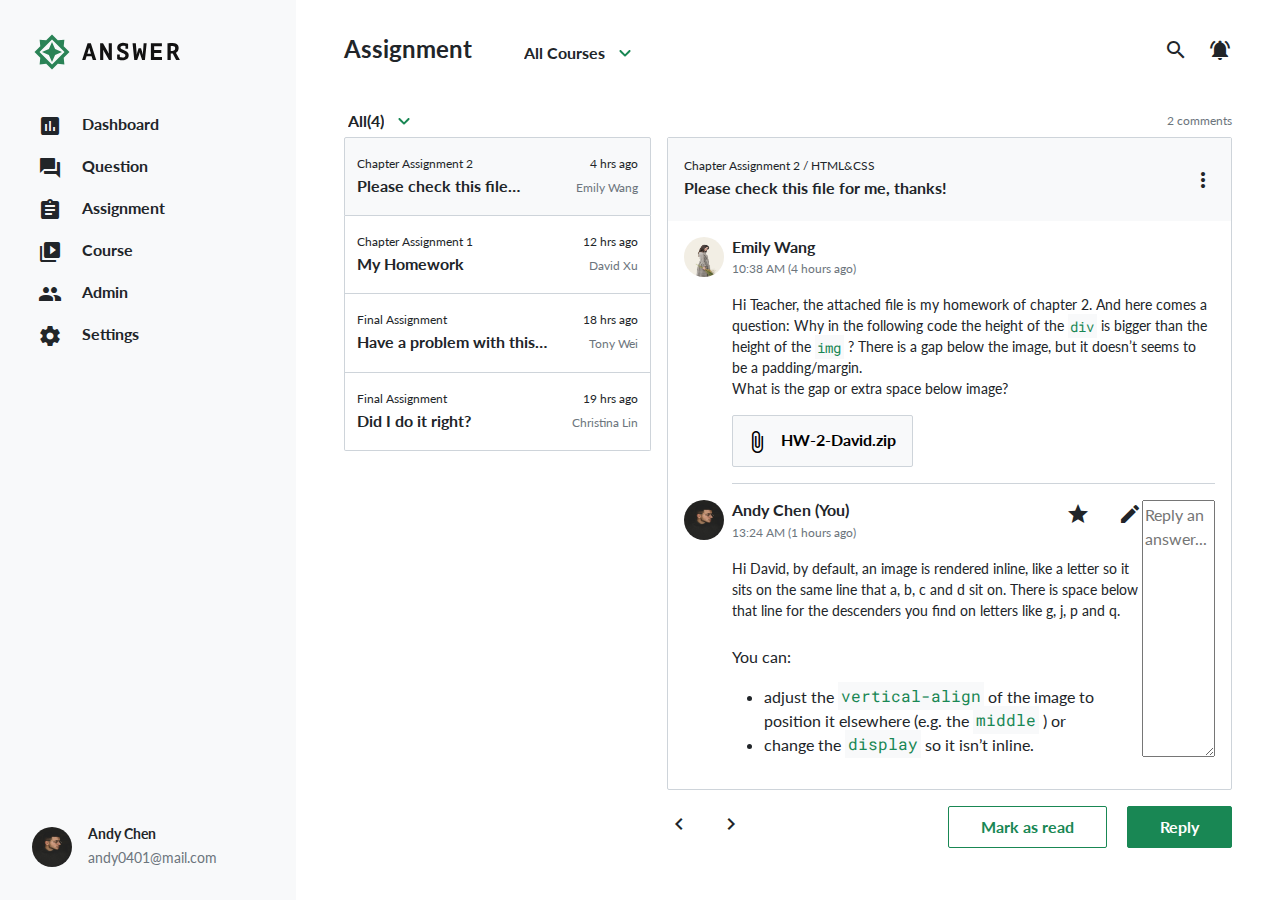
<file: index.html>
<!DOCTYPE html>
<html lang="en">

  <head>
    <meta charset="UTF-8">
    <meta name="viewport" content="width=device-width, initial-scale=1.0">
    <meta http-equiv="X-UA-Compatible" content="ie=edge">
    <title>Boostrap Index</title>
    <link href="https://fonts.googleapis.com/icon?family=Material+Icons"
      rel="stylesheet">
    <!-- 載入 bootstrap -->
    <!-- <link rel="stylesheet" href="./assets/style/bootstrap.css"> -->
    <link rel="stylesheet" href="./assets/style/all.css">
  </head>

  <body class="d-flex">
    <nav class="nav bg-light flex-column justify-content-between">
      <div>
        <h1 class="logo bg-cover-center my-6 ms-6" style="background-image: url(./assets/images/logo-ANSWER.svg);">
          <a href="./index.html" class="d-block w-100 h-100">
            <div class="visually-hidden">
              ANSWER
            </div>
          </a>
        </h1>
        <ul>
          <li>
            <a href="#" class="nav__item">
              <span class="material-icons me-4">
                poll
              </span>
              <span class="fw-bold">
                Dashboard
              </span>
            </a>
          </li>
          <li>
            <a href="#" class="nav__item">
              <span class="material-icons me-4">
                  question_answer
              </span>
              <span class="fw-bold">
                Question
              </span>
            </a>
          </li>
          <li>
            <a href="#" class="nav__item">
              <span class="material-icons me-4">
                assignment
              </span>
              <span class="fw-bold">
                Assignment
              </span>
            </a>
          </li>
          <li>
            <a href="#" class="nav__item">
              <span class="material-icons me-4">
                video_library
              </span>
              <span class="fw-bold">
                Course
              </span>
            </a>
          </li>
          <li>
            <a href="#" class="nav__item">
              <span class="material-icons me-4">
                group
                </span>
              <span class="fw-bold">
                Admin
              </span>
            </a>
          </li>
          <li>
            <a href="#" class="nav__item">
              <span class="material-icons me-4">
                settings
              </span>
              <span class="fw-bold">
                Settings
              </span>
            </a>
          </li>
        </ul>
      </div> 
      <div class="userCard ps-6 pb-6">
        <img src="./assets/images/andychen.jpeg" alt="Andy Chen" class="userCard__img">
        <div class="userCard__body">
          <h5 class="userCard__title">Andy Chen</h5>
          <p class="userCard__content mb-0">andy0401@mail.com</p>
        </div>
      </div>
    </nav>

    
<main class="container-fluid">
  <header class="d-flex justify-content-between align-items-center p-6 mb-7">
    <div class="d-flex align-items-center">
      <h2 class="fw-bold fs-3 lh-sm me-5">Assignment</h2>
      <select class="custom__select form-control fw-bold ms-5">
        <option value="all">All Courses</option>
      </select>
    </div>
    <div>
      <a href="#">
        <span class="material-icons me-4">
          search
        </span>
      </a>
      <a href="#">
        <span class="material-icons">
          notifications_active
        </span>
      </a>
    </div>
  </header>
  <section class="row mx-4">
    <aside class="col-md-4">
      <div class="me-n-6">
        <select class="custom__select form-control fw-bold">
          <option value="4">All(4)</option>
        </select>
        <ul class="list-group border-gray">
          <li class="list-group-item bg-light border-bottom border-gray p-3 d-flex">
            <div>
              <span class="fs-7 lh-lg">Chapter Assignment 2</span>
              <h3 class="fw-bold fs-5">Please check this file…</h3>
            </div>
            <div class="ms-auto text-end">
              <span class="fs-7 lh-lg">4 hrs ago</span>
              <div class="fs-7 lh-lg text-secondary">Emily Wang</div>
            </div>
          </li>
          <li class="list-group-item border-bottom border-gray p-3 d-flex">
            <div>
              <span class="fs-7 lh-lg">Chapter Assignment 1</span>
              <h3 class="fw-bold fs-5">My Homework</h3>
            </div>
            <div class="ms-auto text-end">
              <span class="fs-7 lh-lg">12 hrs ago</span>
              <div class="fs-7 lh-lg text-secondary">David Xu</div>
            </div>
          </li>
          <li class="list-group-item border-bottom border-gray p-3 d-flex">
            <div>
              <span class="fs-7 lh-lg">Final Assignment</span>
              <h3 class="fw-bold fs-5">Have a problem with this…</h3>
            </div>
            <div class="ms-auto text-end">
              <span class="fs-7 lh-lg">18 hrs ago</span>
              <div class="fs-7 lh-lg text-secondary">Tony Wei</div>
            </div>
          </li>
          <li class="list-group-item border-gray p-3 d-flex">
            <div>
              <span class="fs-7 lh-lg">Final Assignment</span>
              <h3 class="fw-bold fs-5">Did I do it right?</h3>
            </div>
            <div class="ms-auto text-end">
              <span class="fs-7 lh-lg">19 hrs ago</span>
              <div class="fs-7 lh-lg text-secondary">Christina Lin</div>
            </div>
          </li>
        </ul>
      </div>
    </aside>
    <div class="col-md-8">
      <div class="ps-4">
        <div class="text-end">
          <span class="fs-7 text-secondary lh-lg my-1 d-inline-block">2 comments</span>
        </div>
        <div class="card border-gray mb-4">
          <div class="card__header">
            <div>
              <div class="fs-7 lh-lg">Chapter Assignment 2 / HTML&CSS</div>
              <h3 class="fw-bold fs-5">Please check this file for me, thanks!</h3>
            </div>
            <a href="#" class="material-icons fs-3">
              more_vert
            </a>
          </div>
          <ul class="card__body">
            <li class="d-flex mb-4">
              <div class="me-2">
                <img src="./assets/images/emilywang.jpeg" alt="Emily Wang" 
                class="rounded-circle card__img">
              </div>
              <div class="border-bottom border-gray pb-4">
                  <h4 class="fw-bold fs-5 mb-1">Emily Wang</h4>
                  <p class="text-secondary fs-7">
                    10:38 AM (4 hours ago)
                  </p>
                  <p class="fs-6 mb-4">
                    Hi Teacher, the attached file is my homework of chapter 2. And here comes a question: Why in the following code the height of the 
                    <mark>div</mark> is bigger than the height of the <mark>img</mark> ? There is a gap below the image, but it doesn’t seems to be a padding/margin. <br>
                    What is the gap or extra space below image?
                  </p>
                  <a href="#" class="btn btn-light border-gray py-3 ps-3 pe-4" download="HW-2-David.zip">
                    <i class="material-icons me-2">
                      attach_file
                    </i>
                    <span class="fw-bold">
                      HW-2-David.zip
                    </span>
                  </a>
              </div>
            </li>
            <li class="d-flex position-relative">
              <img src="./assets/images/andychen.jpeg" alt="Andy Chen" 
                class="rounded-circle card__img me-2">
              <div>
                  <div class="d-flex justify-content-between">
                    <div>
                      <h4 class="fw-bold fs-5 mb-1">Andy Chen (You)</h4>
                      <p class="text-secondary fs-7">
                        13:24 AM (1 hours ago)
                      </p>
                    </div>
                    <div>
                      <a href="#" class="me-5">
                        <i class="material-icons">
                          grade
                        </i>
                      </a>
                      <a href="#" >
                        <i class="material-icons">
                          edit
                        </i>
                      </a>
                    </div>
                  </div>

                  <p class="fs-6 mb-5">
                    Hi David, by default, an image is rendered inline, like a letter so it sits on the same line that a, b, c and d sit on. There is space below that line for the descenders you find on letters like g, j, p and q. 
                  </p>
                  <p class="mb-4">
                    You can:
                  </p>
                  <ul class="list_style">
                    <li class="ms-4">adjust the <mark>vertical-align</mark> of the image to position it elsewhere (e.g. the <mark>middle</mark> ) or 　</li>
                    <li class="ms-4">change the <mark>display</mark> so it isn’t inline.</li>
                  </ul>
              </div>
              <textarea id="editor" placeholder="Reply an answer..."></textarea>
              <div class="ck-editor__button">
                <button class="btn btn-outline-primary fw-bold px-6 py-2" data-bs-toggle="collapse" data-bs-target=".ck">Cancel</button>
                <button class="btn btn-primary fw-bold px-6 py-2">Reply</button>
              </div>
            </li>
          </ul>
        </div>
        <footer class="d-flex justify-content-between align-items-center">
          <div>
            <a href="#" class="material-icons me-5">
                chevron_left
            </a>
            <a href="#" class="material-icons">
                chevron_right
            </a>
          </div>
          <div>
            <button class="btn btn-outline-primary fw-bold py-2 px-6 me-4">Mark as read</button>
            <button class="btn btn-primary fw-bold py-2 px-6" data-bs-toggle="collapse" data-bs-target=".ck">Reply</button>
          </div>
        </footer>
      </div>
    </div>
  </section>
</main>

<script src="https://cdn.ckeditor.com/ckeditor5/29.0.0/classic/ckeditor.js"></script>

    <script src="./assets/js/vendors.js"></script>
    <script src="./assets/js/all.js"></script>
  </body>

</html>
</file>
<file: assets/style/all.css>
@import url("https://fonts.googleapis.com/css2?family=Lato:wght@400;700&family=Roboto+Mono&display=swap");
.bg-cover-center {
  background-size: cover;
  background-position: center center;
}

.me-n-6 {
  margin-right: -2rem;
}

.list_style {
  list-style-type: disc;
  padding-left: 1rem;
}

/*!
 * Bootstrap v5.1.0 (https://getbootstrap.com/)
 * Copyright 2011-2021 The Bootstrap Authors
 * Copyright 2011-2021 Twitter, Inc.
 * Licensed under MIT (https://github.com/twbs/bootstrap/blob/main/LICENSE)
 */
:root {
  --bs-blue: #0d6efd;
  --bs-indigo: #6610f2;
  --bs-purple: #6f42c1;
  --bs-pink: #d63384;
  --bs-red: #dc3545;
  --bs-orange: #fd7e14;
  --bs-yellow: #ffc107;
  --bs-green: #198754;
  --bs-teal: #20c997;
  --bs-cyan: #0dcaf0;
  --bs-white: #fff;
  --bs-gray: #6c757d;
  --bs-gray-dark: #343a40;
  --bs-gray-100: #f8f9fa;
  --bs-gray-200: #e9ecef;
  --bs-gray-300: #dee2e6;
  --bs-gray-400: #ced4da;
  --bs-gray-500: #adb5bd;
  --bs-gray-600: #6c757d;
  --bs-gray-700: #495057;
  --bs-gray-800: #343a40;
  --bs-gray-900: #212529;
  --bs-primary: #198754;
  --bs-secondary: #6c757d;
  --bs-success: #198754;
  --bs-info: #0dcaf0;
  --bs-warning: #ffc107;
  --bs-danger: #dc3545;
  --bs-light: #f8f9fa;
  --bs-dark: #212529;
  --bs-gray: #ced4da;
  --bs-white: #fff;
  --bs-primary-rgb: 25, 135, 84;
  --bs-secondary-rgb: 108, 117, 125;
  --bs-success-rgb: 25, 135, 84;
  --bs-info-rgb: 13, 202, 240;
  --bs-warning-rgb: 255, 193, 7;
  --bs-danger-rgb: 220, 53, 69;
  --bs-light-rgb: 248, 249, 250;
  --bs-dark-rgb: 33, 37, 41;
  --bs-gray-rgb: 206, 212, 218;
  --bs-white-rgb: 255, 255, 255;
  --bs-white-rgb: 255, 255, 255;
  --bs-black-rgb: 0, 0, 0;
  --bs-body-rgb: 33, 37, 41;
  --bs-font-sans-serif: "Lato", system-ui, -apple-system, "Segoe UI", Roboto, "Helvetica Neue", Arial, "Noto Sans", "Liberation Sans", sans-serif, "Apple Color Emoji", "Segoe UI Emoji", "Segoe UI Symbol", "Noto Color Emoji";
  --bs-font-monospace: "Roboto Mono", SFMono-Regular, Menlo, Monaco, Consolas, "Liberation Mono", "Courier New", monospace;
  --bs-gradient: linear-gradient(180deg, rgba(255, 255, 255, 0.15), rgba(255, 255, 255, 0));
  --bs-body-font-family: var(--bs-font-sans-serif);
  --bs-body-font-size: 1rem;
  --bs-body-font-weight: 400;
  --bs-body-line-height: 1.5;
  --bs-body-color: #212529;
  --bs-body-bg: #fff;
}

*,
*::before,
*::after {
  -webkit-box-sizing: border-box;
          box-sizing: border-box;
}

@media (prefers-reduced-motion: no-preference) {
  :root {
    scroll-behavior: smooth;
  }
}

body {
  margin: 0;
  font-family: var(--bs-body-font-family);
  font-size: var(--bs-body-font-size);
  font-weight: var(--bs-body-font-weight);
  line-height: var(--bs-body-line-height);
  color: var(--bs-body-color);
  text-align: var(--bs-body-text-align);
  background-color: var(--bs-body-bg);
  -webkit-text-size-adjust: 100%;
  -webkit-tap-highlight-color: rgba(0, 0, 0, 0);
}

hr {
  margin: 1rem 0;
  color: inherit;
  background-color: currentColor;
  border: 0;
  opacity: 0.25;
}

hr:not([size]) {
  height: 1px;
}

h1, .h1, h2, .h2, h3, .h3, h4, .h4, h5, .h5, h6, .h6 {
  margin-top: 0;
  margin-bottom: 0.5rem;
  font-weight: 500;
  line-height: 1.2;
}

h1, .h1 {
  font-size: calc(1.375rem + 1.5vw);
}

@media (min-width: 1200px) {
  h1, .h1 {
    font-size: 2.5rem;
  }
}

h2, .h2 {
  font-size: calc(1.325rem + 0.9vw);
}

@media (min-width: 1200px) {
  h2, .h2 {
    font-size: 2rem;
  }
}

h3, .h3 {
  font-size: calc(1.275rem + 0.3vw);
}

@media (min-width: 1200px) {
  h3, .h3 {
    font-size: 1.5rem;
  }
}

h4, .h4 {
  font-size: 1rem;
}

h5, .h5 {
  font-size: 0.875rem;
}

h6, .h6 {
  font-size: 0.75rem;
}

p {
  margin-top: 0;
  margin-bottom: 1rem;
}

abbr[title],
abbr[data-bs-original-title] {
  -webkit-text-decoration: underline dotted;
          text-decoration: underline dotted;
  cursor: help;
  -webkit-text-decoration-skip-ink: none;
          text-decoration-skip-ink: none;
}

address {
  margin-bottom: 1rem;
  font-style: normal;
  line-height: inherit;
}

ol,
ul {
  padding-left: 2rem;
}

ol,
ul,
dl {
  margin-top: 0;
  margin-bottom: 1rem;
}

ol ol,
ul ul,
ol ul,
ul ol {
  margin-bottom: 0;
}

dt {
  font-weight: 700;
}

dd {
  margin-bottom: .5rem;
  margin-left: 0;
}

blockquote {
  margin: 0 0 1rem;
}

b,
strong {
  font-weight: bolder;
}

small, .small {
  font-size: 0.875em;
}

mark, .mark {
  padding: 0.2em;
  background-color: #fcf8e3;
}

sub,
sup {
  position: relative;
  font-size: 0.75em;
  line-height: 0;
  vertical-align: baseline;
}

sub {
  bottom: -.25em;
}

sup {
  top: -.5em;
}

a {
  color: #198754;
  text-decoration: underline;
}

a:hover {
  color: #146c43;
}

a:not([href]):not([class]), a:not([href]):not([class]):hover {
  color: inherit;
  text-decoration: none;
}

pre,
code,
kbd,
samp {
  font-family: var(--bs-font-monospace);
  font-size: 1em;
  direction: ltr /* rtl:ignore */;
  unicode-bidi: bidi-override;
}

pre {
  display: block;
  margin-top: 0;
  margin-bottom: 1rem;
  overflow: auto;
  font-size: 0.875em;
}

pre code {
  font-size: inherit;
  color: inherit;
  word-break: normal;
}

code {
  font-size: 0.875em;
  color: #d63384;
  word-wrap: break-word;
}

a > code {
  color: inherit;
}

kbd {
  padding: 0.2rem 0.4rem;
  font-size: 0.875em;
  color: #fff;
  background-color: #212529;
  border-radius: 0.2rem;
}

kbd kbd {
  padding: 0;
  font-size: 1em;
  font-weight: 700;
}

figure {
  margin: 0 0 1rem;
}

img,
svg {
  vertical-align: middle;
}

table {
  caption-side: bottom;
  border-collapse: collapse;
}

caption {
  padding-top: 0.5rem;
  padding-bottom: 0.5rem;
  color: #6c757d;
  text-align: left;
}

th {
  text-align: inherit;
  text-align: -webkit-match-parent;
}

thead,
tbody,
tfoot,
tr,
td,
th {
  border-color: inherit;
  border-style: solid;
  border-width: 0;
}

label {
  display: inline-block;
}

button {
  border-radius: 0;
}

button:focus:not(:focus-visible) {
  outline: 0;
}

input,
button,
select,
optgroup,
textarea {
  margin: 0;
  font-family: inherit;
  font-size: inherit;
  line-height: inherit;
}

button,
select {
  text-transform: none;
}

[role="button"] {
  cursor: pointer;
}

select {
  word-wrap: normal;
}

select:disabled {
  opacity: 1;
}

[list]::-webkit-calendar-picker-indicator {
  display: none;
}

button,
[type="button"],
[type="reset"],
[type="submit"] {
  -webkit-appearance: button;
}

button:not(:disabled),
[type="button"]:not(:disabled),
[type="reset"]:not(:disabled),
[type="submit"]:not(:disabled) {
  cursor: pointer;
}

::-moz-focus-inner {
  padding: 0;
  border-style: none;
}

textarea {
  resize: vertical;
}

fieldset {
  min-width: 0;
  padding: 0;
  margin: 0;
  border: 0;
}

legend {
  float: left;
  width: 100%;
  padding: 0;
  margin-bottom: 0.5rem;
  font-size: calc(1.275rem + 0.3vw);
  line-height: inherit;
}

@media (min-width: 1200px) {
  legend {
    font-size: 1.5rem;
  }
}

legend + * {
  clear: left;
}

::-webkit-datetime-edit-fields-wrapper,
::-webkit-datetime-edit-text,
::-webkit-datetime-edit-minute,
::-webkit-datetime-edit-hour-field,
::-webkit-datetime-edit-day-field,
::-webkit-datetime-edit-month-field,
::-webkit-datetime-edit-year-field {
  padding: 0;
}

::-webkit-inner-spin-button {
  height: auto;
}

[type="search"] {
  outline-offset: -2px;
  -webkit-appearance: textfield;
}

/* rtl:raw:
[type="tel"],
[type="url"],
[type="email"],
[type="number"] {
  direction: ltr;
}
*/
::-webkit-search-decoration {
  -webkit-appearance: none;
}

::-webkit-color-swatch-wrapper {
  padding: 0;
}

::file-selector-button {
  font: inherit;
}

::-webkit-file-upload-button {
  font: inherit;
  -webkit-appearance: button;
}

output {
  display: inline-block;
}

iframe {
  border: 0;
}

summary {
  display: list-item;
  cursor: pointer;
}

progress {
  vertical-align: baseline;
}

[hidden] {
  display: none !important;
}

.lead {
  font-size: 1.25rem;
  font-weight: 300;
}

.display-1 {
  font-size: calc(1.625rem + 4.5vw);
  font-weight: 300;
  line-height: 1.2;
}

@media (min-width: 1200px) {
  .display-1 {
    font-size: 5rem;
  }
}

.display-2 {
  font-size: calc(1.575rem + 3.9vw);
  font-weight: 300;
  line-height: 1.2;
}

@media (min-width: 1200px) {
  .display-2 {
    font-size: 4.5rem;
  }
}

.display-3 {
  font-size: calc(1.525rem + 3.3vw);
  font-weight: 300;
  line-height: 1.2;
}

@media (min-width: 1200px) {
  .display-3 {
    font-size: 4rem;
  }
}

.display-4 {
  font-size: calc(1.475rem + 2.7vw);
  font-weight: 300;
  line-height: 1.2;
}

@media (min-width: 1200px) {
  .display-4 {
    font-size: 3.5rem;
  }
}

.display-5 {
  font-size: calc(1.425rem + 2.1vw);
  font-weight: 300;
  line-height: 1.2;
}

@media (min-width: 1200px) {
  .display-5 {
    font-size: 3rem;
  }
}

.display-6 {
  font-size: calc(1.375rem + 1.5vw);
  font-weight: 300;
  line-height: 1.2;
}

@media (min-width: 1200px) {
  .display-6 {
    font-size: 2.5rem;
  }
}

.list-unstyled {
  padding-left: 0;
  list-style: none;
}

.list-inline {
  padding-left: 0;
  list-style: none;
}

.list-inline-item {
  display: inline-block;
}

.list-inline-item:not(:last-child) {
  margin-right: 0.5rem;
}

.initialism {
  font-size: 0.875em;
  text-transform: uppercase;
}

.blockquote {
  margin-bottom: 1rem;
  font-size: 1.25rem;
}

.blockquote > :last-child {
  margin-bottom: 0;
}

.blockquote-footer {
  margin-top: -1rem;
  margin-bottom: 1rem;
  font-size: 0.875em;
  color: #6c757d;
}

.blockquote-footer::before {
  content: "\2014\00A0";
}

.img-fluid {
  max-width: 100%;
  height: auto;
}

.img-thumbnail {
  padding: 0.25rem;
  background-color: #fff;
  border: 1px solid #dee2e6;
  border-radius: 0.125rem;
  max-width: 100%;
  height: auto;
}

.figure {
  display: inline-block;
}

.figure-img {
  margin-bottom: 0.5rem;
  line-height: 1;
}

.figure-caption {
  font-size: 0.875em;
  color: #6c757d;
}

.container,
.container-fluid,
.container-sm,
.container-md,
.container-lg,
.container-xl,
.container-xxl {
  width: 100%;
  padding-right: var(--bs-gutter-x, 1rem);
  padding-left: var(--bs-gutter-x, 1rem);
  margin-right: auto;
  margin-left: auto;
}

@media (min-width: 576px) {
  .container, .container-sm {
    max-width: 540px;
  }
}

@media (min-width: 768px) {
  .container, .container-sm, .container-md {
    max-width: 720px;
  }
}

@media (min-width: 992px) {
  .container, .container-sm, .container-md, .container-lg {
    max-width: 960px;
  }
}

@media (min-width: 1200px) {
  .container, .container-sm, .container-md, .container-lg, .container-xl {
    max-width: 1140px;
  }
}

@media (min-width: 1400px) {
  .container, .container-sm, .container-md, .container-lg, .container-xl, .container-xxl {
    max-width: 1320px;
  }
}

.row {
  --bs-gutter-x: 2rem;
  --bs-gutter-y: 0;
  display: -webkit-box;
  display: -ms-flexbox;
  display: flex;
  -ms-flex-wrap: wrap;
      flex-wrap: wrap;
  margin-top: calc(var(--bs-gutter-y) * -1);
  margin-right: calc(var(--bs-gutter-x) * -.5);
  margin-left: calc(var(--bs-gutter-x) * -.5);
}

.row > * {
  -ms-flex-negative: 0;
      flex-shrink: 0;
  width: 100%;
  max-width: 100%;
  padding-right: calc(var(--bs-gutter-x) * .5);
  padding-left: calc(var(--bs-gutter-x) * .5);
  margin-top: var(--bs-gutter-y);
}

.col {
  -webkit-box-flex: 1;
      -ms-flex: 1 0 0%;
          flex: 1 0 0%;
}

.row-cols-auto > * {
  -webkit-box-flex: 0;
      -ms-flex: 0 0 auto;
          flex: 0 0 auto;
  width: auto;
}

.row-cols-1 > * {
  -webkit-box-flex: 0;
      -ms-flex: 0 0 auto;
          flex: 0 0 auto;
  width: 100%;
}

.row-cols-2 > * {
  -webkit-box-flex: 0;
      -ms-flex: 0 0 auto;
          flex: 0 0 auto;
  width: 50%;
}

.row-cols-3 > * {
  -webkit-box-flex: 0;
      -ms-flex: 0 0 auto;
          flex: 0 0 auto;
  width: 33.33333%;
}

.row-cols-4 > * {
  -webkit-box-flex: 0;
      -ms-flex: 0 0 auto;
          flex: 0 0 auto;
  width: 25%;
}

.row-cols-5 > * {
  -webkit-box-flex: 0;
      -ms-flex: 0 0 auto;
          flex: 0 0 auto;
  width: 20%;
}

.row-cols-6 > * {
  -webkit-box-flex: 0;
      -ms-flex: 0 0 auto;
          flex: 0 0 auto;
  width: 16.66667%;
}

.col-auto {
  -webkit-box-flex: 0;
      -ms-flex: 0 0 auto;
          flex: 0 0 auto;
  width: auto;
}

.col-1 {
  -webkit-box-flex: 0;
      -ms-flex: 0 0 auto;
          flex: 0 0 auto;
  width: 8.33333%;
}

.col-2 {
  -webkit-box-flex: 0;
      -ms-flex: 0 0 auto;
          flex: 0 0 auto;
  width: 16.66667%;
}

.col-3 {
  -webkit-box-flex: 0;
      -ms-flex: 0 0 auto;
          flex: 0 0 auto;
  width: 25%;
}

.col-4 {
  -webkit-box-flex: 0;
      -ms-flex: 0 0 auto;
          flex: 0 0 auto;
  width: 33.33333%;
}

.col-5 {
  -webkit-box-flex: 0;
      -ms-flex: 0 0 auto;
          flex: 0 0 auto;
  width: 41.66667%;
}

.col-6 {
  -webkit-box-flex: 0;
      -ms-flex: 0 0 auto;
          flex: 0 0 auto;
  width: 50%;
}

.col-7 {
  -webkit-box-flex: 0;
      -ms-flex: 0 0 auto;
          flex: 0 0 auto;
  width: 58.33333%;
}

.col-8 {
  -webkit-box-flex: 0;
      -ms-flex: 0 0 auto;
          flex: 0 0 auto;
  width: 66.66667%;
}

.col-9 {
  -webkit-box-flex: 0;
      -ms-flex: 0 0 auto;
          flex: 0 0 auto;
  width: 75%;
}

.col-10 {
  -webkit-box-flex: 0;
      -ms-flex: 0 0 auto;
          flex: 0 0 auto;
  width: 83.33333%;
}

.col-11 {
  -webkit-box-flex: 0;
      -ms-flex: 0 0 auto;
          flex: 0 0 auto;
  width: 91.66667%;
}

.col-12 {
  -webkit-box-flex: 0;
      -ms-flex: 0 0 auto;
          flex: 0 0 auto;
  width: 100%;
}

.offset-1 {
  margin-left: 8.33333%;
}

.offset-2 {
  margin-left: 16.66667%;
}

.offset-3 {
  margin-left: 25%;
}

.offset-4 {
  margin-left: 33.33333%;
}

.offset-5 {
  margin-left: 41.66667%;
}

.offset-6 {
  margin-left: 50%;
}

.offset-7 {
  margin-left: 58.33333%;
}

.offset-8 {
  margin-left: 66.66667%;
}

.offset-9 {
  margin-left: 75%;
}

.offset-10 {
  margin-left: 83.33333%;
}

.offset-11 {
  margin-left: 91.66667%;
}

.g-0,
.gx-0 {
  --bs-gutter-x: 0;
}

.g-0,
.gy-0 {
  --bs-gutter-y: 0;
}

.g-1,
.gx-1 {
  --bs-gutter-x: 0.25rem;
}

.g-1,
.gy-1 {
  --bs-gutter-y: 0.25rem;
}

.g-2,
.gx-2 {
  --bs-gutter-x: 0.5rem;
}

.g-2,
.gy-2 {
  --bs-gutter-y: 0.5rem;
}

.g-3,
.gx-3 {
  --bs-gutter-x: 0.75rem;
}

.g-3,
.gy-3 {
  --bs-gutter-y: 0.75rem;
}

.g-4,
.gx-4 {
  --bs-gutter-x: 1rem;
}

.g-4,
.gy-4 {
  --bs-gutter-y: 1rem;
}

.g-5,
.gx-5 {
  --bs-gutter-x: 1.5rem;
}

.g-5,
.gy-5 {
  --bs-gutter-y: 1.5rem;
}

.g-6,
.gx-6 {
  --bs-gutter-x: 2rem;
}

.g-6,
.gy-6 {
  --bs-gutter-y: 2rem;
}

@media (min-width: 576px) {
  .col-sm {
    -webkit-box-flex: 1;
        -ms-flex: 1 0 0%;
            flex: 1 0 0%;
  }
  .row-cols-sm-auto > * {
    -webkit-box-flex: 0;
        -ms-flex: 0 0 auto;
            flex: 0 0 auto;
    width: auto;
  }
  .row-cols-sm-1 > * {
    -webkit-box-flex: 0;
        -ms-flex: 0 0 auto;
            flex: 0 0 auto;
    width: 100%;
  }
  .row-cols-sm-2 > * {
    -webkit-box-flex: 0;
        -ms-flex: 0 0 auto;
            flex: 0 0 auto;
    width: 50%;
  }
  .row-cols-sm-3 > * {
    -webkit-box-flex: 0;
        -ms-flex: 0 0 auto;
            flex: 0 0 auto;
    width: 33.33333%;
  }
  .row-cols-sm-4 > * {
    -webkit-box-flex: 0;
        -ms-flex: 0 0 auto;
            flex: 0 0 auto;
    width: 25%;
  }
  .row-cols-sm-5 > * {
    -webkit-box-flex: 0;
        -ms-flex: 0 0 auto;
            flex: 0 0 auto;
    width: 20%;
  }
  .row-cols-sm-6 > * {
    -webkit-box-flex: 0;
        -ms-flex: 0 0 auto;
            flex: 0 0 auto;
    width: 16.66667%;
  }
  .col-sm-auto {
    -webkit-box-flex: 0;
        -ms-flex: 0 0 auto;
            flex: 0 0 auto;
    width: auto;
  }
  .col-sm-1 {
    -webkit-box-flex: 0;
        -ms-flex: 0 0 auto;
            flex: 0 0 auto;
    width: 8.33333%;
  }
  .col-sm-2 {
    -webkit-box-flex: 0;
        -ms-flex: 0 0 auto;
            flex: 0 0 auto;
    width: 16.66667%;
  }
  .col-sm-3 {
    -webkit-box-flex: 0;
        -ms-flex: 0 0 auto;
            flex: 0 0 auto;
    width: 25%;
  }
  .col-sm-4 {
    -webkit-box-flex: 0;
        -ms-flex: 0 0 auto;
            flex: 0 0 auto;
    width: 33.33333%;
  }
  .col-sm-5 {
    -webkit-box-flex: 0;
        -ms-flex: 0 0 auto;
            flex: 0 0 auto;
    width: 41.66667%;
  }
  .col-sm-6 {
    -webkit-box-flex: 0;
        -ms-flex: 0 0 auto;
            flex: 0 0 auto;
    width: 50%;
  }
  .col-sm-7 {
    -webkit-box-flex: 0;
        -ms-flex: 0 0 auto;
            flex: 0 0 auto;
    width: 58.33333%;
  }
  .col-sm-8 {
    -webkit-box-flex: 0;
        -ms-flex: 0 0 auto;
            flex: 0 0 auto;
    width: 66.66667%;
  }
  .col-sm-9 {
    -webkit-box-flex: 0;
        -ms-flex: 0 0 auto;
            flex: 0 0 auto;
    width: 75%;
  }
  .col-sm-10 {
    -webkit-box-flex: 0;
        -ms-flex: 0 0 auto;
            flex: 0 0 auto;
    width: 83.33333%;
  }
  .col-sm-11 {
    -webkit-box-flex: 0;
        -ms-flex: 0 0 auto;
            flex: 0 0 auto;
    width: 91.66667%;
  }
  .col-sm-12 {
    -webkit-box-flex: 0;
        -ms-flex: 0 0 auto;
            flex: 0 0 auto;
    width: 100%;
  }
  .offset-sm-0 {
    margin-left: 0;
  }
  .offset-sm-1 {
    margin-left: 8.33333%;
  }
  .offset-sm-2 {
    margin-left: 16.66667%;
  }
  .offset-sm-3 {
    margin-left: 25%;
  }
  .offset-sm-4 {
    margin-left: 33.33333%;
  }
  .offset-sm-5 {
    margin-left: 41.66667%;
  }
  .offset-sm-6 {
    margin-left: 50%;
  }
  .offset-sm-7 {
    margin-left: 58.33333%;
  }
  .offset-sm-8 {
    margin-left: 66.66667%;
  }
  .offset-sm-9 {
    margin-left: 75%;
  }
  .offset-sm-10 {
    margin-left: 83.33333%;
  }
  .offset-sm-11 {
    margin-left: 91.66667%;
  }
  .g-sm-0,
  .gx-sm-0 {
    --bs-gutter-x: 0;
  }
  .g-sm-0,
  .gy-sm-0 {
    --bs-gutter-y: 0;
  }
  .g-sm-1,
  .gx-sm-1 {
    --bs-gutter-x: 0.25rem;
  }
  .g-sm-1,
  .gy-sm-1 {
    --bs-gutter-y: 0.25rem;
  }
  .g-sm-2,
  .gx-sm-2 {
    --bs-gutter-x: 0.5rem;
  }
  .g-sm-2,
  .gy-sm-2 {
    --bs-gutter-y: 0.5rem;
  }
  .g-sm-3,
  .gx-sm-3 {
    --bs-gutter-x: 0.75rem;
  }
  .g-sm-3,
  .gy-sm-3 {
    --bs-gutter-y: 0.75rem;
  }
  .g-sm-4,
  .gx-sm-4 {
    --bs-gutter-x: 1rem;
  }
  .g-sm-4,
  .gy-sm-4 {
    --bs-gutter-y: 1rem;
  }
  .g-sm-5,
  .gx-sm-5 {
    --bs-gutter-x: 1.5rem;
  }
  .g-sm-5,
  .gy-sm-5 {
    --bs-gutter-y: 1.5rem;
  }
  .g-sm-6,
  .gx-sm-6 {
    --bs-gutter-x: 2rem;
  }
  .g-sm-6,
  .gy-sm-6 {
    --bs-gutter-y: 2rem;
  }
}

@media (min-width: 768px) {
  .col-md {
    -webkit-box-flex: 1;
        -ms-flex: 1 0 0%;
            flex: 1 0 0%;
  }
  .row-cols-md-auto > * {
    -webkit-box-flex: 0;
        -ms-flex: 0 0 auto;
            flex: 0 0 auto;
    width: auto;
  }
  .row-cols-md-1 > * {
    -webkit-box-flex: 0;
        -ms-flex: 0 0 auto;
            flex: 0 0 auto;
    width: 100%;
  }
  .row-cols-md-2 > * {
    -webkit-box-flex: 0;
        -ms-flex: 0 0 auto;
            flex: 0 0 auto;
    width: 50%;
  }
  .row-cols-md-3 > * {
    -webkit-box-flex: 0;
        -ms-flex: 0 0 auto;
            flex: 0 0 auto;
    width: 33.33333%;
  }
  .row-cols-md-4 > * {
    -webkit-box-flex: 0;
        -ms-flex: 0 0 auto;
            flex: 0 0 auto;
    width: 25%;
  }
  .row-cols-md-5 > * {
    -webkit-box-flex: 0;
        -ms-flex: 0 0 auto;
            flex: 0 0 auto;
    width: 20%;
  }
  .row-cols-md-6 > * {
    -webkit-box-flex: 0;
        -ms-flex: 0 0 auto;
            flex: 0 0 auto;
    width: 16.66667%;
  }
  .col-md-auto {
    -webkit-box-flex: 0;
        -ms-flex: 0 0 auto;
            flex: 0 0 auto;
    width: auto;
  }
  .col-md-1 {
    -webkit-box-flex: 0;
        -ms-flex: 0 0 auto;
            flex: 0 0 auto;
    width: 8.33333%;
  }
  .col-md-2 {
    -webkit-box-flex: 0;
        -ms-flex: 0 0 auto;
            flex: 0 0 auto;
    width: 16.66667%;
  }
  .col-md-3 {
    -webkit-box-flex: 0;
        -ms-flex: 0 0 auto;
            flex: 0 0 auto;
    width: 25%;
  }
  .col-md-4 {
    -webkit-box-flex: 0;
        -ms-flex: 0 0 auto;
            flex: 0 0 auto;
    width: 33.33333%;
  }
  .col-md-5 {
    -webkit-box-flex: 0;
        -ms-flex: 0 0 auto;
            flex: 0 0 auto;
    width: 41.66667%;
  }
  .col-md-6 {
    -webkit-box-flex: 0;
        -ms-flex: 0 0 auto;
            flex: 0 0 auto;
    width: 50%;
  }
  .col-md-7 {
    -webkit-box-flex: 0;
        -ms-flex: 0 0 auto;
            flex: 0 0 auto;
    width: 58.33333%;
  }
  .col-md-8 {
    -webkit-box-flex: 0;
        -ms-flex: 0 0 auto;
            flex: 0 0 auto;
    width: 66.66667%;
  }
  .col-md-9 {
    -webkit-box-flex: 0;
        -ms-flex: 0 0 auto;
            flex: 0 0 auto;
    width: 75%;
  }
  .col-md-10 {
    -webkit-box-flex: 0;
        -ms-flex: 0 0 auto;
            flex: 0 0 auto;
    width: 83.33333%;
  }
  .col-md-11 {
    -webkit-box-flex: 0;
        -ms-flex: 0 0 auto;
            flex: 0 0 auto;
    width: 91.66667%;
  }
  .col-md-12 {
    -webkit-box-flex: 0;
        -ms-flex: 0 0 auto;
            flex: 0 0 auto;
    width: 100%;
  }
  .offset-md-0 {
    margin-left: 0;
  }
  .offset-md-1 {
    margin-left: 8.33333%;
  }
  .offset-md-2 {
    margin-left: 16.66667%;
  }
  .offset-md-3 {
    margin-left: 25%;
  }
  .offset-md-4 {
    margin-left: 33.33333%;
  }
  .offset-md-5 {
    margin-left: 41.66667%;
  }
  .offset-md-6 {
    margin-left: 50%;
  }
  .offset-md-7 {
    margin-left: 58.33333%;
  }
  .offset-md-8 {
    margin-left: 66.66667%;
  }
  .offset-md-9 {
    margin-left: 75%;
  }
  .offset-md-10 {
    margin-left: 83.33333%;
  }
  .offset-md-11 {
    margin-left: 91.66667%;
  }
  .g-md-0,
  .gx-md-0 {
    --bs-gutter-x: 0;
  }
  .g-md-0,
  .gy-md-0 {
    --bs-gutter-y: 0;
  }
  .g-md-1,
  .gx-md-1 {
    --bs-gutter-x: 0.25rem;
  }
  .g-md-1,
  .gy-md-1 {
    --bs-gutter-y: 0.25rem;
  }
  .g-md-2,
  .gx-md-2 {
    --bs-gutter-x: 0.5rem;
  }
  .g-md-2,
  .gy-md-2 {
    --bs-gutter-y: 0.5rem;
  }
  .g-md-3,
  .gx-md-3 {
    --bs-gutter-x: 0.75rem;
  }
  .g-md-3,
  .gy-md-3 {
    --bs-gutter-y: 0.75rem;
  }
  .g-md-4,
  .gx-md-4 {
    --bs-gutter-x: 1rem;
  }
  .g-md-4,
  .gy-md-4 {
    --bs-gutter-y: 1rem;
  }
  .g-md-5,
  .gx-md-5 {
    --bs-gutter-x: 1.5rem;
  }
  .g-md-5,
  .gy-md-5 {
    --bs-gutter-y: 1.5rem;
  }
  .g-md-6,
  .gx-md-6 {
    --bs-gutter-x: 2rem;
  }
  .g-md-6,
  .gy-md-6 {
    --bs-gutter-y: 2rem;
  }
}

@media (min-width: 992px) {
  .col-lg {
    -webkit-box-flex: 1;
        -ms-flex: 1 0 0%;
            flex: 1 0 0%;
  }
  .row-cols-lg-auto > * {
    -webkit-box-flex: 0;
        -ms-flex: 0 0 auto;
            flex: 0 0 auto;
    width: auto;
  }
  .row-cols-lg-1 > * {
    -webkit-box-flex: 0;
        -ms-flex: 0 0 auto;
            flex: 0 0 auto;
    width: 100%;
  }
  .row-cols-lg-2 > * {
    -webkit-box-flex: 0;
        -ms-flex: 0 0 auto;
            flex: 0 0 auto;
    width: 50%;
  }
  .row-cols-lg-3 > * {
    -webkit-box-flex: 0;
        -ms-flex: 0 0 auto;
            flex: 0 0 auto;
    width: 33.33333%;
  }
  .row-cols-lg-4 > * {
    -webkit-box-flex: 0;
        -ms-flex: 0 0 auto;
            flex: 0 0 auto;
    width: 25%;
  }
  .row-cols-lg-5 > * {
    -webkit-box-flex: 0;
        -ms-flex: 0 0 auto;
            flex: 0 0 auto;
    width: 20%;
  }
  .row-cols-lg-6 > * {
    -webkit-box-flex: 0;
        -ms-flex: 0 0 auto;
            flex: 0 0 auto;
    width: 16.66667%;
  }
  .col-lg-auto {
    -webkit-box-flex: 0;
        -ms-flex: 0 0 auto;
            flex: 0 0 auto;
    width: auto;
  }
  .col-lg-1 {
    -webkit-box-flex: 0;
        -ms-flex: 0 0 auto;
            flex: 0 0 auto;
    width: 8.33333%;
  }
  .col-lg-2 {
    -webkit-box-flex: 0;
        -ms-flex: 0 0 auto;
            flex: 0 0 auto;
    width: 16.66667%;
  }
  .col-lg-3 {
    -webkit-box-flex: 0;
        -ms-flex: 0 0 auto;
            flex: 0 0 auto;
    width: 25%;
  }
  .col-lg-4 {
    -webkit-box-flex: 0;
        -ms-flex: 0 0 auto;
            flex: 0 0 auto;
    width: 33.33333%;
  }
  .col-lg-5 {
    -webkit-box-flex: 0;
        -ms-flex: 0 0 auto;
            flex: 0 0 auto;
    width: 41.66667%;
  }
  .col-lg-6 {
    -webkit-box-flex: 0;
        -ms-flex: 0 0 auto;
            flex: 0 0 auto;
    width: 50%;
  }
  .col-lg-7 {
    -webkit-box-flex: 0;
        -ms-flex: 0 0 auto;
            flex: 0 0 auto;
    width: 58.33333%;
  }
  .col-lg-8 {
    -webkit-box-flex: 0;
        -ms-flex: 0 0 auto;
            flex: 0 0 auto;
    width: 66.66667%;
  }
  .col-lg-9 {
    -webkit-box-flex: 0;
        -ms-flex: 0 0 auto;
            flex: 0 0 auto;
    width: 75%;
  }
  .col-lg-10 {
    -webkit-box-flex: 0;
        -ms-flex: 0 0 auto;
            flex: 0 0 auto;
    width: 83.33333%;
  }
  .col-lg-11 {
    -webkit-box-flex: 0;
        -ms-flex: 0 0 auto;
            flex: 0 0 auto;
    width: 91.66667%;
  }
  .col-lg-12 {
    -webkit-box-flex: 0;
        -ms-flex: 0 0 auto;
            flex: 0 0 auto;
    width: 100%;
  }
  .offset-lg-0 {
    margin-left: 0;
  }
  .offset-lg-1 {
    margin-left: 8.33333%;
  }
  .offset-lg-2 {
    margin-left: 16.66667%;
  }
  .offset-lg-3 {
    margin-left: 25%;
  }
  .offset-lg-4 {
    margin-left: 33.33333%;
  }
  .offset-lg-5 {
    margin-left: 41.66667%;
  }
  .offset-lg-6 {
    margin-left: 50%;
  }
  .offset-lg-7 {
    margin-left: 58.33333%;
  }
  .offset-lg-8 {
    margin-left: 66.66667%;
  }
  .offset-lg-9 {
    margin-left: 75%;
  }
  .offset-lg-10 {
    margin-left: 83.33333%;
  }
  .offset-lg-11 {
    margin-left: 91.66667%;
  }
  .g-lg-0,
  .gx-lg-0 {
    --bs-gutter-x: 0;
  }
  .g-lg-0,
  .gy-lg-0 {
    --bs-gutter-y: 0;
  }
  .g-lg-1,
  .gx-lg-1 {
    --bs-gutter-x: 0.25rem;
  }
  .g-lg-1,
  .gy-lg-1 {
    --bs-gutter-y: 0.25rem;
  }
  .g-lg-2,
  .gx-lg-2 {
    --bs-gutter-x: 0.5rem;
  }
  .g-lg-2,
  .gy-lg-2 {
    --bs-gutter-y: 0.5rem;
  }
  .g-lg-3,
  .gx-lg-3 {
    --bs-gutter-x: 0.75rem;
  }
  .g-lg-3,
  .gy-lg-3 {
    --bs-gutter-y: 0.75rem;
  }
  .g-lg-4,
  .gx-lg-4 {
    --bs-gutter-x: 1rem;
  }
  .g-lg-4,
  .gy-lg-4 {
    --bs-gutter-y: 1rem;
  }
  .g-lg-5,
  .gx-lg-5 {
    --bs-gutter-x: 1.5rem;
  }
  .g-lg-5,
  .gy-lg-5 {
    --bs-gutter-y: 1.5rem;
  }
  .g-lg-6,
  .gx-lg-6 {
    --bs-gutter-x: 2rem;
  }
  .g-lg-6,
  .gy-lg-6 {
    --bs-gutter-y: 2rem;
  }
}

@media (min-width: 1200px) {
  .col-xl {
    -webkit-box-flex: 1;
        -ms-flex: 1 0 0%;
            flex: 1 0 0%;
  }
  .row-cols-xl-auto > * {
    -webkit-box-flex: 0;
        -ms-flex: 0 0 auto;
            flex: 0 0 auto;
    width: auto;
  }
  .row-cols-xl-1 > * {
    -webkit-box-flex: 0;
        -ms-flex: 0 0 auto;
            flex: 0 0 auto;
    width: 100%;
  }
  .row-cols-xl-2 > * {
    -webkit-box-flex: 0;
        -ms-flex: 0 0 auto;
            flex: 0 0 auto;
    width: 50%;
  }
  .row-cols-xl-3 > * {
    -webkit-box-flex: 0;
        -ms-flex: 0 0 auto;
            flex: 0 0 auto;
    width: 33.33333%;
  }
  .row-cols-xl-4 > * {
    -webkit-box-flex: 0;
        -ms-flex: 0 0 auto;
            flex: 0 0 auto;
    width: 25%;
  }
  .row-cols-xl-5 > * {
    -webkit-box-flex: 0;
        -ms-flex: 0 0 auto;
            flex: 0 0 auto;
    width: 20%;
  }
  .row-cols-xl-6 > * {
    -webkit-box-flex: 0;
        -ms-flex: 0 0 auto;
            flex: 0 0 auto;
    width: 16.66667%;
  }
  .col-xl-auto {
    -webkit-box-flex: 0;
        -ms-flex: 0 0 auto;
            flex: 0 0 auto;
    width: auto;
  }
  .col-xl-1 {
    -webkit-box-flex: 0;
        -ms-flex: 0 0 auto;
            flex: 0 0 auto;
    width: 8.33333%;
  }
  .col-xl-2 {
    -webkit-box-flex: 0;
        -ms-flex: 0 0 auto;
            flex: 0 0 auto;
    width: 16.66667%;
  }
  .col-xl-3 {
    -webkit-box-flex: 0;
        -ms-flex: 0 0 auto;
            flex: 0 0 auto;
    width: 25%;
  }
  .col-xl-4 {
    -webkit-box-flex: 0;
        -ms-flex: 0 0 auto;
            flex: 0 0 auto;
    width: 33.33333%;
  }
  .col-xl-5 {
    -webkit-box-flex: 0;
        -ms-flex: 0 0 auto;
            flex: 0 0 auto;
    width: 41.66667%;
  }
  .col-xl-6 {
    -webkit-box-flex: 0;
        -ms-flex: 0 0 auto;
            flex: 0 0 auto;
    width: 50%;
  }
  .col-xl-7 {
    -webkit-box-flex: 0;
        -ms-flex: 0 0 auto;
            flex: 0 0 auto;
    width: 58.33333%;
  }
  .col-xl-8 {
    -webkit-box-flex: 0;
        -ms-flex: 0 0 auto;
            flex: 0 0 auto;
    width: 66.66667%;
  }
  .col-xl-9 {
    -webkit-box-flex: 0;
        -ms-flex: 0 0 auto;
            flex: 0 0 auto;
    width: 75%;
  }
  .col-xl-10 {
    -webkit-box-flex: 0;
        -ms-flex: 0 0 auto;
            flex: 0 0 auto;
    width: 83.33333%;
  }
  .col-xl-11 {
    -webkit-box-flex: 0;
        -ms-flex: 0 0 auto;
            flex: 0 0 auto;
    width: 91.66667%;
  }
  .col-xl-12 {
    -webkit-box-flex: 0;
        -ms-flex: 0 0 auto;
            flex: 0 0 auto;
    width: 100%;
  }
  .offset-xl-0 {
    margin-left: 0;
  }
  .offset-xl-1 {
    margin-left: 8.33333%;
  }
  .offset-xl-2 {
    margin-left: 16.66667%;
  }
  .offset-xl-3 {
    margin-left: 25%;
  }
  .offset-xl-4 {
    margin-left: 33.33333%;
  }
  .offset-xl-5 {
    margin-left: 41.66667%;
  }
  .offset-xl-6 {
    margin-left: 50%;
  }
  .offset-xl-7 {
    margin-left: 58.33333%;
  }
  .offset-xl-8 {
    margin-left: 66.66667%;
  }
  .offset-xl-9 {
    margin-left: 75%;
  }
  .offset-xl-10 {
    margin-left: 83.33333%;
  }
  .offset-xl-11 {
    margin-left: 91.66667%;
  }
  .g-xl-0,
  .gx-xl-0 {
    --bs-gutter-x: 0;
  }
  .g-xl-0,
  .gy-xl-0 {
    --bs-gutter-y: 0;
  }
  .g-xl-1,
  .gx-xl-1 {
    --bs-gutter-x: 0.25rem;
  }
  .g-xl-1,
  .gy-xl-1 {
    --bs-gutter-y: 0.25rem;
  }
  .g-xl-2,
  .gx-xl-2 {
    --bs-gutter-x: 0.5rem;
  }
  .g-xl-2,
  .gy-xl-2 {
    --bs-gutter-y: 0.5rem;
  }
  .g-xl-3,
  .gx-xl-3 {
    --bs-gutter-x: 0.75rem;
  }
  .g-xl-3,
  .gy-xl-3 {
    --bs-gutter-y: 0.75rem;
  }
  .g-xl-4,
  .gx-xl-4 {
    --bs-gutter-x: 1rem;
  }
  .g-xl-4,
  .gy-xl-4 {
    --bs-gutter-y: 1rem;
  }
  .g-xl-5,
  .gx-xl-5 {
    --bs-gutter-x: 1.5rem;
  }
  .g-xl-5,
  .gy-xl-5 {
    --bs-gutter-y: 1.5rem;
  }
  .g-xl-6,
  .gx-xl-6 {
    --bs-gutter-x: 2rem;
  }
  .g-xl-6,
  .gy-xl-6 {
    --bs-gutter-y: 2rem;
  }
}

@media (min-width: 1400px) {
  .col-xxl {
    -webkit-box-flex: 1;
        -ms-flex: 1 0 0%;
            flex: 1 0 0%;
  }
  .row-cols-xxl-auto > * {
    -webkit-box-flex: 0;
        -ms-flex: 0 0 auto;
            flex: 0 0 auto;
    width: auto;
  }
  .row-cols-xxl-1 > * {
    -webkit-box-flex: 0;
        -ms-flex: 0 0 auto;
            flex: 0 0 auto;
    width: 100%;
  }
  .row-cols-xxl-2 > * {
    -webkit-box-flex: 0;
        -ms-flex: 0 0 auto;
            flex: 0 0 auto;
    width: 50%;
  }
  .row-cols-xxl-3 > * {
    -webkit-box-flex: 0;
        -ms-flex: 0 0 auto;
            flex: 0 0 auto;
    width: 33.33333%;
  }
  .row-cols-xxl-4 > * {
    -webkit-box-flex: 0;
        -ms-flex: 0 0 auto;
            flex: 0 0 auto;
    width: 25%;
  }
  .row-cols-xxl-5 > * {
    -webkit-box-flex: 0;
        -ms-flex: 0 0 auto;
            flex: 0 0 auto;
    width: 20%;
  }
  .row-cols-xxl-6 > * {
    -webkit-box-flex: 0;
        -ms-flex: 0 0 auto;
            flex: 0 0 auto;
    width: 16.66667%;
  }
  .col-xxl-auto {
    -webkit-box-flex: 0;
        -ms-flex: 0 0 auto;
            flex: 0 0 auto;
    width: auto;
  }
  .col-xxl-1 {
    -webkit-box-flex: 0;
        -ms-flex: 0 0 auto;
            flex: 0 0 auto;
    width: 8.33333%;
  }
  .col-xxl-2 {
    -webkit-box-flex: 0;
        -ms-flex: 0 0 auto;
            flex: 0 0 auto;
    width: 16.66667%;
  }
  .col-xxl-3 {
    -webkit-box-flex: 0;
        -ms-flex: 0 0 auto;
            flex: 0 0 auto;
    width: 25%;
  }
  .col-xxl-4 {
    -webkit-box-flex: 0;
        -ms-flex: 0 0 auto;
            flex: 0 0 auto;
    width: 33.33333%;
  }
  .col-xxl-5 {
    -webkit-box-flex: 0;
        -ms-flex: 0 0 auto;
            flex: 0 0 auto;
    width: 41.66667%;
  }
  .col-xxl-6 {
    -webkit-box-flex: 0;
        -ms-flex: 0 0 auto;
            flex: 0 0 auto;
    width: 50%;
  }
  .col-xxl-7 {
    -webkit-box-flex: 0;
        -ms-flex: 0 0 auto;
            flex: 0 0 auto;
    width: 58.33333%;
  }
  .col-xxl-8 {
    -webkit-box-flex: 0;
        -ms-flex: 0 0 auto;
            flex: 0 0 auto;
    width: 66.66667%;
  }
  .col-xxl-9 {
    -webkit-box-flex: 0;
        -ms-flex: 0 0 auto;
            flex: 0 0 auto;
    width: 75%;
  }
  .col-xxl-10 {
    -webkit-box-flex: 0;
        -ms-flex: 0 0 auto;
            flex: 0 0 auto;
    width: 83.33333%;
  }
  .col-xxl-11 {
    -webkit-box-flex: 0;
        -ms-flex: 0 0 auto;
            flex: 0 0 auto;
    width: 91.66667%;
  }
  .col-xxl-12 {
    -webkit-box-flex: 0;
        -ms-flex: 0 0 auto;
            flex: 0 0 auto;
    width: 100%;
  }
  .offset-xxl-0 {
    margin-left: 0;
  }
  .offset-xxl-1 {
    margin-left: 8.33333%;
  }
  .offset-xxl-2 {
    margin-left: 16.66667%;
  }
  .offset-xxl-3 {
    margin-left: 25%;
  }
  .offset-xxl-4 {
    margin-left: 33.33333%;
  }
  .offset-xxl-5 {
    margin-left: 41.66667%;
  }
  .offset-xxl-6 {
    margin-left: 50%;
  }
  .offset-xxl-7 {
    margin-left: 58.33333%;
  }
  .offset-xxl-8 {
    margin-left: 66.66667%;
  }
  .offset-xxl-9 {
    margin-left: 75%;
  }
  .offset-xxl-10 {
    margin-left: 83.33333%;
  }
  .offset-xxl-11 {
    margin-left: 91.66667%;
  }
  .g-xxl-0,
  .gx-xxl-0 {
    --bs-gutter-x: 0;
  }
  .g-xxl-0,
  .gy-xxl-0 {
    --bs-gutter-y: 0;
  }
  .g-xxl-1,
  .gx-xxl-1 {
    --bs-gutter-x: 0.25rem;
  }
  .g-xxl-1,
  .gy-xxl-1 {
    --bs-gutter-y: 0.25rem;
  }
  .g-xxl-2,
  .gx-xxl-2 {
    --bs-gutter-x: 0.5rem;
  }
  .g-xxl-2,
  .gy-xxl-2 {
    --bs-gutter-y: 0.5rem;
  }
  .g-xxl-3,
  .gx-xxl-3 {
    --bs-gutter-x: 0.75rem;
  }
  .g-xxl-3,
  .gy-xxl-3 {
    --bs-gutter-y: 0.75rem;
  }
  .g-xxl-4,
  .gx-xxl-4 {
    --bs-gutter-x: 1rem;
  }
  .g-xxl-4,
  .gy-xxl-4 {
    --bs-gutter-y: 1rem;
  }
  .g-xxl-5,
  .gx-xxl-5 {
    --bs-gutter-x: 1.5rem;
  }
  .g-xxl-5,
  .gy-xxl-5 {
    --bs-gutter-y: 1.5rem;
  }
  .g-xxl-6,
  .gx-xxl-6 {
    --bs-gutter-x: 2rem;
  }
  .g-xxl-6,
  .gy-xxl-6 {
    --bs-gutter-y: 2rem;
  }
}

.table {
  --bs-table-bg: transparent;
  --bs-table-accent-bg: transparent;
  --bs-table-striped-color: #212529;
  --bs-table-striped-bg: rgba(0, 0, 0, 0.05);
  --bs-table-active-color: #212529;
  --bs-table-active-bg: rgba(0, 0, 0, 0.1);
  --bs-table-hover-color: #212529;
  --bs-table-hover-bg: rgba(0, 0, 0, 0.075);
  width: 100%;
  margin-bottom: 1rem;
  color: #212529;
  vertical-align: top;
  border-color: #dee2e6;
}

.table > :not(caption) > * > * {
  padding: 0.5rem 0.5rem;
  background-color: var(--bs-table-bg);
  border-bottom-width: 1px;
  -webkit-box-shadow: inset 0 0 0 9999px var(--bs-table-accent-bg);
          box-shadow: inset 0 0 0 9999px var(--bs-table-accent-bg);
}

.table > tbody {
  vertical-align: inherit;
}

.table > thead {
  vertical-align: bottom;
}

.table > :not(:last-child) > :last-child > * {
  border-bottom-color: currentColor;
}

.caption-top {
  caption-side: top;
}

.table-sm > :not(caption) > * > * {
  padding: 0.25rem 0.25rem;
}

.table-bordered > :not(caption) > * {
  border-width: 1px 0;
}

.table-bordered > :not(caption) > * > * {
  border-width: 0 1px;
}

.table-borderless > :not(caption) > * > * {
  border-bottom-width: 0;
}

.table-striped > tbody > tr:nth-of-type(odd) {
  --bs-table-accent-bg: var(--bs-table-striped-bg);
  color: var(--bs-table-striped-color);
}

.table-active {
  --bs-table-accent-bg: var(--bs-table-active-bg);
  color: var(--bs-table-active-color);
}

.table-hover > tbody > tr:hover {
  --bs-table-accent-bg: var(--bs-table-hover-bg);
  color: var(--bs-table-hover-color);
}

.table-primary {
  --bs-table-bg: #d1e7dd;
  --bs-table-striped-bg: #c7dbd2;
  --bs-table-striped-color: #000;
  --bs-table-active-bg: #bcd0c7;
  --bs-table-active-color: #000;
  --bs-table-hover-bg: #c1d6cc;
  --bs-table-hover-color: #000;
  color: #000;
  border-color: #bcd0c7;
}

.table-secondary {
  --bs-table-bg: #e2e3e5;
  --bs-table-striped-bg: #d7d8da;
  --bs-table-striped-color: #000;
  --bs-table-active-bg: #cbccce;
  --bs-table-active-color: #000;
  --bs-table-hover-bg: #d1d2d4;
  --bs-table-hover-color: #000;
  color: #000;
  border-color: #cbccce;
}

.table-success {
  --bs-table-bg: #d1e7dd;
  --bs-table-striped-bg: #c7dbd2;
  --bs-table-striped-color: #000;
  --bs-table-active-bg: #bcd0c7;
  --bs-table-active-color: #000;
  --bs-table-hover-bg: #c1d6cc;
  --bs-table-hover-color: #000;
  color: #000;
  border-color: #bcd0c7;
}

.table-info {
  --bs-table-bg: #cff4fc;
  --bs-table-striped-bg: #c5e8ef;
  --bs-table-striped-color: #000;
  --bs-table-active-bg: #badce3;
  --bs-table-active-color: #000;
  --bs-table-hover-bg: #bfe2e9;
  --bs-table-hover-color: #000;
  color: #000;
  border-color: #badce3;
}

.table-warning {
  --bs-table-bg: #fff3cd;
  --bs-table-striped-bg: #f2e7c3;
  --bs-table-striped-color: #000;
  --bs-table-active-bg: #e6dbb9;
  --bs-table-active-color: #000;
  --bs-table-hover-bg: #ece1be;
  --bs-table-hover-color: #000;
  color: #000;
  border-color: #e6dbb9;
}

.table-danger {
  --bs-table-bg: #f8d7da;
  --bs-table-striped-bg: #eccccf;
  --bs-table-striped-color: #000;
  --bs-table-active-bg: #dfc2c4;
  --bs-table-active-color: #000;
  --bs-table-hover-bg: #e5c7ca;
  --bs-table-hover-color: #000;
  color: #000;
  border-color: #dfc2c4;
}

.table-light {
  --bs-table-bg: #f8f9fa;
  --bs-table-striped-bg: #ecedee;
  --bs-table-striped-color: #000;
  --bs-table-active-bg: #dfe0e1;
  --bs-table-active-color: #000;
  --bs-table-hover-bg: #e5e6e7;
  --bs-table-hover-color: #000;
  color: #000;
  border-color: #dfe0e1;
}

.table-dark {
  --bs-table-bg: #212529;
  --bs-table-striped-bg: #2c3034;
  --bs-table-striped-color: #fff;
  --bs-table-active-bg: #373b3e;
  --bs-table-active-color: #fff;
  --bs-table-hover-bg: #323539;
  --bs-table-hover-color: #fff;
  color: #fff;
  border-color: #373b3e;
}

.table-responsive {
  overflow-x: auto;
  -webkit-overflow-scrolling: touch;
}

@media (max-width: 575.98px) {
  .table-responsive-sm {
    overflow-x: auto;
    -webkit-overflow-scrolling: touch;
  }
}

@media (max-width: 767.98px) {
  .table-responsive-md {
    overflow-x: auto;
    -webkit-overflow-scrolling: touch;
  }
}

@media (max-width: 991.98px) {
  .table-responsive-lg {
    overflow-x: auto;
    -webkit-overflow-scrolling: touch;
  }
}

@media (max-width: 1199.98px) {
  .table-responsive-xl {
    overflow-x: auto;
    -webkit-overflow-scrolling: touch;
  }
}

@media (max-width: 1399.98px) {
  .table-responsive-xxl {
    overflow-x: auto;
    -webkit-overflow-scrolling: touch;
  }
}

.form-label {
  margin-bottom: 0.5rem;
}

.col-form-label {
  padding-top: calc(0.375rem + 1px);
  padding-bottom: calc(0.375rem + 1px);
  margin-bottom: 0;
  font-size: inherit;
  line-height: 1.5;
}

.col-form-label-lg {
  padding-top: calc(0.5rem + 1px);
  padding-bottom: calc(0.5rem + 1px);
  font-size: 1.25rem;
}

.col-form-label-sm {
  padding-top: calc(0.25rem + 1px);
  padding-bottom: calc(0.25rem + 1px);
  font-size: 0.875rem;
}

.form-text {
  margin-top: 0.25rem;
  font-size: 0.875em;
  color: #6c757d;
}

.form-control {
  display: block;
  width: 100%;
  padding: 0.375rem 0.75rem;
  font-size: 1rem;
  font-weight: 400;
  line-height: 1.5;
  color: #212529;
  background-color: #fff;
  background-clip: padding-box;
  border: 1px solid #ced4da;
  -webkit-appearance: none;
     -moz-appearance: none;
          appearance: none;
  border-radius: 0.125rem;
  -webkit-transition: border-color 0.15s ease-in-out, -webkit-box-shadow 0.15s ease-in-out;
  transition: border-color 0.15s ease-in-out, -webkit-box-shadow 0.15s ease-in-out;
  -o-transition: border-color 0.15s ease-in-out, box-shadow 0.15s ease-in-out;
  transition: border-color 0.15s ease-in-out, box-shadow 0.15s ease-in-out;
  transition: border-color 0.15s ease-in-out, box-shadow 0.15s ease-in-out, -webkit-box-shadow 0.15s ease-in-out;
}

@media (prefers-reduced-motion: reduce) {
  .form-control {
    -webkit-transition: none;
    -o-transition: none;
    transition: none;
  }
}

.form-control[type="file"] {
  overflow: hidden;
}

.form-control[type="file"]:not(:disabled):not([readonly]) {
  cursor: pointer;
}

.form-control:focus {
  color: #212529;
  background-color: #fff;
  border-color: #8cc3aa;
  outline: 0;
  -webkit-box-shadow: 0 0 0 0.25rem rgba(25, 135, 84, 0.25);
          box-shadow: 0 0 0 0.25rem rgba(25, 135, 84, 0.25);
}

.form-control::-webkit-date-and-time-value {
  height: 1.5em;
}

.form-control::-webkit-input-placeholder {
  color: #6c757d;
  opacity: 1;
}

.form-control::-moz-placeholder {
  color: #6c757d;
  opacity: 1;
}

.form-control:-ms-input-placeholder {
  color: #6c757d;
  opacity: 1;
}

.form-control::-ms-input-placeholder {
  color: #6c757d;
  opacity: 1;
}

.form-control::placeholder {
  color: #6c757d;
  opacity: 1;
}

.form-control:disabled, .form-control[readonly] {
  background-color: #e9ecef;
  opacity: 1;
}

.form-control::file-selector-button {
  padding: 0.375rem 0.75rem;
  margin: -0.375rem -0.75rem;
  -webkit-margin-end: 0.75rem;
          margin-inline-end: 0.75rem;
  color: #212529;
  background-color: #e9ecef;
  pointer-events: none;
  border-color: inherit;
  border-style: solid;
  border-width: 0;
  border-inline-end-width: 1px;
  border-radius: 0;
  -webkit-transition: color 0.15s ease-in-out, background-color 0.15s ease-in-out, border-color 0.15s ease-in-out, -webkit-box-shadow 0.15s ease-in-out;
  transition: color 0.15s ease-in-out, background-color 0.15s ease-in-out, border-color 0.15s ease-in-out, -webkit-box-shadow 0.15s ease-in-out;
  -o-transition: color 0.15s ease-in-out, background-color 0.15s ease-in-out, border-color 0.15s ease-in-out, box-shadow 0.15s ease-in-out;
  transition: color 0.15s ease-in-out, background-color 0.15s ease-in-out, border-color 0.15s ease-in-out, box-shadow 0.15s ease-in-out;
  transition: color 0.15s ease-in-out, background-color 0.15s ease-in-out, border-color 0.15s ease-in-out, box-shadow 0.15s ease-in-out, -webkit-box-shadow 0.15s ease-in-out;
}

@media (prefers-reduced-motion: reduce) {
  .form-control::file-selector-button {
    -webkit-transition: none;
    -o-transition: none;
    transition: none;
  }
}

.form-control:hover:not(:disabled):not([readonly])::file-selector-button {
  background-color: #dde0e3;
}

.form-control::-webkit-file-upload-button {
  padding: 0.375rem 0.75rem;
  margin: -0.375rem -0.75rem;
  -webkit-margin-end: 0.75rem;
          margin-inline-end: 0.75rem;
  color: #212529;
  background-color: #e9ecef;
  pointer-events: none;
  border-color: inherit;
  border-style: solid;
  border-width: 0;
  border-inline-end-width: 1px;
  border-radius: 0;
  -webkit-transition: color 0.15s ease-in-out, background-color 0.15s ease-in-out, border-color 0.15s ease-in-out, -webkit-box-shadow 0.15s ease-in-out;
  transition: color 0.15s ease-in-out, background-color 0.15s ease-in-out, border-color 0.15s ease-in-out, -webkit-box-shadow 0.15s ease-in-out;
  transition: color 0.15s ease-in-out, background-color 0.15s ease-in-out, border-color 0.15s ease-in-out, box-shadow 0.15s ease-in-out;
  transition: color 0.15s ease-in-out, background-color 0.15s ease-in-out, border-color 0.15s ease-in-out, box-shadow 0.15s ease-in-out, -webkit-box-shadow 0.15s ease-in-out;
}

@media (prefers-reduced-motion: reduce) {
  .form-control::-webkit-file-upload-button {
    -webkit-transition: none;
    transition: none;
  }
}

.form-control:hover:not(:disabled):not([readonly])::-webkit-file-upload-button {
  background-color: #dde0e3;
}

.form-control-plaintext {
  display: block;
  width: 100%;
  padding: 0.375rem 0;
  margin-bottom: 0;
  line-height: 1.5;
  color: #212529;
  background-color: transparent;
  border: solid transparent;
  border-width: 1px 0;
}

.form-control-plaintext.form-control-sm, .form-control-plaintext.form-control-lg {
  padding-right: 0;
  padding-left: 0;
}

.form-control-sm {
  min-height: calc(1.5em + 0.5rem + 2px);
  padding: 0.25rem 0.5rem;
  font-size: 0.875rem;
  border-radius: 0.2rem;
}

.form-control-sm::file-selector-button {
  padding: 0.25rem 0.5rem;
  margin: -0.25rem -0.5rem;
  -webkit-margin-end: 0.5rem;
          margin-inline-end: 0.5rem;
}

.form-control-sm::-webkit-file-upload-button {
  padding: 0.25rem 0.5rem;
  margin: -0.25rem -0.5rem;
  -webkit-margin-end: 0.5rem;
          margin-inline-end: 0.5rem;
}

.form-control-lg {
  min-height: calc(1.5em + 1rem + 2px);
  padding: 0.5rem 1rem;
  font-size: 1.25rem;
  border-radius: 0.3rem;
}

.form-control-lg::file-selector-button {
  padding: 0.5rem 1rem;
  margin: -0.5rem -1rem;
  -webkit-margin-end: 1rem;
          margin-inline-end: 1rem;
}

.form-control-lg::-webkit-file-upload-button {
  padding: 0.5rem 1rem;
  margin: -0.5rem -1rem;
  -webkit-margin-end: 1rem;
          margin-inline-end: 1rem;
}

textarea.form-control {
  min-height: calc(1.5em + 0.75rem + 2px);
}

textarea.form-control-sm {
  min-height: calc(1.5em + 0.5rem + 2px);
}

textarea.form-control-lg {
  min-height: calc(1.5em + 1rem + 2px);
}

.form-control-color {
  width: 3rem;
  height: auto;
  padding: 0.375rem;
}

.form-control-color:not(:disabled):not([readonly]) {
  cursor: pointer;
}

.form-control-color::-moz-color-swatch {
  height: 1.5em;
  border-radius: 0.125rem;
}

.form-control-color::-webkit-color-swatch {
  height: 1.5em;
  border-radius: 0.125rem;
}

.form-select {
  display: block;
  width: 100%;
  padding: 0.375rem 2.25rem 0.375rem 0.75rem;
  -moz-padding-start: calc(0.75rem - 3px);
  font-size: 1rem;
  font-weight: 400;
  line-height: 1.5;
  color: #212529;
  background-color: #fff;
  background-image: url("data:image/svg+xml,%3csvg xmlns='http://www.w3.org/2000/svg' viewBox='0 0 16 16'%3e%3cpath fill='none' stroke='%23343a40' stroke-linecap='round' stroke-linejoin='round' stroke-width='2' d='M2 5l6 6 6-6'/%3e%3c/svg%3e");
  background-repeat: no-repeat;
  background-position: right 0.75rem center;
  background-size: 16px 12px;
  border: 1px solid #ced4da;
  border-radius: 0.125rem;
  -webkit-transition: border-color 0.15s ease-in-out, -webkit-box-shadow 0.15s ease-in-out;
  transition: border-color 0.15s ease-in-out, -webkit-box-shadow 0.15s ease-in-out;
  -o-transition: border-color 0.15s ease-in-out, box-shadow 0.15s ease-in-out;
  transition: border-color 0.15s ease-in-out, box-shadow 0.15s ease-in-out;
  transition: border-color 0.15s ease-in-out, box-shadow 0.15s ease-in-out, -webkit-box-shadow 0.15s ease-in-out;
  -webkit-appearance: none;
     -moz-appearance: none;
          appearance: none;
}

@media (prefers-reduced-motion: reduce) {
  .form-select {
    -webkit-transition: none;
    -o-transition: none;
    transition: none;
  }
}

.form-select:focus {
  border-color: #8cc3aa;
  outline: 0;
  -webkit-box-shadow: 0 0 0 0.25rem rgba(25, 135, 84, 0.25);
          box-shadow: 0 0 0 0.25rem rgba(25, 135, 84, 0.25);
}

.form-select[multiple], .form-select[size]:not([size="1"]) {
  padding-right: 0.75rem;
  background-image: none;
}

.form-select:disabled {
  background-color: #e9ecef;
}

.form-select:-moz-focusring {
  color: transparent;
  text-shadow: 0 0 0 #212529;
}

.form-select-sm {
  padding-top: 0.25rem;
  padding-bottom: 0.25rem;
  padding-left: 0.5rem;
  font-size: 0.875rem;
}

.form-select-lg {
  padding-top: 0.5rem;
  padding-bottom: 0.5rem;
  padding-left: 1rem;
  font-size: 1.25rem;
}

.form-check {
  display: block;
  min-height: 1.5rem;
  padding-left: 1.5em;
  margin-bottom: 0.125rem;
}

.form-check .form-check-input {
  float: left;
  margin-left: -1.5em;
}

.form-check-input {
  width: 1em;
  height: 1em;
  margin-top: 0.25em;
  vertical-align: top;
  background-color: #fff;
  background-repeat: no-repeat;
  background-position: center;
  background-size: contain;
  border: 1px solid rgba(0, 0, 0, 0.25);
  -webkit-appearance: none;
     -moz-appearance: none;
          appearance: none;
  -webkit-print-color-adjust: exact;
          color-adjust: exact;
}

.form-check-input[type="checkbox"] {
  border-radius: 0.25em;
}

.form-check-input[type="radio"] {
  border-radius: 50%;
}

.form-check-input:active {
  -webkit-filter: brightness(90%);
          filter: brightness(90%);
}

.form-check-input:focus {
  border-color: #8cc3aa;
  outline: 0;
  -webkit-box-shadow: 0 0 0 0.25rem rgba(25, 135, 84, 0.25);
          box-shadow: 0 0 0 0.25rem rgba(25, 135, 84, 0.25);
}

.form-check-input:checked {
  background-color: #198754;
  border-color: #198754;
}

.form-check-input:checked[type="checkbox"] {
  background-image: url("data:image/svg+xml,%3csvg xmlns='http://www.w3.org/2000/svg' viewBox='0 0 20 20'%3e%3cpath fill='none' stroke='%23fff' stroke-linecap='round' stroke-linejoin='round' stroke-width='3' d='M6 10l3 3l6-6'/%3e%3c/svg%3e");
}

.form-check-input:checked[type="radio"] {
  background-image: url("data:image/svg+xml,%3csvg xmlns='http://www.w3.org/2000/svg' viewBox='-4 -4 8 8'%3e%3ccircle r='2' fill='%23fff'/%3e%3c/svg%3e");
}

.form-check-input[type="checkbox"]:indeterminate {
  background-color: #198754;
  border-color: #198754;
  background-image: url("data:image/svg+xml,%3csvg xmlns='http://www.w3.org/2000/svg' viewBox='0 0 20 20'%3e%3cpath fill='none' stroke='%23fff' stroke-linecap='round' stroke-linejoin='round' stroke-width='3' d='M6 10h8'/%3e%3c/svg%3e");
}

.form-check-input:disabled {
  pointer-events: none;
  -webkit-filter: none;
          filter: none;
  opacity: 0.5;
}

.form-check-input[disabled] ~ .form-check-label, .form-check-input:disabled ~ .form-check-label {
  opacity: 0.5;
}

.form-switch {
  padding-left: 2.5em;
}

.form-switch .form-check-input {
  width: 2em;
  margin-left: -2.5em;
  background-image: url("data:image/svg+xml,%3csvg xmlns='http://www.w3.org/2000/svg' viewBox='-4 -4 8 8'%3e%3ccircle r='3' fill='rgba%280, 0, 0, 0.25%29'/%3e%3c/svg%3e");
  background-position: left center;
  border-radius: 2em;
  -webkit-transition: background-position 0.15s ease-in-out;
  -o-transition: background-position 0.15s ease-in-out;
  transition: background-position 0.15s ease-in-out;
}

@media (prefers-reduced-motion: reduce) {
  .form-switch .form-check-input {
    -webkit-transition: none;
    -o-transition: none;
    transition: none;
  }
}

.form-switch .form-check-input:focus {
  background-image: url("data:image/svg+xml,%3csvg xmlns='http://www.w3.org/2000/svg' viewBox='-4 -4 8 8'%3e%3ccircle r='3' fill='%238cc3aa'/%3e%3c/svg%3e");
}

.form-switch .form-check-input:checked {
  background-position: right center;
  background-image: url("data:image/svg+xml,%3csvg xmlns='http://www.w3.org/2000/svg' viewBox='-4 -4 8 8'%3e%3ccircle r='3' fill='%23fff'/%3e%3c/svg%3e");
}

.form-check-inline {
  display: inline-block;
  margin-right: 1rem;
}

.btn-check {
  position: absolute;
  clip: rect(0, 0, 0, 0);
  pointer-events: none;
}

.btn-check[disabled] + .btn, .btn-check:disabled + .btn {
  pointer-events: none;
  -webkit-filter: none;
          filter: none;
  opacity: 0.65;
}

.form-range {
  width: 100%;
  height: 1.5rem;
  padding: 0;
  background-color: transparent;
  -webkit-appearance: none;
     -moz-appearance: none;
          appearance: none;
}

.form-range:focus {
  outline: 0;
}

.form-range:focus::-webkit-slider-thumb {
  -webkit-box-shadow: 0 0 0 1px #fff, 0 0 0 0.25rem rgba(25, 135, 84, 0.25);
          box-shadow: 0 0 0 1px #fff, 0 0 0 0.25rem rgba(25, 135, 84, 0.25);
}

.form-range:focus::-moz-range-thumb {
  box-shadow: 0 0 0 1px #fff, 0 0 0 0.25rem rgba(25, 135, 84, 0.25);
}

.form-range::-moz-focus-outer {
  border: 0;
}

.form-range::-webkit-slider-thumb {
  width: 1rem;
  height: 1rem;
  margin-top: -0.25rem;
  background-color: #198754;
  border: 0;
  border-radius: 1rem;
  -webkit-transition: background-color 0.15s ease-in-out, border-color 0.15s ease-in-out, -webkit-box-shadow 0.15s ease-in-out;
  transition: background-color 0.15s ease-in-out, border-color 0.15s ease-in-out, -webkit-box-shadow 0.15s ease-in-out;
  transition: background-color 0.15s ease-in-out, border-color 0.15s ease-in-out, box-shadow 0.15s ease-in-out;
  transition: background-color 0.15s ease-in-out, border-color 0.15s ease-in-out, box-shadow 0.15s ease-in-out, -webkit-box-shadow 0.15s ease-in-out;
  -webkit-appearance: none;
          appearance: none;
}

@media (prefers-reduced-motion: reduce) {
  .form-range::-webkit-slider-thumb {
    -webkit-transition: none;
    transition: none;
  }
}

.form-range::-webkit-slider-thumb:active {
  background-color: #badbcc;
}

.form-range::-webkit-slider-runnable-track {
  width: 100%;
  height: 0.5rem;
  color: transparent;
  cursor: pointer;
  background-color: #dee2e6;
  border-color: transparent;
  border-radius: 1rem;
}

.form-range::-moz-range-thumb {
  width: 1rem;
  height: 1rem;
  background-color: #198754;
  border: 0;
  border-radius: 1rem;
  -moz-transition: background-color 0.15s ease-in-out, border-color 0.15s ease-in-out, box-shadow 0.15s ease-in-out;
  transition: background-color 0.15s ease-in-out, border-color 0.15s ease-in-out, box-shadow 0.15s ease-in-out;
  -moz-appearance: none;
       appearance: none;
}

@media (prefers-reduced-motion: reduce) {
  .form-range::-moz-range-thumb {
    -moz-transition: none;
    transition: none;
  }
}

.form-range::-moz-range-thumb:active {
  background-color: #badbcc;
}

.form-range::-moz-range-track {
  width: 100%;
  height: 0.5rem;
  color: transparent;
  cursor: pointer;
  background-color: #dee2e6;
  border-color: transparent;
  border-radius: 1rem;
}

.form-range:disabled {
  pointer-events: none;
}

.form-range:disabled::-webkit-slider-thumb {
  background-color: #adb5bd;
}

.form-range:disabled::-moz-range-thumb {
  background-color: #adb5bd;
}

.form-floating {
  position: relative;
}

.form-floating > .form-control,
.form-floating > .form-select {
  height: calc(3.5rem + 2px);
  line-height: 1.25;
}

.form-floating > label {
  position: absolute;
  top: 0;
  left: 0;
  height: 100%;
  padding: 1rem 0.75rem;
  pointer-events: none;
  border: 1px solid transparent;
  -webkit-transform-origin: 0 0;
      -ms-transform-origin: 0 0;
          transform-origin: 0 0;
  -webkit-transition: opacity 0.1s ease-in-out, -webkit-transform 0.1s ease-in-out;
  transition: opacity 0.1s ease-in-out, -webkit-transform 0.1s ease-in-out;
  -o-transition: opacity 0.1s ease-in-out, transform 0.1s ease-in-out;
  transition: opacity 0.1s ease-in-out, transform 0.1s ease-in-out;
  transition: opacity 0.1s ease-in-out, transform 0.1s ease-in-out, -webkit-transform 0.1s ease-in-out;
}

@media (prefers-reduced-motion: reduce) {
  .form-floating > label {
    -webkit-transition: none;
    -o-transition: none;
    transition: none;
  }
}

.form-floating > .form-control {
  padding: 1rem 0.75rem;
}

.form-floating > .form-control::-webkit-input-placeholder {
  color: transparent;
}

.form-floating > .form-control::-moz-placeholder {
  color: transparent;
}

.form-floating > .form-control:-ms-input-placeholder {
  color: transparent;
}

.form-floating > .form-control::-ms-input-placeholder {
  color: transparent;
}

.form-floating > .form-control::placeholder {
  color: transparent;
}

.form-floating > .form-control:not(:-moz-placeholder-shown) {
  padding-top: 1.625rem;
  padding-bottom: 0.625rem;
}

.form-floating > .form-control:not(:-ms-input-placeholder) {
  padding-top: 1.625rem;
  padding-bottom: 0.625rem;
}

.form-floating > .form-control:focus, .form-floating > .form-control:not(:placeholder-shown) {
  padding-top: 1.625rem;
  padding-bottom: 0.625rem;
}

.form-floating > .form-control:-webkit-autofill {
  padding-top: 1.625rem;
  padding-bottom: 0.625rem;
}

.form-floating > .form-select {
  padding-top: 1.625rem;
  padding-bottom: 0.625rem;
}

.form-floating > .form-control:not(:-moz-placeholder-shown) ~ label {
  opacity: 0.65;
  transform: scale(0.85) translateY(-0.5rem) translateX(0.15rem);
}

.form-floating > .form-control:not(:-ms-input-placeholder) ~ label {
  opacity: 0.65;
  -ms-transform: scale(0.85) translateY(-0.5rem) translateX(0.15rem);
      transform: scale(0.85) translateY(-0.5rem) translateX(0.15rem);
}

.form-floating > .form-control:focus ~ label,
.form-floating > .form-control:not(:placeholder-shown) ~ label,
.form-floating > .form-select ~ label {
  opacity: 0.65;
  -webkit-transform: scale(0.85) translateY(-0.5rem) translateX(0.15rem);
      -ms-transform: scale(0.85) translateY(-0.5rem) translateX(0.15rem);
          transform: scale(0.85) translateY(-0.5rem) translateX(0.15rem);
}

.form-floating > .form-control:-webkit-autofill ~ label {
  opacity: 0.65;
  -webkit-transform: scale(0.85) translateY(-0.5rem) translateX(0.15rem);
          transform: scale(0.85) translateY(-0.5rem) translateX(0.15rem);
}

.input-group {
  position: relative;
  display: -webkit-box;
  display: -ms-flexbox;
  display: flex;
  -ms-flex-wrap: wrap;
      flex-wrap: wrap;
  -webkit-box-align: stretch;
      -ms-flex-align: stretch;
          align-items: stretch;
  width: 100%;
}

.input-group > .form-control,
.input-group > .form-select {
  position: relative;
  -webkit-box-flex: 1;
      -ms-flex: 1 1 auto;
          flex: 1 1 auto;
  width: 1%;
  min-width: 0;
}

.input-group > .form-control:focus,
.input-group > .form-select:focus {
  z-index: 3;
}

.input-group .btn {
  position: relative;
  z-index: 2;
}

.input-group .btn:focus {
  z-index: 3;
}

.input-group-text {
  display: -webkit-box;
  display: -ms-flexbox;
  display: flex;
  -webkit-box-align: center;
      -ms-flex-align: center;
          align-items: center;
  padding: 0.375rem 0.75rem;
  font-size: 1rem;
  font-weight: 400;
  line-height: 1.5;
  color: #212529;
  text-align: center;
  white-space: nowrap;
  background-color: #e9ecef;
  border: 1px solid #ced4da;
  border-radius: 0.125rem;
}

.input-group-lg > .form-control,
.input-group-lg > .form-select,
.input-group-lg > .input-group-text,
.input-group-lg > .btn {
  padding: 0.5rem 1rem;
  font-size: 1.25rem;
  border-radius: 0.3rem;
}

.input-group-sm > .form-control,
.input-group-sm > .form-select,
.input-group-sm > .input-group-text,
.input-group-sm > .btn {
  padding: 0.25rem 0.5rem;
  font-size: 0.875rem;
  border-radius: 0.2rem;
}

.input-group-lg > .form-select,
.input-group-sm > .form-select {
  padding-right: 3rem;
}

.input-group:not(.has-validation) > :not(:last-child):not(.dropdown-toggle):not(.dropdown-menu),
.input-group:not(.has-validation) > .dropdown-toggle:nth-last-child(n + 3) {
  border-top-right-radius: 0;
  border-bottom-right-radius: 0;
}

.input-group.has-validation > :nth-last-child(n + 3):not(.dropdown-toggle):not(.dropdown-menu),
.input-group.has-validation > .dropdown-toggle:nth-last-child(n + 4) {
  border-top-right-radius: 0;
  border-bottom-right-radius: 0;
}

.input-group > :not(:first-child):not(.dropdown-menu):not(.valid-tooltip):not(.valid-feedback):not(.invalid-tooltip):not(.invalid-feedback) {
  margin-left: -1px;
  border-top-left-radius: 0;
  border-bottom-left-radius: 0;
}

.valid-feedback {
  display: none;
  width: 100%;
  margin-top: 0.25rem;
  font-size: 0.875em;
  color: #198754;
}

.valid-tooltip {
  position: absolute;
  top: 100%;
  z-index: 5;
  display: none;
  max-width: 100%;
  padding: 0.25rem 0.5rem;
  margin-top: .1rem;
  font-size: 0.875rem;
  color: #fff;
  background-color: rgba(25, 135, 84, 0.9);
  border-radius: 0.125rem;
}

.was-validated :valid ~ .valid-feedback,
.was-validated :valid ~ .valid-tooltip,
.is-valid ~ .valid-feedback,
.is-valid ~ .valid-tooltip {
  display: block;
}

.was-validated .form-control:valid, .form-control.is-valid {
  border-color: #198754;
  padding-right: calc(1.5em + 0.75rem);
  background-image: url("data:image/svg+xml,%3csvg xmlns='http://www.w3.org/2000/svg' viewBox='0 0 8 8'%3e%3cpath fill='%23198754' d='M2.3 6.73L.6 4.53c-.4-1.04.46-1.4 1.1-.8l1.1 1.4 3.4-3.8c.6-.63 1.6-.27 1.2.7l-4 4.6c-.43.5-.8.4-1.1.1z'/%3e%3c/svg%3e");
  background-repeat: no-repeat;
  background-position: right calc(0.375em + 0.1875rem) center;
  background-size: calc(0.75em + 0.375rem) calc(0.75em + 0.375rem);
}

.was-validated .form-control:valid:focus, .form-control.is-valid:focus {
  border-color: #198754;
  -webkit-box-shadow: 0 0 0 0.25rem rgba(25, 135, 84, 0.25);
          box-shadow: 0 0 0 0.25rem rgba(25, 135, 84, 0.25);
}

.was-validated textarea.form-control:valid, textarea.form-control.is-valid {
  padding-right: calc(1.5em + 0.75rem);
  background-position: top calc(0.375em + 0.1875rem) right calc(0.375em + 0.1875rem);
}

.was-validated .form-select:valid, .form-select.is-valid {
  border-color: #198754;
}

.was-validated .form-select:valid:not([multiple]):not([size]), .was-validated .form-select:valid:not([multiple])[size="1"], .form-select.is-valid:not([multiple]):not([size]), .form-select.is-valid:not([multiple])[size="1"] {
  padding-right: 4.125rem;
  background-image: url("data:image/svg+xml,%3csvg xmlns='http://www.w3.org/2000/svg' viewBox='0 0 16 16'%3e%3cpath fill='none' stroke='%23343a40' stroke-linecap='round' stroke-linejoin='round' stroke-width='2' d='M2 5l6 6 6-6'/%3e%3c/svg%3e"), url("data:image/svg+xml,%3csvg xmlns='http://www.w3.org/2000/svg' viewBox='0 0 8 8'%3e%3cpath fill='%23198754' d='M2.3 6.73L.6 4.53c-.4-1.04.46-1.4 1.1-.8l1.1 1.4 3.4-3.8c.6-.63 1.6-.27 1.2.7l-4 4.6c-.43.5-.8.4-1.1.1z'/%3e%3c/svg%3e");
  background-position: right 0.75rem center, center right 2.25rem;
  background-size: 16px 12px, calc(0.75em + 0.375rem) calc(0.75em + 0.375rem);
}

.was-validated .form-select:valid:focus, .form-select.is-valid:focus {
  border-color: #198754;
  -webkit-box-shadow: 0 0 0 0.25rem rgba(25, 135, 84, 0.25);
          box-shadow: 0 0 0 0.25rem rgba(25, 135, 84, 0.25);
}

.was-validated .form-check-input:valid, .form-check-input.is-valid {
  border-color: #198754;
}

.was-validated .form-check-input:valid:checked, .form-check-input.is-valid:checked {
  background-color: #198754;
}

.was-validated .form-check-input:valid:focus, .form-check-input.is-valid:focus {
  -webkit-box-shadow: 0 0 0 0.25rem rgba(25, 135, 84, 0.25);
          box-shadow: 0 0 0 0.25rem rgba(25, 135, 84, 0.25);
}

.was-validated .form-check-input:valid ~ .form-check-label, .form-check-input.is-valid ~ .form-check-label {
  color: #198754;
}

.form-check-inline .form-check-input ~ .valid-feedback {
  margin-left: .5em;
}

.was-validated .input-group .form-control:valid, .input-group .form-control.is-valid, .was-validated
.input-group .form-select:valid,
.input-group .form-select.is-valid {
  z-index: 1;
}

.was-validated .input-group .form-control:valid:focus, .input-group .form-control.is-valid:focus, .was-validated
.input-group .form-select:valid:focus,
.input-group .form-select.is-valid:focus {
  z-index: 3;
}

.invalid-feedback {
  display: none;
  width: 100%;
  margin-top: 0.25rem;
  font-size: 0.875em;
  color: #dc3545;
}

.invalid-tooltip {
  position: absolute;
  top: 100%;
  z-index: 5;
  display: none;
  max-width: 100%;
  padding: 0.25rem 0.5rem;
  margin-top: .1rem;
  font-size: 0.875rem;
  color: #fff;
  background-color: rgba(220, 53, 69, 0.9);
  border-radius: 0.125rem;
}

.was-validated :invalid ~ .invalid-feedback,
.was-validated :invalid ~ .invalid-tooltip,
.is-invalid ~ .invalid-feedback,
.is-invalid ~ .invalid-tooltip {
  display: block;
}

.was-validated .form-control:invalid, .form-control.is-invalid {
  border-color: #dc3545;
  padding-right: calc(1.5em + 0.75rem);
  background-image: url("data:image/svg+xml,%3csvg xmlns='http://www.w3.org/2000/svg' viewBox='0 0 12 12' width='12' height='12' fill='none' stroke='%23dc3545'%3e%3ccircle cx='6' cy='6' r='4.5'/%3e%3cpath stroke-linejoin='round' d='M5.8 3.6h.4L6 6.5z'/%3e%3ccircle cx='6' cy='8.2' r='.6' fill='%23dc3545' stroke='none'/%3e%3c/svg%3e");
  background-repeat: no-repeat;
  background-position: right calc(0.375em + 0.1875rem) center;
  background-size: calc(0.75em + 0.375rem) calc(0.75em + 0.375rem);
}

.was-validated .form-control:invalid:focus, .form-control.is-invalid:focus {
  border-color: #dc3545;
  -webkit-box-shadow: 0 0 0 0.25rem rgba(220, 53, 69, 0.25);
          box-shadow: 0 0 0 0.25rem rgba(220, 53, 69, 0.25);
}

.was-validated textarea.form-control:invalid, textarea.form-control.is-invalid {
  padding-right: calc(1.5em + 0.75rem);
  background-position: top calc(0.375em + 0.1875rem) right calc(0.375em + 0.1875rem);
}

.was-validated .form-select:invalid, .form-select.is-invalid {
  border-color: #dc3545;
}

.was-validated .form-select:invalid:not([multiple]):not([size]), .was-validated .form-select:invalid:not([multiple])[size="1"], .form-select.is-invalid:not([multiple]):not([size]), .form-select.is-invalid:not([multiple])[size="1"] {
  padding-right: 4.125rem;
  background-image: url("data:image/svg+xml,%3csvg xmlns='http://www.w3.org/2000/svg' viewBox='0 0 16 16'%3e%3cpath fill='none' stroke='%23343a40' stroke-linecap='round' stroke-linejoin='round' stroke-width='2' d='M2 5l6 6 6-6'/%3e%3c/svg%3e"), url("data:image/svg+xml,%3csvg xmlns='http://www.w3.org/2000/svg' viewBox='0 0 12 12' width='12' height='12' fill='none' stroke='%23dc3545'%3e%3ccircle cx='6' cy='6' r='4.5'/%3e%3cpath stroke-linejoin='round' d='M5.8 3.6h.4L6 6.5z'/%3e%3ccircle cx='6' cy='8.2' r='.6' fill='%23dc3545' stroke='none'/%3e%3c/svg%3e");
  background-position: right 0.75rem center, center right 2.25rem;
  background-size: 16px 12px, calc(0.75em + 0.375rem) calc(0.75em + 0.375rem);
}

.was-validated .form-select:invalid:focus, .form-select.is-invalid:focus {
  border-color: #dc3545;
  -webkit-box-shadow: 0 0 0 0.25rem rgba(220, 53, 69, 0.25);
          box-shadow: 0 0 0 0.25rem rgba(220, 53, 69, 0.25);
}

.was-validated .form-check-input:invalid, .form-check-input.is-invalid {
  border-color: #dc3545;
}

.was-validated .form-check-input:invalid:checked, .form-check-input.is-invalid:checked {
  background-color: #dc3545;
}

.was-validated .form-check-input:invalid:focus, .form-check-input.is-invalid:focus {
  -webkit-box-shadow: 0 0 0 0.25rem rgba(220, 53, 69, 0.25);
          box-shadow: 0 0 0 0.25rem rgba(220, 53, 69, 0.25);
}

.was-validated .form-check-input:invalid ~ .form-check-label, .form-check-input.is-invalid ~ .form-check-label {
  color: #dc3545;
}

.form-check-inline .form-check-input ~ .invalid-feedback {
  margin-left: .5em;
}

.was-validated .input-group .form-control:invalid, .input-group .form-control.is-invalid, .was-validated
.input-group .form-select:invalid,
.input-group .form-select.is-invalid {
  z-index: 2;
}

.was-validated .input-group .form-control:invalid:focus, .input-group .form-control.is-invalid:focus, .was-validated
.input-group .form-select:invalid:focus,
.input-group .form-select.is-invalid:focus {
  z-index: 3;
}

.btn {
  display: inline-block;
  font-weight: 400;
  line-height: 1.5;
  color: #212529;
  text-align: center;
  text-decoration: none;
  vertical-align: middle;
  cursor: pointer;
  -webkit-user-select: none;
     -moz-user-select: none;
      -ms-user-select: none;
          user-select: none;
  background-color: transparent;
  border: 1px solid transparent;
  padding: 0.375rem 0.75rem;
  font-size: 1rem;
  border-radius: 0.125rem;
  -webkit-transition: color 0.15s ease-in-out, background-color 0.15s ease-in-out, border-color 0.15s ease-in-out, -webkit-box-shadow 0.15s ease-in-out;
  transition: color 0.15s ease-in-out, background-color 0.15s ease-in-out, border-color 0.15s ease-in-out, -webkit-box-shadow 0.15s ease-in-out;
  -o-transition: color 0.15s ease-in-out, background-color 0.15s ease-in-out, border-color 0.15s ease-in-out, box-shadow 0.15s ease-in-out;
  transition: color 0.15s ease-in-out, background-color 0.15s ease-in-out, border-color 0.15s ease-in-out, box-shadow 0.15s ease-in-out;
  transition: color 0.15s ease-in-out, background-color 0.15s ease-in-out, border-color 0.15s ease-in-out, box-shadow 0.15s ease-in-out, -webkit-box-shadow 0.15s ease-in-out;
}

@media (prefers-reduced-motion: reduce) {
  .btn {
    -webkit-transition: none;
    -o-transition: none;
    transition: none;
  }
}

.btn:hover {
  color: #212529;
}

.btn-check:focus + .btn, .btn:focus {
  outline: 0;
  -webkit-box-shadow: 0 0 0 0.25rem rgba(25, 135, 84, 0.25);
          box-shadow: 0 0 0 0.25rem rgba(25, 135, 84, 0.25);
}

.btn:disabled, .btn.disabled,
fieldset:disabled .btn {
  pointer-events: none;
  opacity: 0.65;
}

.btn-primary {
  color: #fff;
  background-color: #198754;
  border-color: #198754;
}

.btn-primary:hover {
  color: #fff;
  background-color: #157347;
  border-color: #146c43;
}

.btn-check:focus + .btn-primary, .btn-primary:focus {
  color: #fff;
  background-color: #157347;
  border-color: #146c43;
  -webkit-box-shadow: 0 0 0 0.25rem rgba(60, 153, 110, 0.5);
          box-shadow: 0 0 0 0.25rem rgba(60, 153, 110, 0.5);
}

.btn-check:checked + .btn-primary,
.btn-check:active + .btn-primary, .btn-primary:active, .btn-primary.active,
.show > .btn-primary.dropdown-toggle {
  color: #fff;
  background-color: #146c43;
  border-color: #13653f;
}

.btn-check:checked + .btn-primary:focus,
.btn-check:active + .btn-primary:focus, .btn-primary:active:focus, .btn-primary.active:focus,
.show > .btn-primary.dropdown-toggle:focus {
  -webkit-box-shadow: 0 0 0 0.25rem rgba(60, 153, 110, 0.5);
          box-shadow: 0 0 0 0.25rem rgba(60, 153, 110, 0.5);
}

.btn-primary:disabled, .btn-primary.disabled {
  color: #fff;
  background-color: #198754;
  border-color: #198754;
}

.btn-secondary {
  color: #fff;
  background-color: #6c757d;
  border-color: #6c757d;
}

.btn-secondary:hover {
  color: #fff;
  background-color: #5c636a;
  border-color: #565e64;
}

.btn-check:focus + .btn-secondary, .btn-secondary:focus {
  color: #fff;
  background-color: #5c636a;
  border-color: #565e64;
  -webkit-box-shadow: 0 0 0 0.25rem rgba(130, 138, 145, 0.5);
          box-shadow: 0 0 0 0.25rem rgba(130, 138, 145, 0.5);
}

.btn-check:checked + .btn-secondary,
.btn-check:active + .btn-secondary, .btn-secondary:active, .btn-secondary.active,
.show > .btn-secondary.dropdown-toggle {
  color: #fff;
  background-color: #565e64;
  border-color: #51585e;
}

.btn-check:checked + .btn-secondary:focus,
.btn-check:active + .btn-secondary:focus, .btn-secondary:active:focus, .btn-secondary.active:focus,
.show > .btn-secondary.dropdown-toggle:focus {
  -webkit-box-shadow: 0 0 0 0.25rem rgba(130, 138, 145, 0.5);
          box-shadow: 0 0 0 0.25rem rgba(130, 138, 145, 0.5);
}

.btn-secondary:disabled, .btn-secondary.disabled {
  color: #fff;
  background-color: #6c757d;
  border-color: #6c757d;
}

.btn-success {
  color: #fff;
  background-color: #198754;
  border-color: #198754;
}

.btn-success:hover {
  color: #fff;
  background-color: #157347;
  border-color: #146c43;
}

.btn-check:focus + .btn-success, .btn-success:focus {
  color: #fff;
  background-color: #157347;
  border-color: #146c43;
  -webkit-box-shadow: 0 0 0 0.25rem rgba(60, 153, 110, 0.5);
          box-shadow: 0 0 0 0.25rem rgba(60, 153, 110, 0.5);
}

.btn-check:checked + .btn-success,
.btn-check:active + .btn-success, .btn-success:active, .btn-success.active,
.show > .btn-success.dropdown-toggle {
  color: #fff;
  background-color: #146c43;
  border-color: #13653f;
}

.btn-check:checked + .btn-success:focus,
.btn-check:active + .btn-success:focus, .btn-success:active:focus, .btn-success.active:focus,
.show > .btn-success.dropdown-toggle:focus {
  -webkit-box-shadow: 0 0 0 0.25rem rgba(60, 153, 110, 0.5);
          box-shadow: 0 0 0 0.25rem rgba(60, 153, 110, 0.5);
}

.btn-success:disabled, .btn-success.disabled {
  color: #fff;
  background-color: #198754;
  border-color: #198754;
}

.btn-info {
  color: #000;
  background-color: #0dcaf0;
  border-color: #0dcaf0;
}

.btn-info:hover {
  color: #000;
  background-color: #31d2f2;
  border-color: #25cff2;
}

.btn-check:focus + .btn-info, .btn-info:focus {
  color: #000;
  background-color: #31d2f2;
  border-color: #25cff2;
  -webkit-box-shadow: 0 0 0 0.25rem rgba(11, 172, 204, 0.5);
          box-shadow: 0 0 0 0.25rem rgba(11, 172, 204, 0.5);
}

.btn-check:checked + .btn-info,
.btn-check:active + .btn-info, .btn-info:active, .btn-info.active,
.show > .btn-info.dropdown-toggle {
  color: #000;
  background-color: #3dd5f3;
  border-color: #25cff2;
}

.btn-check:checked + .btn-info:focus,
.btn-check:active + .btn-info:focus, .btn-info:active:focus, .btn-info.active:focus,
.show > .btn-info.dropdown-toggle:focus {
  -webkit-box-shadow: 0 0 0 0.25rem rgba(11, 172, 204, 0.5);
          box-shadow: 0 0 0 0.25rem rgba(11, 172, 204, 0.5);
}

.btn-info:disabled, .btn-info.disabled {
  color: #000;
  background-color: #0dcaf0;
  border-color: #0dcaf0;
}

.btn-warning {
  color: #000;
  background-color: #ffc107;
  border-color: #ffc107;
}

.btn-warning:hover {
  color: #000;
  background-color: #ffca2c;
  border-color: #ffc720;
}

.btn-check:focus + .btn-warning, .btn-warning:focus {
  color: #000;
  background-color: #ffca2c;
  border-color: #ffc720;
  -webkit-box-shadow: 0 0 0 0.25rem rgba(217, 164, 6, 0.5);
          box-shadow: 0 0 0 0.25rem rgba(217, 164, 6, 0.5);
}

.btn-check:checked + .btn-warning,
.btn-check:active + .btn-warning, .btn-warning:active, .btn-warning.active,
.show > .btn-warning.dropdown-toggle {
  color: #000;
  background-color: #ffcd39;
  border-color: #ffc720;
}

.btn-check:checked + .btn-warning:focus,
.btn-check:active + .btn-warning:focus, .btn-warning:active:focus, .btn-warning.active:focus,
.show > .btn-warning.dropdown-toggle:focus {
  -webkit-box-shadow: 0 0 0 0.25rem rgba(217, 164, 6, 0.5);
          box-shadow: 0 0 0 0.25rem rgba(217, 164, 6, 0.5);
}

.btn-warning:disabled, .btn-warning.disabled {
  color: #000;
  background-color: #ffc107;
  border-color: #ffc107;
}

.btn-danger {
  color: #fff;
  background-color: #dc3545;
  border-color: #dc3545;
}

.btn-danger:hover {
  color: #fff;
  background-color: #bb2d3b;
  border-color: #b02a37;
}

.btn-check:focus + .btn-danger, .btn-danger:focus {
  color: #fff;
  background-color: #bb2d3b;
  border-color: #b02a37;
  -webkit-box-shadow: 0 0 0 0.25rem rgba(225, 83, 97, 0.5);
          box-shadow: 0 0 0 0.25rem rgba(225, 83, 97, 0.5);
}

.btn-check:checked + .btn-danger,
.btn-check:active + .btn-danger, .btn-danger:active, .btn-danger.active,
.show > .btn-danger.dropdown-toggle {
  color: #fff;
  background-color: #b02a37;
  border-color: #a52834;
}

.btn-check:checked + .btn-danger:focus,
.btn-check:active + .btn-danger:focus, .btn-danger:active:focus, .btn-danger.active:focus,
.show > .btn-danger.dropdown-toggle:focus {
  -webkit-box-shadow: 0 0 0 0.25rem rgba(225, 83, 97, 0.5);
          box-shadow: 0 0 0 0.25rem rgba(225, 83, 97, 0.5);
}

.btn-danger:disabled, .btn-danger.disabled {
  color: #fff;
  background-color: #dc3545;
  border-color: #dc3545;
}

.btn-light {
  color: #000;
  background-color: #f8f9fa;
  border-color: #f8f9fa;
}

.btn-light:hover {
  color: #000;
  background-color: #f9fafb;
  border-color: #f9fafb;
}

.btn-check:focus + .btn-light, .btn-light:focus {
  color: #000;
  background-color: #f9fafb;
  border-color: #f9fafb;
  -webkit-box-shadow: 0 0 0 0.25rem rgba(211, 212, 213, 0.5);
          box-shadow: 0 0 0 0.25rem rgba(211, 212, 213, 0.5);
}

.btn-check:checked + .btn-light,
.btn-check:active + .btn-light, .btn-light:active, .btn-light.active,
.show > .btn-light.dropdown-toggle {
  color: #000;
  background-color: #f9fafb;
  border-color: #f9fafb;
}

.btn-check:checked + .btn-light:focus,
.btn-check:active + .btn-light:focus, .btn-light:active:focus, .btn-light.active:focus,
.show > .btn-light.dropdown-toggle:focus {
  -webkit-box-shadow: 0 0 0 0.25rem rgba(211, 212, 213, 0.5);
          box-shadow: 0 0 0 0.25rem rgba(211, 212, 213, 0.5);
}

.btn-light:disabled, .btn-light.disabled {
  color: #000;
  background-color: #f8f9fa;
  border-color: #f8f9fa;
}

.btn-dark {
  color: #fff;
  background-color: #212529;
  border-color: #212529;
}

.btn-dark:hover {
  color: #fff;
  background-color: #1c1f23;
  border-color: #1a1e21;
}

.btn-check:focus + .btn-dark, .btn-dark:focus {
  color: #fff;
  background-color: #1c1f23;
  border-color: #1a1e21;
  -webkit-box-shadow: 0 0 0 0.25rem rgba(66, 70, 73, 0.5);
          box-shadow: 0 0 0 0.25rem rgba(66, 70, 73, 0.5);
}

.btn-check:checked + .btn-dark,
.btn-check:active + .btn-dark, .btn-dark:active, .btn-dark.active,
.show > .btn-dark.dropdown-toggle {
  color: #fff;
  background-color: #1a1e21;
  border-color: #191c1f;
}

.btn-check:checked + .btn-dark:focus,
.btn-check:active + .btn-dark:focus, .btn-dark:active:focus, .btn-dark.active:focus,
.show > .btn-dark.dropdown-toggle:focus {
  -webkit-box-shadow: 0 0 0 0.25rem rgba(66, 70, 73, 0.5);
          box-shadow: 0 0 0 0.25rem rgba(66, 70, 73, 0.5);
}

.btn-dark:disabled, .btn-dark.disabled {
  color: #fff;
  background-color: #212529;
  border-color: #212529;
}

.btn-gray {
  color: #000;
  background-color: #ced4da;
  border-color: #ced4da;
}

.btn-gray:hover {
  color: #000;
  background-color: #d5dae0;
  border-color: #d3d8de;
}

.btn-check:focus + .btn-gray, .btn-gray:focus {
  color: #000;
  background-color: #d5dae0;
  border-color: #d3d8de;
  -webkit-box-shadow: 0 0 0 0.25rem rgba(175, 180, 185, 0.5);
          box-shadow: 0 0 0 0.25rem rgba(175, 180, 185, 0.5);
}

.btn-check:checked + .btn-gray,
.btn-check:active + .btn-gray, .btn-gray:active, .btn-gray.active,
.show > .btn-gray.dropdown-toggle {
  color: #000;
  background-color: #d8dde1;
  border-color: #d3d8de;
}

.btn-check:checked + .btn-gray:focus,
.btn-check:active + .btn-gray:focus, .btn-gray:active:focus, .btn-gray.active:focus,
.show > .btn-gray.dropdown-toggle:focus {
  -webkit-box-shadow: 0 0 0 0.25rem rgba(175, 180, 185, 0.5);
          box-shadow: 0 0 0 0.25rem rgba(175, 180, 185, 0.5);
}

.btn-gray:disabled, .btn-gray.disabled {
  color: #000;
  background-color: #ced4da;
  border-color: #ced4da;
}

.btn-white {
  color: #000;
  background-color: #fff;
  border-color: #fff;
}

.btn-white:hover {
  color: #000;
  background-color: white;
  border-color: white;
}

.btn-check:focus + .btn-white, .btn-white:focus {
  color: #000;
  background-color: white;
  border-color: white;
  -webkit-box-shadow: 0 0 0 0.25rem rgba(217, 217, 217, 0.5);
          box-shadow: 0 0 0 0.25rem rgba(217, 217, 217, 0.5);
}

.btn-check:checked + .btn-white,
.btn-check:active + .btn-white, .btn-white:active, .btn-white.active,
.show > .btn-white.dropdown-toggle {
  color: #000;
  background-color: white;
  border-color: white;
}

.btn-check:checked + .btn-white:focus,
.btn-check:active + .btn-white:focus, .btn-white:active:focus, .btn-white.active:focus,
.show > .btn-white.dropdown-toggle:focus {
  -webkit-box-shadow: 0 0 0 0.25rem rgba(217, 217, 217, 0.5);
          box-shadow: 0 0 0 0.25rem rgba(217, 217, 217, 0.5);
}

.btn-white:disabled, .btn-white.disabled {
  color: #000;
  background-color: #fff;
  border-color: #fff;
}

.btn-outline-primary {
  color: #198754;
  border-color: #198754;
}

.btn-outline-primary:hover {
  color: #fff;
  background-color: #198754;
  border-color: #198754;
}

.btn-check:focus + .btn-outline-primary, .btn-outline-primary:focus {
  -webkit-box-shadow: 0 0 0 0.25rem rgba(25, 135, 84, 0.5);
          box-shadow: 0 0 0 0.25rem rgba(25, 135, 84, 0.5);
}

.btn-check:checked + .btn-outline-primary,
.btn-check:active + .btn-outline-primary, .btn-outline-primary:active, .btn-outline-primary.active, .btn-outline-primary.dropdown-toggle.show {
  color: #fff;
  background-color: #198754;
  border-color: #198754;
}

.btn-check:checked + .btn-outline-primary:focus,
.btn-check:active + .btn-outline-primary:focus, .btn-outline-primary:active:focus, .btn-outline-primary.active:focus, .btn-outline-primary.dropdown-toggle.show:focus {
  -webkit-box-shadow: 0 0 0 0.25rem rgba(25, 135, 84, 0.5);
          box-shadow: 0 0 0 0.25rem rgba(25, 135, 84, 0.5);
}

.btn-outline-primary:disabled, .btn-outline-primary.disabled {
  color: #198754;
  background-color: transparent;
}

.btn-outline-secondary {
  color: #6c757d;
  border-color: #6c757d;
}

.btn-outline-secondary:hover {
  color: #fff;
  background-color: #6c757d;
  border-color: #6c757d;
}

.btn-check:focus + .btn-outline-secondary, .btn-outline-secondary:focus {
  -webkit-box-shadow: 0 0 0 0.25rem rgba(108, 117, 125, 0.5);
          box-shadow: 0 0 0 0.25rem rgba(108, 117, 125, 0.5);
}

.btn-check:checked + .btn-outline-secondary,
.btn-check:active + .btn-outline-secondary, .btn-outline-secondary:active, .btn-outline-secondary.active, .btn-outline-secondary.dropdown-toggle.show {
  color: #fff;
  background-color: #6c757d;
  border-color: #6c757d;
}

.btn-check:checked + .btn-outline-secondary:focus,
.btn-check:active + .btn-outline-secondary:focus, .btn-outline-secondary:active:focus, .btn-outline-secondary.active:focus, .btn-outline-secondary.dropdown-toggle.show:focus {
  -webkit-box-shadow: 0 0 0 0.25rem rgba(108, 117, 125, 0.5);
          box-shadow: 0 0 0 0.25rem rgba(108, 117, 125, 0.5);
}

.btn-outline-secondary:disabled, .btn-outline-secondary.disabled {
  color: #6c757d;
  background-color: transparent;
}

.btn-outline-success {
  color: #198754;
  border-color: #198754;
}

.btn-outline-success:hover {
  color: #fff;
  background-color: #198754;
  border-color: #198754;
}

.btn-check:focus + .btn-outline-success, .btn-outline-success:focus {
  -webkit-box-shadow: 0 0 0 0.25rem rgba(25, 135, 84, 0.5);
          box-shadow: 0 0 0 0.25rem rgba(25, 135, 84, 0.5);
}

.btn-check:checked + .btn-outline-success,
.btn-check:active + .btn-outline-success, .btn-outline-success:active, .btn-outline-success.active, .btn-outline-success.dropdown-toggle.show {
  color: #fff;
  background-color: #198754;
  border-color: #198754;
}

.btn-check:checked + .btn-outline-success:focus,
.btn-check:active + .btn-outline-success:focus, .btn-outline-success:active:focus, .btn-outline-success.active:focus, .btn-outline-success.dropdown-toggle.show:focus {
  -webkit-box-shadow: 0 0 0 0.25rem rgba(25, 135, 84, 0.5);
          box-shadow: 0 0 0 0.25rem rgba(25, 135, 84, 0.5);
}

.btn-outline-success:disabled, .btn-outline-success.disabled {
  color: #198754;
  background-color: transparent;
}

.btn-outline-info {
  color: #0dcaf0;
  border-color: #0dcaf0;
}

.btn-outline-info:hover {
  color: #000;
  background-color: #0dcaf0;
  border-color: #0dcaf0;
}

.btn-check:focus + .btn-outline-info, .btn-outline-info:focus {
  -webkit-box-shadow: 0 0 0 0.25rem rgba(13, 202, 240, 0.5);
          box-shadow: 0 0 0 0.25rem rgba(13, 202, 240, 0.5);
}

.btn-check:checked + .btn-outline-info,
.btn-check:active + .btn-outline-info, .btn-outline-info:active, .btn-outline-info.active, .btn-outline-info.dropdown-toggle.show {
  color: #000;
  background-color: #0dcaf0;
  border-color: #0dcaf0;
}

.btn-check:checked + .btn-outline-info:focus,
.btn-check:active + .btn-outline-info:focus, .btn-outline-info:active:focus, .btn-outline-info.active:focus, .btn-outline-info.dropdown-toggle.show:focus {
  -webkit-box-shadow: 0 0 0 0.25rem rgba(13, 202, 240, 0.5);
          box-shadow: 0 0 0 0.25rem rgba(13, 202, 240, 0.5);
}

.btn-outline-info:disabled, .btn-outline-info.disabled {
  color: #0dcaf0;
  background-color: transparent;
}

.btn-outline-warning {
  color: #ffc107;
  border-color: #ffc107;
}

.btn-outline-warning:hover {
  color: #000;
  background-color: #ffc107;
  border-color: #ffc107;
}

.btn-check:focus + .btn-outline-warning, .btn-outline-warning:focus {
  -webkit-box-shadow: 0 0 0 0.25rem rgba(255, 193, 7, 0.5);
          box-shadow: 0 0 0 0.25rem rgba(255, 193, 7, 0.5);
}

.btn-check:checked + .btn-outline-warning,
.btn-check:active + .btn-outline-warning, .btn-outline-warning:active, .btn-outline-warning.active, .btn-outline-warning.dropdown-toggle.show {
  color: #000;
  background-color: #ffc107;
  border-color: #ffc107;
}

.btn-check:checked + .btn-outline-warning:focus,
.btn-check:active + .btn-outline-warning:focus, .btn-outline-warning:active:focus, .btn-outline-warning.active:focus, .btn-outline-warning.dropdown-toggle.show:focus {
  -webkit-box-shadow: 0 0 0 0.25rem rgba(255, 193, 7, 0.5);
          box-shadow: 0 0 0 0.25rem rgba(255, 193, 7, 0.5);
}

.btn-outline-warning:disabled, .btn-outline-warning.disabled {
  color: #ffc107;
  background-color: transparent;
}

.btn-outline-danger {
  color: #dc3545;
  border-color: #dc3545;
}

.btn-outline-danger:hover {
  color: #fff;
  background-color: #dc3545;
  border-color: #dc3545;
}

.btn-check:focus + .btn-outline-danger, .btn-outline-danger:focus {
  -webkit-box-shadow: 0 0 0 0.25rem rgba(220, 53, 69, 0.5);
          box-shadow: 0 0 0 0.25rem rgba(220, 53, 69, 0.5);
}

.btn-check:checked + .btn-outline-danger,
.btn-check:active + .btn-outline-danger, .btn-outline-danger:active, .btn-outline-danger.active, .btn-outline-danger.dropdown-toggle.show {
  color: #fff;
  background-color: #dc3545;
  border-color: #dc3545;
}

.btn-check:checked + .btn-outline-danger:focus,
.btn-check:active + .btn-outline-danger:focus, .btn-outline-danger:active:focus, .btn-outline-danger.active:focus, .btn-outline-danger.dropdown-toggle.show:focus {
  -webkit-box-shadow: 0 0 0 0.25rem rgba(220, 53, 69, 0.5);
          box-shadow: 0 0 0 0.25rem rgba(220, 53, 69, 0.5);
}

.btn-outline-danger:disabled, .btn-outline-danger.disabled {
  color: #dc3545;
  background-color: transparent;
}

.btn-outline-light {
  color: #f8f9fa;
  border-color: #f8f9fa;
}

.btn-outline-light:hover {
  color: #000;
  background-color: #f8f9fa;
  border-color: #f8f9fa;
}

.btn-check:focus + .btn-outline-light, .btn-outline-light:focus {
  -webkit-box-shadow: 0 0 0 0.25rem rgba(248, 249, 250, 0.5);
          box-shadow: 0 0 0 0.25rem rgba(248, 249, 250, 0.5);
}

.btn-check:checked + .btn-outline-light,
.btn-check:active + .btn-outline-light, .btn-outline-light:active, .btn-outline-light.active, .btn-outline-light.dropdown-toggle.show {
  color: #000;
  background-color: #f8f9fa;
  border-color: #f8f9fa;
}

.btn-check:checked + .btn-outline-light:focus,
.btn-check:active + .btn-outline-light:focus, .btn-outline-light:active:focus, .btn-outline-light.active:focus, .btn-outline-light.dropdown-toggle.show:focus {
  -webkit-box-shadow: 0 0 0 0.25rem rgba(248, 249, 250, 0.5);
          box-shadow: 0 0 0 0.25rem rgba(248, 249, 250, 0.5);
}

.btn-outline-light:disabled, .btn-outline-light.disabled {
  color: #f8f9fa;
  background-color: transparent;
}

.btn-outline-dark {
  color: #212529;
  border-color: #212529;
}

.btn-outline-dark:hover {
  color: #fff;
  background-color: #212529;
  border-color: #212529;
}

.btn-check:focus + .btn-outline-dark, .btn-outline-dark:focus {
  -webkit-box-shadow: 0 0 0 0.25rem rgba(33, 37, 41, 0.5);
          box-shadow: 0 0 0 0.25rem rgba(33, 37, 41, 0.5);
}

.btn-check:checked + .btn-outline-dark,
.btn-check:active + .btn-outline-dark, .btn-outline-dark:active, .btn-outline-dark.active, .btn-outline-dark.dropdown-toggle.show {
  color: #fff;
  background-color: #212529;
  border-color: #212529;
}

.btn-check:checked + .btn-outline-dark:focus,
.btn-check:active + .btn-outline-dark:focus, .btn-outline-dark:active:focus, .btn-outline-dark.active:focus, .btn-outline-dark.dropdown-toggle.show:focus {
  -webkit-box-shadow: 0 0 0 0.25rem rgba(33, 37, 41, 0.5);
          box-shadow: 0 0 0 0.25rem rgba(33, 37, 41, 0.5);
}

.btn-outline-dark:disabled, .btn-outline-dark.disabled {
  color: #212529;
  background-color: transparent;
}

.btn-outline-gray {
  color: #ced4da;
  border-color: #ced4da;
}

.btn-outline-gray:hover {
  color: #000;
  background-color: #ced4da;
  border-color: #ced4da;
}

.btn-check:focus + .btn-outline-gray, .btn-outline-gray:focus {
  -webkit-box-shadow: 0 0 0 0.25rem rgba(206, 212, 218, 0.5);
          box-shadow: 0 0 0 0.25rem rgba(206, 212, 218, 0.5);
}

.btn-check:checked + .btn-outline-gray,
.btn-check:active + .btn-outline-gray, .btn-outline-gray:active, .btn-outline-gray.active, .btn-outline-gray.dropdown-toggle.show {
  color: #000;
  background-color: #ced4da;
  border-color: #ced4da;
}

.btn-check:checked + .btn-outline-gray:focus,
.btn-check:active + .btn-outline-gray:focus, .btn-outline-gray:active:focus, .btn-outline-gray.active:focus, .btn-outline-gray.dropdown-toggle.show:focus {
  -webkit-box-shadow: 0 0 0 0.25rem rgba(206, 212, 218, 0.5);
          box-shadow: 0 0 0 0.25rem rgba(206, 212, 218, 0.5);
}

.btn-outline-gray:disabled, .btn-outline-gray.disabled {
  color: #ced4da;
  background-color: transparent;
}

.btn-outline-white {
  color: #fff;
  border-color: #fff;
}

.btn-outline-white:hover {
  color: #000;
  background-color: #fff;
  border-color: #fff;
}

.btn-check:focus + .btn-outline-white, .btn-outline-white:focus {
  -webkit-box-shadow: 0 0 0 0.25rem rgba(255, 255, 255, 0.5);
          box-shadow: 0 0 0 0.25rem rgba(255, 255, 255, 0.5);
}

.btn-check:checked + .btn-outline-white,
.btn-check:active + .btn-outline-white, .btn-outline-white:active, .btn-outline-white.active, .btn-outline-white.dropdown-toggle.show {
  color: #000;
  background-color: #fff;
  border-color: #fff;
}

.btn-check:checked + .btn-outline-white:focus,
.btn-check:active + .btn-outline-white:focus, .btn-outline-white:active:focus, .btn-outline-white.active:focus, .btn-outline-white.dropdown-toggle.show:focus {
  -webkit-box-shadow: 0 0 0 0.25rem rgba(255, 255, 255, 0.5);
          box-shadow: 0 0 0 0.25rem rgba(255, 255, 255, 0.5);
}

.btn-outline-white:disabled, .btn-outline-white.disabled {
  color: #fff;
  background-color: transparent;
}

.btn-link {
  font-weight: 400;
  color: #198754;
  text-decoration: underline;
}

.btn-link:hover {
  color: #146c43;
}

.btn-link:disabled, .btn-link.disabled {
  color: #6c757d;
}

.btn-lg, .btn-group-lg > .btn {
  padding: 0.5rem 1rem;
  font-size: 1.25rem;
  border-radius: 0.3rem;
}

.btn-sm, .btn-group-sm > .btn {
  padding: 0.25rem 0.5rem;
  font-size: 0.875rem;
  border-radius: 0.2rem;
}

.fade {
  -webkit-transition: opacity 0.15s linear;
  -o-transition: opacity 0.15s linear;
  transition: opacity 0.15s linear;
}

@media (prefers-reduced-motion: reduce) {
  .fade {
    -webkit-transition: none;
    -o-transition: none;
    transition: none;
  }
}

.fade:not(.show) {
  opacity: 0;
}

.collapse:not(.show) {
  display: none;
}

.collapsing {
  height: 0;
  overflow: hidden;
  -webkit-transition: height 0.35s ease;
  -o-transition: height 0.35s ease;
  transition: height 0.35s ease;
}

@media (prefers-reduced-motion: reduce) {
  .collapsing {
    -webkit-transition: none;
    -o-transition: none;
    transition: none;
  }
}

.collapsing.collapse-horizontal {
  width: 0;
  height: auto;
  -webkit-transition: width 0.35s ease;
  -o-transition: width 0.35s ease;
  transition: width 0.35s ease;
}

@media (prefers-reduced-motion: reduce) {
  .collapsing.collapse-horizontal {
    -webkit-transition: none;
    -o-transition: none;
    transition: none;
  }
}

.dropup,
.dropend,
.dropdown,
.dropstart {
  position: relative;
}

.dropdown-toggle {
  white-space: nowrap;
}

.dropdown-toggle::after {
  display: inline-block;
  margin-left: 0.255em;
  vertical-align: 0.255em;
  content: "";
  border-top: 0.3em solid;
  border-right: 0.3em solid transparent;
  border-bottom: 0;
  border-left: 0.3em solid transparent;
}

.dropdown-toggle:empty::after {
  margin-left: 0;
}

.dropdown-menu {
  position: absolute;
  z-index: 1000;
  display: none;
  min-width: 10rem;
  padding: 0.5rem 0;
  margin: 0;
  font-size: 1rem;
  color: #212529;
  text-align: left;
  list-style: none;
  background-color: #fff;
  background-clip: padding-box;
  border: 1px solid rgba(0, 0, 0, 0.15);
  border-radius: 0.125rem;
}

.dropdown-menu[data-bs-popper] {
  top: 100%;
  left: 0;
  margin-top: 0.125rem;
}

.dropdown-menu-start {
  --bs-position: start;
}

.dropdown-menu-start[data-bs-popper] {
  right: auto;
  left: 0;
}

.dropdown-menu-end {
  --bs-position: end;
}

.dropdown-menu-end[data-bs-popper] {
  right: 0;
  left: auto;
}

@media (min-width: 576px) {
  .dropdown-menu-sm-start {
    --bs-position: start;
  }
  .dropdown-menu-sm-start[data-bs-popper] {
    right: auto;
    left: 0;
  }
  .dropdown-menu-sm-end {
    --bs-position: end;
  }
  .dropdown-menu-sm-end[data-bs-popper] {
    right: 0;
    left: auto;
  }
}

@media (min-width: 768px) {
  .dropdown-menu-md-start {
    --bs-position: start;
  }
  .dropdown-menu-md-start[data-bs-popper] {
    right: auto;
    left: 0;
  }
  .dropdown-menu-md-end {
    --bs-position: end;
  }
  .dropdown-menu-md-end[data-bs-popper] {
    right: 0;
    left: auto;
  }
}

@media (min-width: 992px) {
  .dropdown-menu-lg-start {
    --bs-position: start;
  }
  .dropdown-menu-lg-start[data-bs-popper] {
    right: auto;
    left: 0;
  }
  .dropdown-menu-lg-end {
    --bs-position: end;
  }
  .dropdown-menu-lg-end[data-bs-popper] {
    right: 0;
    left: auto;
  }
}

@media (min-width: 1200px) {
  .dropdown-menu-xl-start {
    --bs-position: start;
  }
  .dropdown-menu-xl-start[data-bs-popper] {
    right: auto;
    left: 0;
  }
  .dropdown-menu-xl-end {
    --bs-position: end;
  }
  .dropdown-menu-xl-end[data-bs-popper] {
    right: 0;
    left: auto;
  }
}

@media (min-width: 1400px) {
  .dropdown-menu-xxl-start {
    --bs-position: start;
  }
  .dropdown-menu-xxl-start[data-bs-popper] {
    right: auto;
    left: 0;
  }
  .dropdown-menu-xxl-end {
    --bs-position: end;
  }
  .dropdown-menu-xxl-end[data-bs-popper] {
    right: 0;
    left: auto;
  }
}

.dropup .dropdown-menu[data-bs-popper] {
  top: auto;
  bottom: 100%;
  margin-top: 0;
  margin-bottom: 0.125rem;
}

.dropup .dropdown-toggle::after {
  display: inline-block;
  margin-left: 0.255em;
  vertical-align: 0.255em;
  content: "";
  border-top: 0;
  border-right: 0.3em solid transparent;
  border-bottom: 0.3em solid;
  border-left: 0.3em solid transparent;
}

.dropup .dropdown-toggle:empty::after {
  margin-left: 0;
}

.dropend .dropdown-menu[data-bs-popper] {
  top: 0;
  right: auto;
  left: 100%;
  margin-top: 0;
  margin-left: 0.125rem;
}

.dropend .dropdown-toggle::after {
  display: inline-block;
  margin-left: 0.255em;
  vertical-align: 0.255em;
  content: "";
  border-top: 0.3em solid transparent;
  border-right: 0;
  border-bottom: 0.3em solid transparent;
  border-left: 0.3em solid;
}

.dropend .dropdown-toggle:empty::after {
  margin-left: 0;
}

.dropend .dropdown-toggle::after {
  vertical-align: 0;
}

.dropstart .dropdown-menu[data-bs-popper] {
  top: 0;
  right: 100%;
  left: auto;
  margin-top: 0;
  margin-right: 0.125rem;
}

.dropstart .dropdown-toggle::after {
  display: inline-block;
  margin-left: 0.255em;
  vertical-align: 0.255em;
  content: "";
}

.dropstart .dropdown-toggle::after {
  display: none;
}

.dropstart .dropdown-toggle::before {
  display: inline-block;
  margin-right: 0.255em;
  vertical-align: 0.255em;
  content: "";
  border-top: 0.3em solid transparent;
  border-right: 0.3em solid;
  border-bottom: 0.3em solid transparent;
}

.dropstart .dropdown-toggle:empty::after {
  margin-left: 0;
}

.dropstart .dropdown-toggle::before {
  vertical-align: 0;
}

.dropdown-divider {
  height: 0;
  margin: 0.5rem 0;
  overflow: hidden;
  border-top: 1px solid rgba(0, 0, 0, 0.15);
}

.dropdown-item {
  display: block;
  width: 100%;
  padding: 0.25rem 1rem;
  clear: both;
  font-weight: 400;
  color: #212529;
  text-align: inherit;
  text-decoration: none;
  white-space: nowrap;
  background-color: transparent;
  border: 0;
}

.dropdown-item:hover, .dropdown-item:focus {
  color: #1e2125;
  background-color: #e9ecef;
}

.dropdown-item.active, .dropdown-item:active {
  color: #fff;
  text-decoration: none;
  background-color: #198754;
}

.dropdown-item.disabled, .dropdown-item:disabled {
  color: #adb5bd;
  pointer-events: none;
  background-color: transparent;
}

.dropdown-menu.show {
  display: block;
}

.dropdown-header {
  display: block;
  padding: 0.5rem 1rem;
  margin-bottom: 0;
  font-size: 0.875rem;
  color: #6c757d;
  white-space: nowrap;
}

.dropdown-item-text {
  display: block;
  padding: 0.25rem 1rem;
  color: #212529;
}

.dropdown-menu-dark {
  color: #dee2e6;
  background-color: #343a40;
  border-color: rgba(0, 0, 0, 0.15);
}

.dropdown-menu-dark .dropdown-item {
  color: #dee2e6;
}

.dropdown-menu-dark .dropdown-item:hover, .dropdown-menu-dark .dropdown-item:focus {
  color: #fff;
  background-color: rgba(255, 255, 255, 0.15);
}

.dropdown-menu-dark .dropdown-item.active, .dropdown-menu-dark .dropdown-item:active {
  color: #fff;
  background-color: #198754;
}

.dropdown-menu-dark .dropdown-item.disabled, .dropdown-menu-dark .dropdown-item:disabled {
  color: #adb5bd;
}

.dropdown-menu-dark .dropdown-divider {
  border-color: rgba(0, 0, 0, 0.15);
}

.dropdown-menu-dark .dropdown-item-text {
  color: #dee2e6;
}

.dropdown-menu-dark .dropdown-header {
  color: #adb5bd;
}

.btn-group,
.btn-group-vertical {
  position: relative;
  display: -webkit-inline-box;
  display: -ms-inline-flexbox;
  display: inline-flex;
  vertical-align: middle;
}

.btn-group > .btn,
.btn-group-vertical > .btn {
  position: relative;
  -webkit-box-flex: 1;
      -ms-flex: 1 1 auto;
          flex: 1 1 auto;
}

.btn-group > .btn-check:checked + .btn,
.btn-group > .btn-check:focus + .btn,
.btn-group > .btn:hover,
.btn-group > .btn:focus,
.btn-group > .btn:active,
.btn-group > .btn.active,
.btn-group-vertical > .btn-check:checked + .btn,
.btn-group-vertical > .btn-check:focus + .btn,
.btn-group-vertical > .btn:hover,
.btn-group-vertical > .btn:focus,
.btn-group-vertical > .btn:active,
.btn-group-vertical > .btn.active {
  z-index: 1;
}

.btn-toolbar {
  display: -webkit-box;
  display: -ms-flexbox;
  display: flex;
  -ms-flex-wrap: wrap;
      flex-wrap: wrap;
  -webkit-box-pack: start;
      -ms-flex-pack: start;
          justify-content: flex-start;
}

.btn-toolbar .input-group {
  width: auto;
}

.btn-group > .btn:not(:first-child),
.btn-group > .btn-group:not(:first-child) {
  margin-left: -1px;
}

.btn-group > .btn:not(:last-child):not(.dropdown-toggle),
.btn-group > .btn-group:not(:last-child) > .btn {
  border-top-right-radius: 0;
  border-bottom-right-radius: 0;
}

.btn-group > .btn:nth-child(n + 3),
.btn-group > :not(.btn-check) + .btn,
.btn-group > .btn-group:not(:first-child) > .btn {
  border-top-left-radius: 0;
  border-bottom-left-radius: 0;
}

.dropdown-toggle-split {
  padding-right: 0.5625rem;
  padding-left: 0.5625rem;
}

.dropdown-toggle-split::after,
.dropup .dropdown-toggle-split::after,
.dropend .dropdown-toggle-split::after {
  margin-left: 0;
}

.dropstart .dropdown-toggle-split::before {
  margin-right: 0;
}

.btn-sm + .dropdown-toggle-split, .btn-group-sm > .btn + .dropdown-toggle-split {
  padding-right: 0.375rem;
  padding-left: 0.375rem;
}

.btn-lg + .dropdown-toggle-split, .btn-group-lg > .btn + .dropdown-toggle-split {
  padding-right: 0.75rem;
  padding-left: 0.75rem;
}

.btn-group-vertical {
  -webkit-box-orient: vertical;
  -webkit-box-direction: normal;
      -ms-flex-direction: column;
          flex-direction: column;
  -webkit-box-align: start;
      -ms-flex-align: start;
          align-items: flex-start;
  -webkit-box-pack: center;
      -ms-flex-pack: center;
          justify-content: center;
}

.btn-group-vertical > .btn,
.btn-group-vertical > .btn-group {
  width: 100%;
}

.btn-group-vertical > .btn:not(:first-child),
.btn-group-vertical > .btn-group:not(:first-child) {
  margin-top: -1px;
}

.btn-group-vertical > .btn:not(:last-child):not(.dropdown-toggle),
.btn-group-vertical > .btn-group:not(:last-child) > .btn {
  border-bottom-right-radius: 0;
  border-bottom-left-radius: 0;
}

.btn-group-vertical > .btn ~ .btn,
.btn-group-vertical > .btn-group:not(:first-child) > .btn {
  border-top-left-radius: 0;
  border-top-right-radius: 0;
}

.nav {
  display: -webkit-box;
  display: -ms-flexbox;
  display: flex;
  -ms-flex-wrap: wrap;
      flex-wrap: wrap;
  padding-left: 0;
  margin-bottom: 0;
  list-style: none;
}

.nav-link {
  display: block;
  padding: 0.5rem 1rem;
  color: #198754;
  text-decoration: none;
  -webkit-transition: color 0.15s ease-in-out, background-color 0.15s ease-in-out, border-color 0.15s ease-in-out;
  -o-transition: color 0.15s ease-in-out, background-color 0.15s ease-in-out, border-color 0.15s ease-in-out;
  transition: color 0.15s ease-in-out, background-color 0.15s ease-in-out, border-color 0.15s ease-in-out;
}

@media (prefers-reduced-motion: reduce) {
  .nav-link {
    -webkit-transition: none;
    -o-transition: none;
    transition: none;
  }
}

.nav-link:hover, .nav-link:focus {
  color: #146c43;
}

.nav-link.disabled {
  color: #6c757d;
  pointer-events: none;
  cursor: default;
}

.nav-tabs {
  border-bottom: 1px solid #dee2e6;
}

.nav-tabs .nav-link {
  margin-bottom: -1px;
  background: none;
  border: 1px solid transparent;
  border-top-left-radius: 0.125rem;
  border-top-right-radius: 0.125rem;
}

.nav-tabs .nav-link:hover, .nav-tabs .nav-link:focus {
  border-color: #e9ecef #e9ecef #dee2e6;
  isolation: isolate;
}

.nav-tabs .nav-link.disabled {
  color: #6c757d;
  background-color: transparent;
  border-color: transparent;
}

.nav-tabs .nav-link.active,
.nav-tabs .nav-item.show .nav-link {
  color: #495057;
  background-color: #fff;
  border-color: #dee2e6 #dee2e6 #fff;
}

.nav-tabs .dropdown-menu {
  margin-top: -1px;
  border-top-left-radius: 0;
  border-top-right-radius: 0;
}

.nav-pills .nav-link {
  background: none;
  border: 0;
  border-radius: 0.125rem;
}

.nav-pills .nav-link.active,
.nav-pills .show > .nav-link {
  color: #fff;
  background-color: #198754;
}

.nav-fill > .nav-link,
.nav-fill .nav-item {
  -webkit-box-flex: 1;
      -ms-flex: 1 1 auto;
          flex: 1 1 auto;
  text-align: center;
}

.nav-justified > .nav-link,
.nav-justified .nav-item {
  -ms-flex-preferred-size: 0;
      flex-basis: 0;
  -webkit-box-flex: 1;
      -ms-flex-positive: 1;
          flex-grow: 1;
  text-align: center;
}

.nav-fill .nav-item .nav-link,
.nav-justified .nav-item .nav-link {
  width: 100%;
}

.tab-content > .tab-pane {
  display: none;
}

.tab-content > .active {
  display: block;
}

.navbar {
  position: relative;
  display: -webkit-box;
  display: -ms-flexbox;
  display: flex;
  -ms-flex-wrap: wrap;
      flex-wrap: wrap;
  -webkit-box-align: center;
      -ms-flex-align: center;
          align-items: center;
  -webkit-box-pack: justify;
      -ms-flex-pack: justify;
          justify-content: space-between;
  padding-top: 0.5rem;
  padding-bottom: 0.5rem;
}

.navbar > .container,
.navbar > .container-fluid, .navbar > .container-sm, .navbar > .container-md, .navbar > .container-lg, .navbar > .container-xl, .navbar > .container-xxl {
  display: -webkit-box;
  display: -ms-flexbox;
  display: flex;
  -ms-flex-wrap: inherit;
      flex-wrap: inherit;
  -webkit-box-align: center;
      -ms-flex-align: center;
          align-items: center;
  -webkit-box-pack: justify;
      -ms-flex-pack: justify;
          justify-content: space-between;
}

.navbar-brand {
  padding-top: 0.3125rem;
  padding-bottom: 0.3125rem;
  margin-right: 1rem;
  font-size: 1.25rem;
  text-decoration: none;
  white-space: nowrap;
}

.navbar-nav {
  display: -webkit-box;
  display: -ms-flexbox;
  display: flex;
  -webkit-box-orient: vertical;
  -webkit-box-direction: normal;
      -ms-flex-direction: column;
          flex-direction: column;
  padding-left: 0;
  margin-bottom: 0;
  list-style: none;
}

.navbar-nav .nav-link {
  padding-right: 0;
  padding-left: 0;
}

.navbar-nav .dropdown-menu {
  position: static;
}

.navbar-text {
  padding-top: 0.5rem;
  padding-bottom: 0.5rem;
}

.navbar-collapse {
  -ms-flex-preferred-size: 100%;
      flex-basis: 100%;
  -webkit-box-flex: 1;
      -ms-flex-positive: 1;
          flex-grow: 1;
  -webkit-box-align: center;
      -ms-flex-align: center;
          align-items: center;
}

.navbar-toggler {
  padding: 0.25rem 0.75rem;
  font-size: 1.25rem;
  line-height: 1;
  background-color: transparent;
  border: 1px solid transparent;
  border-radius: 0.125rem;
  -webkit-transition: -webkit-box-shadow 0.15s ease-in-out;
  transition: -webkit-box-shadow 0.15s ease-in-out;
  -o-transition: box-shadow 0.15s ease-in-out;
  transition: box-shadow 0.15s ease-in-out;
  transition: box-shadow 0.15s ease-in-out, -webkit-box-shadow 0.15s ease-in-out;
}

@media (prefers-reduced-motion: reduce) {
  .navbar-toggler {
    -webkit-transition: none;
    -o-transition: none;
    transition: none;
  }
}

.navbar-toggler:hover {
  text-decoration: none;
}

.navbar-toggler:focus {
  text-decoration: none;
  outline: 0;
  -webkit-box-shadow: 0 0 0 0.25rem;
          box-shadow: 0 0 0 0.25rem;
}

.navbar-toggler-icon {
  display: inline-block;
  width: 1.5em;
  height: 1.5em;
  vertical-align: middle;
  background-repeat: no-repeat;
  background-position: center;
  background-size: 100%;
}

.navbar-nav-scroll {
  max-height: var(--bs-scroll-height, 75vh);
  overflow-y: auto;
}

@media (min-width: 576px) {
  .navbar-expand-sm {
    -ms-flex-wrap: nowrap;
        flex-wrap: nowrap;
    -webkit-box-pack: start;
        -ms-flex-pack: start;
            justify-content: flex-start;
  }
  .navbar-expand-sm .navbar-nav {
    -webkit-box-orient: horizontal;
    -webkit-box-direction: normal;
        -ms-flex-direction: row;
            flex-direction: row;
  }
  .navbar-expand-sm .navbar-nav .dropdown-menu {
    position: absolute;
  }
  .navbar-expand-sm .navbar-nav .nav-link {
    padding-right: 0.5rem;
    padding-left: 0.5rem;
  }
  .navbar-expand-sm .navbar-nav-scroll {
    overflow: visible;
  }
  .navbar-expand-sm .navbar-collapse {
    display: -webkit-box !important;
    display: -ms-flexbox !important;
    display: flex !important;
    -ms-flex-preferred-size: auto;
        flex-basis: auto;
  }
  .navbar-expand-sm .navbar-toggler {
    display: none;
  }
  .navbar-expand-sm .offcanvas-header {
    display: none;
  }
  .navbar-expand-sm .offcanvas {
    position: inherit;
    bottom: 0;
    z-index: 1000;
    -webkit-box-flex: 1;
        -ms-flex-positive: 1;
            flex-grow: 1;
    visibility: visible !important;
    background-color: transparent;
    border-right: 0;
    border-left: 0;
    -webkit-transition: none;
    -o-transition: none;
    transition: none;
    -webkit-transform: none;
        -ms-transform: none;
            transform: none;
  }
  .navbar-expand-sm .offcanvas-top,
  .navbar-expand-sm .offcanvas-bottom {
    height: auto;
    border-top: 0;
    border-bottom: 0;
  }
  .navbar-expand-sm .offcanvas-body {
    display: -webkit-box;
    display: -ms-flexbox;
    display: flex;
    -webkit-box-flex: 0;
        -ms-flex-positive: 0;
            flex-grow: 0;
    padding: 0;
    overflow-y: visible;
  }
}

@media (min-width: 768px) {
  .navbar-expand-md {
    -ms-flex-wrap: nowrap;
        flex-wrap: nowrap;
    -webkit-box-pack: start;
        -ms-flex-pack: start;
            justify-content: flex-start;
  }
  .navbar-expand-md .navbar-nav {
    -webkit-box-orient: horizontal;
    -webkit-box-direction: normal;
        -ms-flex-direction: row;
            flex-direction: row;
  }
  .navbar-expand-md .navbar-nav .dropdown-menu {
    position: absolute;
  }
  .navbar-expand-md .navbar-nav .nav-link {
    padding-right: 0.5rem;
    padding-left: 0.5rem;
  }
  .navbar-expand-md .navbar-nav-scroll {
    overflow: visible;
  }
  .navbar-expand-md .navbar-collapse {
    display: -webkit-box !important;
    display: -ms-flexbox !important;
    display: flex !important;
    -ms-flex-preferred-size: auto;
        flex-basis: auto;
  }
  .navbar-expand-md .navbar-toggler {
    display: none;
  }
  .navbar-expand-md .offcanvas-header {
    display: none;
  }
  .navbar-expand-md .offcanvas {
    position: inherit;
    bottom: 0;
    z-index: 1000;
    -webkit-box-flex: 1;
        -ms-flex-positive: 1;
            flex-grow: 1;
    visibility: visible !important;
    background-color: transparent;
    border-right: 0;
    border-left: 0;
    -webkit-transition: none;
    -o-transition: none;
    transition: none;
    -webkit-transform: none;
        -ms-transform: none;
            transform: none;
  }
  .navbar-expand-md .offcanvas-top,
  .navbar-expand-md .offcanvas-bottom {
    height: auto;
    border-top: 0;
    border-bottom: 0;
  }
  .navbar-expand-md .offcanvas-body {
    display: -webkit-box;
    display: -ms-flexbox;
    display: flex;
    -webkit-box-flex: 0;
        -ms-flex-positive: 0;
            flex-grow: 0;
    padding: 0;
    overflow-y: visible;
  }
}

@media (min-width: 992px) {
  .navbar-expand-lg {
    -ms-flex-wrap: nowrap;
        flex-wrap: nowrap;
    -webkit-box-pack: start;
        -ms-flex-pack: start;
            justify-content: flex-start;
  }
  .navbar-expand-lg .navbar-nav {
    -webkit-box-orient: horizontal;
    -webkit-box-direction: normal;
        -ms-flex-direction: row;
            flex-direction: row;
  }
  .navbar-expand-lg .navbar-nav .dropdown-menu {
    position: absolute;
  }
  .navbar-expand-lg .navbar-nav .nav-link {
    padding-right: 0.5rem;
    padding-left: 0.5rem;
  }
  .navbar-expand-lg .navbar-nav-scroll {
    overflow: visible;
  }
  .navbar-expand-lg .navbar-collapse {
    display: -webkit-box !important;
    display: -ms-flexbox !important;
    display: flex !important;
    -ms-flex-preferred-size: auto;
        flex-basis: auto;
  }
  .navbar-expand-lg .navbar-toggler {
    display: none;
  }
  .navbar-expand-lg .offcanvas-header {
    display: none;
  }
  .navbar-expand-lg .offcanvas {
    position: inherit;
    bottom: 0;
    z-index: 1000;
    -webkit-box-flex: 1;
        -ms-flex-positive: 1;
            flex-grow: 1;
    visibility: visible !important;
    background-color: transparent;
    border-right: 0;
    border-left: 0;
    -webkit-transition: none;
    -o-transition: none;
    transition: none;
    -webkit-transform: none;
        -ms-transform: none;
            transform: none;
  }
  .navbar-expand-lg .offcanvas-top,
  .navbar-expand-lg .offcanvas-bottom {
    height: auto;
    border-top: 0;
    border-bottom: 0;
  }
  .navbar-expand-lg .offcanvas-body {
    display: -webkit-box;
    display: -ms-flexbox;
    display: flex;
    -webkit-box-flex: 0;
        -ms-flex-positive: 0;
            flex-grow: 0;
    padding: 0;
    overflow-y: visible;
  }
}

@media (min-width: 1200px) {
  .navbar-expand-xl {
    -ms-flex-wrap: nowrap;
        flex-wrap: nowrap;
    -webkit-box-pack: start;
        -ms-flex-pack: start;
            justify-content: flex-start;
  }
  .navbar-expand-xl .navbar-nav {
    -webkit-box-orient: horizontal;
    -webkit-box-direction: normal;
        -ms-flex-direction: row;
            flex-direction: row;
  }
  .navbar-expand-xl .navbar-nav .dropdown-menu {
    position: absolute;
  }
  .navbar-expand-xl .navbar-nav .nav-link {
    padding-right: 0.5rem;
    padding-left: 0.5rem;
  }
  .navbar-expand-xl .navbar-nav-scroll {
    overflow: visible;
  }
  .navbar-expand-xl .navbar-collapse {
    display: -webkit-box !important;
    display: -ms-flexbox !important;
    display: flex !important;
    -ms-flex-preferred-size: auto;
        flex-basis: auto;
  }
  .navbar-expand-xl .navbar-toggler {
    display: none;
  }
  .navbar-expand-xl .offcanvas-header {
    display: none;
  }
  .navbar-expand-xl .offcanvas {
    position: inherit;
    bottom: 0;
    z-index: 1000;
    -webkit-box-flex: 1;
        -ms-flex-positive: 1;
            flex-grow: 1;
    visibility: visible !important;
    background-color: transparent;
    border-right: 0;
    border-left: 0;
    -webkit-transition: none;
    -o-transition: none;
    transition: none;
    -webkit-transform: none;
        -ms-transform: none;
            transform: none;
  }
  .navbar-expand-xl .offcanvas-top,
  .navbar-expand-xl .offcanvas-bottom {
    height: auto;
    border-top: 0;
    border-bottom: 0;
  }
  .navbar-expand-xl .offcanvas-body {
    display: -webkit-box;
    display: -ms-flexbox;
    display: flex;
    -webkit-box-flex: 0;
        -ms-flex-positive: 0;
            flex-grow: 0;
    padding: 0;
    overflow-y: visible;
  }
}

@media (min-width: 1400px) {
  .navbar-expand-xxl {
    -ms-flex-wrap: nowrap;
        flex-wrap: nowrap;
    -webkit-box-pack: start;
        -ms-flex-pack: start;
            justify-content: flex-start;
  }
  .navbar-expand-xxl .navbar-nav {
    -webkit-box-orient: horizontal;
    -webkit-box-direction: normal;
        -ms-flex-direction: row;
            flex-direction: row;
  }
  .navbar-expand-xxl .navbar-nav .dropdown-menu {
    position: absolute;
  }
  .navbar-expand-xxl .navbar-nav .nav-link {
    padding-right: 0.5rem;
    padding-left: 0.5rem;
  }
  .navbar-expand-xxl .navbar-nav-scroll {
    overflow: visible;
  }
  .navbar-expand-xxl .navbar-collapse {
    display: -webkit-box !important;
    display: -ms-flexbox !important;
    display: flex !important;
    -ms-flex-preferred-size: auto;
        flex-basis: auto;
  }
  .navbar-expand-xxl .navbar-toggler {
    display: none;
  }
  .navbar-expand-xxl .offcanvas-header {
    display: none;
  }
  .navbar-expand-xxl .offcanvas {
    position: inherit;
    bottom: 0;
    z-index: 1000;
    -webkit-box-flex: 1;
        -ms-flex-positive: 1;
            flex-grow: 1;
    visibility: visible !important;
    background-color: transparent;
    border-right: 0;
    border-left: 0;
    -webkit-transition: none;
    -o-transition: none;
    transition: none;
    -webkit-transform: none;
        -ms-transform: none;
            transform: none;
  }
  .navbar-expand-xxl .offcanvas-top,
  .navbar-expand-xxl .offcanvas-bottom {
    height: auto;
    border-top: 0;
    border-bottom: 0;
  }
  .navbar-expand-xxl .offcanvas-body {
    display: -webkit-box;
    display: -ms-flexbox;
    display: flex;
    -webkit-box-flex: 0;
        -ms-flex-positive: 0;
            flex-grow: 0;
    padding: 0;
    overflow-y: visible;
  }
}

.navbar-expand {
  -ms-flex-wrap: nowrap;
      flex-wrap: nowrap;
  -webkit-box-pack: start;
      -ms-flex-pack: start;
          justify-content: flex-start;
}

.navbar-expand .navbar-nav {
  -webkit-box-orient: horizontal;
  -webkit-box-direction: normal;
      -ms-flex-direction: row;
          flex-direction: row;
}

.navbar-expand .navbar-nav .dropdown-menu {
  position: absolute;
}

.navbar-expand .navbar-nav .nav-link {
  padding-right: 0.5rem;
  padding-left: 0.5rem;
}

.navbar-expand .navbar-nav-scroll {
  overflow: visible;
}

.navbar-expand .navbar-collapse {
  display: -webkit-box !important;
  display: -ms-flexbox !important;
  display: flex !important;
  -ms-flex-preferred-size: auto;
      flex-basis: auto;
}

.navbar-expand .navbar-toggler {
  display: none;
}

.navbar-expand .offcanvas-header {
  display: none;
}

.navbar-expand .offcanvas {
  position: inherit;
  bottom: 0;
  z-index: 1000;
  -webkit-box-flex: 1;
      -ms-flex-positive: 1;
          flex-grow: 1;
  visibility: visible !important;
  background-color: transparent;
  border-right: 0;
  border-left: 0;
  -webkit-transition: none;
  -o-transition: none;
  transition: none;
  -webkit-transform: none;
      -ms-transform: none;
          transform: none;
}

.navbar-expand .offcanvas-top,
.navbar-expand .offcanvas-bottom {
  height: auto;
  border-top: 0;
  border-bottom: 0;
}

.navbar-expand .offcanvas-body {
  display: -webkit-box;
  display: -ms-flexbox;
  display: flex;
  -webkit-box-flex: 0;
      -ms-flex-positive: 0;
          flex-grow: 0;
  padding: 0;
  overflow-y: visible;
}

.navbar-light .navbar-brand {
  color: rgba(0, 0, 0, 0.9);
}

.navbar-light .navbar-brand:hover, .navbar-light .navbar-brand:focus {
  color: rgba(0, 0, 0, 0.9);
}

.navbar-light .navbar-nav .nav-link {
  color: rgba(0, 0, 0, 0.55);
}

.navbar-light .navbar-nav .nav-link:hover, .navbar-light .navbar-nav .nav-link:focus {
  color: rgba(0, 0, 0, 0.7);
}

.navbar-light .navbar-nav .nav-link.disabled {
  color: rgba(0, 0, 0, 0.3);
}

.navbar-light .navbar-nav .show > .nav-link,
.navbar-light .navbar-nav .nav-link.active {
  color: rgba(0, 0, 0, 0.9);
}

.navbar-light .navbar-toggler {
  color: rgba(0, 0, 0, 0.55);
  border-color: rgba(0, 0, 0, 0.1);
}

.navbar-light .navbar-toggler-icon {
  background-image: url("data:image/svg+xml,%3csvg xmlns='http://www.w3.org/2000/svg' viewBox='0 0 30 30'%3e%3cpath stroke='rgba%280, 0, 0, 0.55%29' stroke-linecap='round' stroke-miterlimit='10' stroke-width='2' d='M4 7h22M4 15h22M4 23h22'/%3e%3c/svg%3e");
}

.navbar-light .navbar-text {
  color: rgba(0, 0, 0, 0.55);
}

.navbar-light .navbar-text a,
.navbar-light .navbar-text a:hover,
.navbar-light .navbar-text a:focus {
  color: rgba(0, 0, 0, 0.9);
}

.navbar-dark .navbar-brand {
  color: #fff;
}

.navbar-dark .navbar-brand:hover, .navbar-dark .navbar-brand:focus {
  color: #fff;
}

.navbar-dark .navbar-nav .nav-link {
  color: rgba(255, 255, 255, 0.55);
}

.navbar-dark .navbar-nav .nav-link:hover, .navbar-dark .navbar-nav .nav-link:focus {
  color: rgba(255, 255, 255, 0.75);
}

.navbar-dark .navbar-nav .nav-link.disabled {
  color: rgba(255, 255, 255, 0.25);
}

.navbar-dark .navbar-nav .show > .nav-link,
.navbar-dark .navbar-nav .nav-link.active {
  color: #fff;
}

.navbar-dark .navbar-toggler {
  color: rgba(255, 255, 255, 0.55);
  border-color: rgba(255, 255, 255, 0.1);
}

.navbar-dark .navbar-toggler-icon {
  background-image: url("data:image/svg+xml,%3csvg xmlns='http://www.w3.org/2000/svg' viewBox='0 0 30 30'%3e%3cpath stroke='rgba%28255, 255, 255, 0.55%29' stroke-linecap='round' stroke-miterlimit='10' stroke-width='2' d='M4 7h22M4 15h22M4 23h22'/%3e%3c/svg%3e");
}

.navbar-dark .navbar-text {
  color: rgba(255, 255, 255, 0.55);
}

.navbar-dark .navbar-text a,
.navbar-dark .navbar-text a:hover,
.navbar-dark .navbar-text a:focus {
  color: #fff;
}

.card {
  position: relative;
  display: -webkit-box;
  display: -ms-flexbox;
  display: flex;
  -webkit-box-orient: vertical;
  -webkit-box-direction: normal;
      -ms-flex-direction: column;
          flex-direction: column;
  min-width: 0;
  word-wrap: break-word;
  background-color: #fff;
  background-clip: border-box;
  border: 1px solid rgba(0, 0, 0, 0.125);
  border-radius: 0.125rem;
}

.card > hr {
  margin-right: 0;
  margin-left: 0;
}

.card > .list-group {
  border-top: inherit;
  border-bottom: inherit;
}

.card > .list-group:first-child {
  border-top-width: 0;
  border-top-left-radius: calc(0.125rem - 1px);
  border-top-right-radius: calc(0.125rem - 1px);
}

.card > .list-group:last-child {
  border-bottom-width: 0;
  border-bottom-right-radius: calc(0.125rem - 1px);
  border-bottom-left-radius: calc(0.125rem - 1px);
}

.card > .card-header + .list-group,
.card > .list-group + .card-footer {
  border-top: 0;
}

.card-body {
  -webkit-box-flex: 1;
      -ms-flex: 1 1 auto;
          flex: 1 1 auto;
  padding: 1rem 1rem;
}

.card-title {
  margin-bottom: 0.5rem;
}

.card-subtitle {
  margin-top: -0.25rem;
  margin-bottom: 0;
}

.card-text:last-child {
  margin-bottom: 0;
}

.card-link + .card-link {
  margin-left: 1rem;
}

.card-header {
  padding: 0.5rem 1rem;
  margin-bottom: 0;
  background-color: rgba(0, 0, 0, 0.03);
  border-bottom: 1px solid rgba(0, 0, 0, 0.125);
}

.card-header:first-child {
  border-radius: calc(0.125rem - 1px) calc(0.125rem - 1px) 0 0;
}

.card-footer {
  padding: 0.5rem 1rem;
  background-color: rgba(0, 0, 0, 0.03);
  border-top: 1px solid rgba(0, 0, 0, 0.125);
}

.card-footer:last-child {
  border-radius: 0 0 calc(0.125rem - 1px) calc(0.125rem - 1px);
}

.card-header-tabs {
  margin-right: -0.5rem;
  margin-bottom: -0.5rem;
  margin-left: -0.5rem;
  border-bottom: 0;
}

.card-header-pills {
  margin-right: -0.5rem;
  margin-left: -0.5rem;
}

.card-img-overlay {
  position: absolute;
  top: 0;
  right: 0;
  bottom: 0;
  left: 0;
  padding: 1rem;
  border-radius: calc(0.125rem - 1px);
}

.card-img,
.card-img-top,
.card-img-bottom {
  width: 100%;
}

.card-img,
.card-img-top {
  border-top-left-radius: calc(0.125rem - 1px);
  border-top-right-radius: calc(0.125rem - 1px);
}

.card-img,
.card-img-bottom {
  border-bottom-right-radius: calc(0.125rem - 1px);
  border-bottom-left-radius: calc(0.125rem - 1px);
}

.card-group > .card {
  margin-bottom: 1rem;
}

@media (min-width: 576px) {
  .card-group {
    display: -webkit-box;
    display: -ms-flexbox;
    display: flex;
    -webkit-box-orient: horizontal;
    -webkit-box-direction: normal;
        -ms-flex-flow: row wrap;
            flex-flow: row wrap;
  }
  .card-group > .card {
    -webkit-box-flex: 1;
        -ms-flex: 1 0 0%;
            flex: 1 0 0%;
    margin-bottom: 0;
  }
  .card-group > .card + .card {
    margin-left: 0;
    border-left: 0;
  }
  .card-group > .card:not(:last-child) {
    border-top-right-radius: 0;
    border-bottom-right-radius: 0;
  }
  .card-group > .card:not(:last-child) .card-img-top,
  .card-group > .card:not(:last-child) .card-header {
    border-top-right-radius: 0;
  }
  .card-group > .card:not(:last-child) .card-img-bottom,
  .card-group > .card:not(:last-child) .card-footer {
    border-bottom-right-radius: 0;
  }
  .card-group > .card:not(:first-child) {
    border-top-left-radius: 0;
    border-bottom-left-radius: 0;
  }
  .card-group > .card:not(:first-child) .card-img-top,
  .card-group > .card:not(:first-child) .card-header {
    border-top-left-radius: 0;
  }
  .card-group > .card:not(:first-child) .card-img-bottom,
  .card-group > .card:not(:first-child) .card-footer {
    border-bottom-left-radius: 0;
  }
}

.accordion-button {
  position: relative;
  display: -webkit-box;
  display: -ms-flexbox;
  display: flex;
  -webkit-box-align: center;
      -ms-flex-align: center;
          align-items: center;
  width: 100%;
  padding: 1rem 1.25rem;
  font-size: 1rem;
  color: #212529;
  text-align: left;
  background-color: #fff;
  border: 0;
  border-radius: 0;
  overflow-anchor: none;
  -webkit-transition: color 0.15s ease-in-out, background-color 0.15s ease-in-out, border-color 0.15s ease-in-out, border-radius 0.15s ease, -webkit-box-shadow 0.15s ease-in-out;
  transition: color 0.15s ease-in-out, background-color 0.15s ease-in-out, border-color 0.15s ease-in-out, border-radius 0.15s ease, -webkit-box-shadow 0.15s ease-in-out;
  -o-transition: color 0.15s ease-in-out, background-color 0.15s ease-in-out, border-color 0.15s ease-in-out, box-shadow 0.15s ease-in-out, border-radius 0.15s ease;
  transition: color 0.15s ease-in-out, background-color 0.15s ease-in-out, border-color 0.15s ease-in-out, box-shadow 0.15s ease-in-out, border-radius 0.15s ease;
  transition: color 0.15s ease-in-out, background-color 0.15s ease-in-out, border-color 0.15s ease-in-out, box-shadow 0.15s ease-in-out, border-radius 0.15s ease, -webkit-box-shadow 0.15s ease-in-out;
}

@media (prefers-reduced-motion: reduce) {
  .accordion-button {
    -webkit-transition: none;
    -o-transition: none;
    transition: none;
  }
}

.accordion-button:not(.collapsed) {
  color: #177a4c;
  background-color: #e8f3ee;
  -webkit-box-shadow: inset 0 -1px 0 rgba(0, 0, 0, 0.125);
          box-shadow: inset 0 -1px 0 rgba(0, 0, 0, 0.125);
}

.accordion-button:not(.collapsed)::after {
  background-image: url("data:image/svg+xml,%3csvg xmlns='http://www.w3.org/2000/svg' viewBox='0 0 16 16' fill='%23177a4c'%3e%3cpath fill-rule='evenodd' d='M1.646 4.646a.5.5 0 0 1 .708 0L8 10.293l5.646-5.647a.5.5 0 0 1 .708.708l-6 6a.5.5 0 0 1-.708 0l-6-6a.5.5 0 0 1 0-.708z'/%3e%3c/svg%3e");
  -webkit-transform: rotate(-180deg);
      -ms-transform: rotate(-180deg);
          transform: rotate(-180deg);
}

.accordion-button::after {
  -ms-flex-negative: 0;
      flex-shrink: 0;
  width: 1.25rem;
  height: 1.25rem;
  margin-left: auto;
  content: "";
  background-image: url("data:image/svg+xml,%3csvg xmlns='http://www.w3.org/2000/svg' viewBox='0 0 16 16' fill='%23212529'%3e%3cpath fill-rule='evenodd' d='M1.646 4.646a.5.5 0 0 1 .708 0L8 10.293l5.646-5.647a.5.5 0 0 1 .708.708l-6 6a.5.5 0 0 1-.708 0l-6-6a.5.5 0 0 1 0-.708z'/%3e%3c/svg%3e");
  background-repeat: no-repeat;
  background-size: 1.25rem;
  -webkit-transition: -webkit-transform 0.2s ease-in-out;
  transition: -webkit-transform 0.2s ease-in-out;
  -o-transition: transform 0.2s ease-in-out;
  transition: transform 0.2s ease-in-out;
  transition: transform 0.2s ease-in-out, -webkit-transform 0.2s ease-in-out;
}

@media (prefers-reduced-motion: reduce) {
  .accordion-button::after {
    -webkit-transition: none;
    -o-transition: none;
    transition: none;
  }
}

.accordion-button:hover {
  z-index: 2;
}

.accordion-button:focus {
  z-index: 3;
  border-color: #8cc3aa;
  outline: 0;
  -webkit-box-shadow: 0 0 0 0.25rem rgba(25, 135, 84, 0.25);
          box-shadow: 0 0 0 0.25rem rgba(25, 135, 84, 0.25);
}

.accordion-header {
  margin-bottom: 0;
}

.accordion-item {
  background-color: #fff;
  border: 1px solid rgba(0, 0, 0, 0.125);
}

.accordion-item:first-of-type {
  border-top-left-radius: 0.125rem;
  border-top-right-radius: 0.125rem;
}

.accordion-item:first-of-type .accordion-button {
  border-top-left-radius: calc(0.125rem - 1px);
  border-top-right-radius: calc(0.125rem - 1px);
}

.accordion-item:not(:first-of-type) {
  border-top: 0;
}

.accordion-item:last-of-type {
  border-bottom-right-radius: 0.125rem;
  border-bottom-left-radius: 0.125rem;
}

.accordion-item:last-of-type .accordion-button.collapsed {
  border-bottom-right-radius: calc(0.125rem - 1px);
  border-bottom-left-radius: calc(0.125rem - 1px);
}

.accordion-item:last-of-type .accordion-collapse {
  border-bottom-right-radius: 0.125rem;
  border-bottom-left-radius: 0.125rem;
}

.accordion-body {
  padding: 1rem 1.25rem;
}

.accordion-flush .accordion-collapse {
  border-width: 0;
}

.accordion-flush .accordion-item {
  border-right: 0;
  border-left: 0;
  border-radius: 0;
}

.accordion-flush .accordion-item:first-child {
  border-top: 0;
}

.accordion-flush .accordion-item:last-child {
  border-bottom: 0;
}

.accordion-flush .accordion-item .accordion-button {
  border-radius: 0;
}

.breadcrumb {
  display: -webkit-box;
  display: -ms-flexbox;
  display: flex;
  -ms-flex-wrap: wrap;
      flex-wrap: wrap;
  padding: 0 0;
  margin-bottom: 1rem;
  list-style: none;
}

.breadcrumb-item + .breadcrumb-item {
  padding-left: 0.5rem;
}

.breadcrumb-item + .breadcrumb-item::before {
  float: left;
  padding-right: 0.5rem;
  color: #6c757d;
  content: var(--bs-breadcrumb-divider, "/") /* rtl: var(--bs-breadcrumb-divider, "/") */;
}

.breadcrumb-item.active {
  color: #6c757d;
}

.pagination {
  display: -webkit-box;
  display: -ms-flexbox;
  display: flex;
  padding-left: 0;
  list-style: none;
}

.page-link {
  position: relative;
  display: block;
  color: #198754;
  text-decoration: none;
  background-color: #fff;
  border: 1px solid #dee2e6;
  -webkit-transition: color 0.15s ease-in-out, background-color 0.15s ease-in-out, border-color 0.15s ease-in-out, -webkit-box-shadow 0.15s ease-in-out;
  transition: color 0.15s ease-in-out, background-color 0.15s ease-in-out, border-color 0.15s ease-in-out, -webkit-box-shadow 0.15s ease-in-out;
  -o-transition: color 0.15s ease-in-out, background-color 0.15s ease-in-out, border-color 0.15s ease-in-out, box-shadow 0.15s ease-in-out;
  transition: color 0.15s ease-in-out, background-color 0.15s ease-in-out, border-color 0.15s ease-in-out, box-shadow 0.15s ease-in-out;
  transition: color 0.15s ease-in-out, background-color 0.15s ease-in-out, border-color 0.15s ease-in-out, box-shadow 0.15s ease-in-out, -webkit-box-shadow 0.15s ease-in-out;
}

@media (prefers-reduced-motion: reduce) {
  .page-link {
    -webkit-transition: none;
    -o-transition: none;
    transition: none;
  }
}

.page-link:hover {
  z-index: 2;
  color: #146c43;
  background-color: #e9ecef;
  border-color: #dee2e6;
}

.page-link:focus {
  z-index: 3;
  color: #146c43;
  background-color: #e9ecef;
  outline: 0;
  -webkit-box-shadow: 0 0 0 0.25rem rgba(25, 135, 84, 0.25);
          box-shadow: 0 0 0 0.25rem rgba(25, 135, 84, 0.25);
}

.page-item:not(:first-child) .page-link {
  margin-left: -1px;
}

.page-item.active .page-link {
  z-index: 3;
  color: #fff;
  background-color: #198754;
  border-color: #198754;
}

.page-item.disabled .page-link {
  color: #6c757d;
  pointer-events: none;
  background-color: #fff;
  border-color: #dee2e6;
}

.page-link {
  padding: 0.375rem 0.75rem;
}

.page-item:first-child .page-link {
  border-top-left-radius: 0.125rem;
  border-bottom-left-radius: 0.125rem;
}

.page-item:last-child .page-link {
  border-top-right-radius: 0.125rem;
  border-bottom-right-radius: 0.125rem;
}

.pagination-lg .page-link {
  padding: 0.75rem 1.5rem;
  font-size: 1.25rem;
}

.pagination-lg .page-item:first-child .page-link {
  border-top-left-radius: 0.3rem;
  border-bottom-left-radius: 0.3rem;
}

.pagination-lg .page-item:last-child .page-link {
  border-top-right-radius: 0.3rem;
  border-bottom-right-radius: 0.3rem;
}

.pagination-sm .page-link {
  padding: 0.25rem 0.5rem;
  font-size: 0.875rem;
}

.pagination-sm .page-item:first-child .page-link {
  border-top-left-radius: 0.2rem;
  border-bottom-left-radius: 0.2rem;
}

.pagination-sm .page-item:last-child .page-link {
  border-top-right-radius: 0.2rem;
  border-bottom-right-radius: 0.2rem;
}

.badge {
  display: inline-block;
  padding: 0.35em 0.65em;
  font-size: 0.75em;
  font-weight: 700;
  line-height: 1;
  color: #fff;
  text-align: center;
  white-space: nowrap;
  vertical-align: baseline;
  border-radius: 0.125rem;
}

.badge:empty {
  display: none;
}

.btn .badge {
  position: relative;
  top: -1px;
}

.alert {
  position: relative;
  padding: 1rem 1rem;
  margin-bottom: 1rem;
  border: 1px solid transparent;
  border-radius: 0.125rem;
}

.alert-heading {
  color: inherit;
}

.alert-link {
  font-weight: 700;
}

.alert-dismissible {
  padding-right: 3rem;
}

.alert-dismissible .btn-close {
  position: absolute;
  top: 0;
  right: 0;
  z-index: 2;
  padding: 1.25rem 1rem;
}

.alert-primary {
  color: #0f5132;
  background-color: #d1e7dd;
  border-color: #badbcc;
}

.alert-primary .alert-link {
  color: #0c4128;
}

.alert-secondary {
  color: #41464b;
  background-color: #e2e3e5;
  border-color: #d3d6d8;
}

.alert-secondary .alert-link {
  color: #34383c;
}

.alert-success {
  color: #0f5132;
  background-color: #d1e7dd;
  border-color: #badbcc;
}

.alert-success .alert-link {
  color: #0c4128;
}

.alert-info {
  color: #055160;
  background-color: #cff4fc;
  border-color: #b6effb;
}

.alert-info .alert-link {
  color: #04414d;
}

.alert-warning {
  color: #664d03;
  background-color: #fff3cd;
  border-color: #ffecb5;
}

.alert-warning .alert-link {
  color: #523e02;
}

.alert-danger {
  color: #842029;
  background-color: #f8d7da;
  border-color: #f5c2c7;
}

.alert-danger .alert-link {
  color: #6a1a21;
}

.alert-light {
  color: #636464;
  background-color: #fefefe;
  border-color: #fdfdfe;
}

.alert-light .alert-link {
  color: #4f5050;
}

.alert-dark {
  color: #141619;
  background-color: #d3d3d4;
  border-color: #bcbebf;
}

.alert-dark .alert-link {
  color: #101214;
}

.alert-gray {
  color: #525557;
  background-color: #f5f6f8;
  border-color: #f0f2f4;
}

.alert-gray .alert-link {
  color: #424446;
}

.alert-white {
  color: #666666;
  background-color: white;
  border-color: white;
}

.alert-white .alert-link {
  color: #525252;
}

@-webkit-keyframes progress-bar-stripes {
  0% {
    background-position-x: 1rem;
  }
}

@keyframes progress-bar-stripes {
  0% {
    background-position-x: 1rem;
  }
}

.progress {
  display: -webkit-box;
  display: -ms-flexbox;
  display: flex;
  height: 1rem;
  overflow: hidden;
  font-size: 0.75rem;
  background-color: #e9ecef;
  border-radius: 0.125rem;
}

.progress-bar {
  display: -webkit-box;
  display: -ms-flexbox;
  display: flex;
  -webkit-box-orient: vertical;
  -webkit-box-direction: normal;
      -ms-flex-direction: column;
          flex-direction: column;
  -webkit-box-pack: center;
      -ms-flex-pack: center;
          justify-content: center;
  overflow: hidden;
  color: #fff;
  text-align: center;
  white-space: nowrap;
  background-color: #198754;
  -webkit-transition: width 0.6s ease;
  -o-transition: width 0.6s ease;
  transition: width 0.6s ease;
}

@media (prefers-reduced-motion: reduce) {
  .progress-bar {
    -webkit-transition: none;
    -o-transition: none;
    transition: none;
  }
}

.progress-bar-striped {
  background-image: -o-linear-gradient(45deg, rgba(255, 255, 255, 0.15) 25%, transparent 25%, transparent 50%, rgba(255, 255, 255, 0.15) 50%, rgba(255, 255, 255, 0.15) 75%, transparent 75%, transparent);
  background-image: linear-gradient(45deg, rgba(255, 255, 255, 0.15) 25%, transparent 25%, transparent 50%, rgba(255, 255, 255, 0.15) 50%, rgba(255, 255, 255, 0.15) 75%, transparent 75%, transparent);
  background-size: 1rem 1rem;
}

.progress-bar-animated {
  -webkit-animation: 1s linear infinite progress-bar-stripes;
          animation: 1s linear infinite progress-bar-stripes;
}

@media (prefers-reduced-motion: reduce) {
  .progress-bar-animated {
    -webkit-animation: none;
            animation: none;
  }
}

.list-group {
  display: -webkit-box;
  display: -ms-flexbox;
  display: flex;
  -webkit-box-orient: vertical;
  -webkit-box-direction: normal;
      -ms-flex-direction: column;
          flex-direction: column;
  padding-left: 0;
  margin-bottom: 0;
  border-radius: 0.125rem;
}

.list-group-numbered {
  list-style-type: none;
  counter-reset: section;
}

.list-group-numbered > li::before {
  content: counters(section, ".") ". ";
  counter-increment: section;
}

.list-group-item-action {
  width: 100%;
  color: #495057;
  text-align: inherit;
}

.list-group-item-action:hover, .list-group-item-action:focus {
  z-index: 1;
  color: #495057;
  text-decoration: none;
  background-color: #f8f9fa;
}

.list-group-item-action:active {
  color: #212529;
  background-color: #e9ecef;
}

.list-group-item {
  position: relative;
  display: block;
  padding: 0.5rem 1rem;
  color: #212529;
  text-decoration: none;
  background-color: #fff;
  border: 1px solid rgba(0, 0, 0, 0.125);
}

.list-group-item:first-child {
  border-top-left-radius: inherit;
  border-top-right-radius: inherit;
}

.list-group-item:last-child {
  border-bottom-right-radius: inherit;
  border-bottom-left-radius: inherit;
}

.list-group-item.disabled, .list-group-item:disabled {
  color: #6c757d;
  pointer-events: none;
  background-color: #fff;
}

.list-group-item.active {
  z-index: 2;
  color: #fff;
  background-color: #198754;
  border-color: #198754;
}

.list-group-item + .list-group-item {
  border-top-width: 0;
}

.list-group-item + .list-group-item.active {
  margin-top: -1px;
  border-top-width: 1px;
}

.list-group-horizontal {
  -webkit-box-orient: horizontal;
  -webkit-box-direction: normal;
      -ms-flex-direction: row;
          flex-direction: row;
}

.list-group-horizontal > .list-group-item:first-child {
  border-bottom-left-radius: 0.125rem;
  border-top-right-radius: 0;
}

.list-group-horizontal > .list-group-item:last-child {
  border-top-right-radius: 0.125rem;
  border-bottom-left-radius: 0;
}

.list-group-horizontal > .list-group-item.active {
  margin-top: 0;
}

.list-group-horizontal > .list-group-item + .list-group-item {
  border-top-width: 1px;
  border-left-width: 0;
}

.list-group-horizontal > .list-group-item + .list-group-item.active {
  margin-left: -1px;
  border-left-width: 1px;
}

@media (min-width: 576px) {
  .list-group-horizontal-sm {
    -webkit-box-orient: horizontal;
    -webkit-box-direction: normal;
        -ms-flex-direction: row;
            flex-direction: row;
  }
  .list-group-horizontal-sm > .list-group-item:first-child {
    border-bottom-left-radius: 0.125rem;
    border-top-right-radius: 0;
  }
  .list-group-horizontal-sm > .list-group-item:last-child {
    border-top-right-radius: 0.125rem;
    border-bottom-left-radius: 0;
  }
  .list-group-horizontal-sm > .list-group-item.active {
    margin-top: 0;
  }
  .list-group-horizontal-sm > .list-group-item + .list-group-item {
    border-top-width: 1px;
    border-left-width: 0;
  }
  .list-group-horizontal-sm > .list-group-item + .list-group-item.active {
    margin-left: -1px;
    border-left-width: 1px;
  }
}

@media (min-width: 768px) {
  .list-group-horizontal-md {
    -webkit-box-orient: horizontal;
    -webkit-box-direction: normal;
        -ms-flex-direction: row;
            flex-direction: row;
  }
  .list-group-horizontal-md > .list-group-item:first-child {
    border-bottom-left-radius: 0.125rem;
    border-top-right-radius: 0;
  }
  .list-group-horizontal-md > .list-group-item:last-child {
    border-top-right-radius: 0.125rem;
    border-bottom-left-radius: 0;
  }
  .list-group-horizontal-md > .list-group-item.active {
    margin-top: 0;
  }
  .list-group-horizontal-md > .list-group-item + .list-group-item {
    border-top-width: 1px;
    border-left-width: 0;
  }
  .list-group-horizontal-md > .list-group-item + .list-group-item.active {
    margin-left: -1px;
    border-left-width: 1px;
  }
}

@media (min-width: 992px) {
  .list-group-horizontal-lg {
    -webkit-box-orient: horizontal;
    -webkit-box-direction: normal;
        -ms-flex-direction: row;
            flex-direction: row;
  }
  .list-group-horizontal-lg > .list-group-item:first-child {
    border-bottom-left-radius: 0.125rem;
    border-top-right-radius: 0;
  }
  .list-group-horizontal-lg > .list-group-item:last-child {
    border-top-right-radius: 0.125rem;
    border-bottom-left-radius: 0;
  }
  .list-group-horizontal-lg > .list-group-item.active {
    margin-top: 0;
  }
  .list-group-horizontal-lg > .list-group-item + .list-group-item {
    border-top-width: 1px;
    border-left-width: 0;
  }
  .list-group-horizontal-lg > .list-group-item + .list-group-item.active {
    margin-left: -1px;
    border-left-width: 1px;
  }
}

@media (min-width: 1200px) {
  .list-group-horizontal-xl {
    -webkit-box-orient: horizontal;
    -webkit-box-direction: normal;
        -ms-flex-direction: row;
            flex-direction: row;
  }
  .list-group-horizontal-xl > .list-group-item:first-child {
    border-bottom-left-radius: 0.125rem;
    border-top-right-radius: 0;
  }
  .list-group-horizontal-xl > .list-group-item:last-child {
    border-top-right-radius: 0.125rem;
    border-bottom-left-radius: 0;
  }
  .list-group-horizontal-xl > .list-group-item.active {
    margin-top: 0;
  }
  .list-group-horizontal-xl > .list-group-item + .list-group-item {
    border-top-width: 1px;
    border-left-width: 0;
  }
  .list-group-horizontal-xl > .list-group-item + .list-group-item.active {
    margin-left: -1px;
    border-left-width: 1px;
  }
}

@media (min-width: 1400px) {
  .list-group-horizontal-xxl {
    -webkit-box-orient: horizontal;
    -webkit-box-direction: normal;
        -ms-flex-direction: row;
            flex-direction: row;
  }
  .list-group-horizontal-xxl > .list-group-item:first-child {
    border-bottom-left-radius: 0.125rem;
    border-top-right-radius: 0;
  }
  .list-group-horizontal-xxl > .list-group-item:last-child {
    border-top-right-radius: 0.125rem;
    border-bottom-left-radius: 0;
  }
  .list-group-horizontal-xxl > .list-group-item.active {
    margin-top: 0;
  }
  .list-group-horizontal-xxl > .list-group-item + .list-group-item {
    border-top-width: 1px;
    border-left-width: 0;
  }
  .list-group-horizontal-xxl > .list-group-item + .list-group-item.active {
    margin-left: -1px;
    border-left-width: 1px;
  }
}

.list-group-flush {
  border-radius: 0;
}

.list-group-flush > .list-group-item {
  border-width: 0 0 1px;
}

.list-group-flush > .list-group-item:last-child {
  border-bottom-width: 0;
}

.list-group-item-primary {
  color: #0f5132;
  background-color: #d1e7dd;
}

.list-group-item-primary.list-group-item-action:hover, .list-group-item-primary.list-group-item-action:focus {
  color: #0f5132;
  background-color: #bcd0c7;
}

.list-group-item-primary.list-group-item-action.active {
  color: #fff;
  background-color: #0f5132;
  border-color: #0f5132;
}

.list-group-item-secondary {
  color: #41464b;
  background-color: #e2e3e5;
}

.list-group-item-secondary.list-group-item-action:hover, .list-group-item-secondary.list-group-item-action:focus {
  color: #41464b;
  background-color: #cbccce;
}

.list-group-item-secondary.list-group-item-action.active {
  color: #fff;
  background-color: #41464b;
  border-color: #41464b;
}

.list-group-item-success {
  color: #0f5132;
  background-color: #d1e7dd;
}

.list-group-item-success.list-group-item-action:hover, .list-group-item-success.list-group-item-action:focus {
  color: #0f5132;
  background-color: #bcd0c7;
}

.list-group-item-success.list-group-item-action.active {
  color: #fff;
  background-color: #0f5132;
  border-color: #0f5132;
}

.list-group-item-info {
  color: #055160;
  background-color: #cff4fc;
}

.list-group-item-info.list-group-item-action:hover, .list-group-item-info.list-group-item-action:focus {
  color: #055160;
  background-color: #badce3;
}

.list-group-item-info.list-group-item-action.active {
  color: #fff;
  background-color: #055160;
  border-color: #055160;
}

.list-group-item-warning {
  color: #664d03;
  background-color: #fff3cd;
}

.list-group-item-warning.list-group-item-action:hover, .list-group-item-warning.list-group-item-action:focus {
  color: #664d03;
  background-color: #e6dbb9;
}

.list-group-item-warning.list-group-item-action.active {
  color: #fff;
  background-color: #664d03;
  border-color: #664d03;
}

.list-group-item-danger {
  color: #842029;
  background-color: #f8d7da;
}

.list-group-item-danger.list-group-item-action:hover, .list-group-item-danger.list-group-item-action:focus {
  color: #842029;
  background-color: #dfc2c4;
}

.list-group-item-danger.list-group-item-action.active {
  color: #fff;
  background-color: #842029;
  border-color: #842029;
}

.list-group-item-light {
  color: #636464;
  background-color: #fefefe;
}

.list-group-item-light.list-group-item-action:hover, .list-group-item-light.list-group-item-action:focus {
  color: #636464;
  background-color: #e5e5e5;
}

.list-group-item-light.list-group-item-action.active {
  color: #fff;
  background-color: #636464;
  border-color: #636464;
}

.list-group-item-dark {
  color: #141619;
  background-color: #d3d3d4;
}

.list-group-item-dark.list-group-item-action:hover, .list-group-item-dark.list-group-item-action:focus {
  color: #141619;
  background-color: #bebebf;
}

.list-group-item-dark.list-group-item-action.active {
  color: #fff;
  background-color: #141619;
  border-color: #141619;
}

.list-group-item-gray {
  color: #525557;
  background-color: #f5f6f8;
}

.list-group-item-gray.list-group-item-action:hover, .list-group-item-gray.list-group-item-action:focus {
  color: #525557;
  background-color: #dddddf;
}

.list-group-item-gray.list-group-item-action.active {
  color: #fff;
  background-color: #525557;
  border-color: #525557;
}

.list-group-item-white {
  color: #666666;
  background-color: white;
}

.list-group-item-white.list-group-item-action:hover, .list-group-item-white.list-group-item-action:focus {
  color: #666666;
  background-color: #e6e6e6;
}

.list-group-item-white.list-group-item-action.active {
  color: #fff;
  background-color: #666666;
  border-color: #666666;
}

.btn-close {
  -webkit-box-sizing: content-box;
          box-sizing: content-box;
  width: 1em;
  height: 1em;
  padding: 0.25em 0.25em;
  color: #000;
  background: transparent url("data:image/svg+xml,%3csvg xmlns='http://www.w3.org/2000/svg' viewBox='0 0 16 16' fill='%23000'%3e%3cpath d='M.293.293a1 1 0 011.414 0L8 6.586 14.293.293a1 1 0 111.414 1.414L9.414 8l6.293 6.293a1 1 0 01-1.414 1.414L8 9.414l-6.293 6.293a1 1 0 01-1.414-1.414L6.586 8 .293 1.707a1 1 0 010-1.414z'/%3e%3c/svg%3e") center/1em auto no-repeat;
  border: 0;
  border-radius: 0.125rem;
  opacity: 0.5;
}

.btn-close:hover {
  color: #000;
  text-decoration: none;
  opacity: 0.75;
}

.btn-close:focus {
  outline: 0;
  -webkit-box-shadow: 0 0 0 0.25rem rgba(25, 135, 84, 0.25);
          box-shadow: 0 0 0 0.25rem rgba(25, 135, 84, 0.25);
  opacity: 1;
}

.btn-close:disabled, .btn-close.disabled {
  pointer-events: none;
  -webkit-user-select: none;
     -moz-user-select: none;
      -ms-user-select: none;
          user-select: none;
  opacity: 0.25;
}

.btn-close-white {
  -webkit-filter: invert(1) grayscale(100%) brightness(200%);
          filter: invert(1) grayscale(100%) brightness(200%);
}

.toast {
  width: 350px;
  max-width: 100%;
  font-size: 0.875rem;
  pointer-events: auto;
  background-color: rgba(255, 255, 255, 0.85);
  background-clip: padding-box;
  border: 1px solid rgba(0, 0, 0, 0.1);
  -webkit-box-shadow: 0 0.5rem 1rem rgba(0, 0, 0, 0.15);
          box-shadow: 0 0.5rem 1rem rgba(0, 0, 0, 0.15);
  border-radius: 0.125rem;
}

.toast.showing {
  opacity: 0;
}

.toast:not(.show) {
  display: none;
}

.toast-container {
  width: -webkit-max-content;
  width: -moz-max-content;
  width: max-content;
  max-width: 100%;
  pointer-events: none;
}

.toast-container > :not(:last-child) {
  margin-bottom: 1rem;
}

.toast-header {
  display: -webkit-box;
  display: -ms-flexbox;
  display: flex;
  -webkit-box-align: center;
      -ms-flex-align: center;
          align-items: center;
  padding: 0.5rem 0.75rem;
  color: #6c757d;
  background-color: rgba(255, 255, 255, 0.85);
  background-clip: padding-box;
  border-bottom: 1px solid rgba(0, 0, 0, 0.05);
  border-top-left-radius: calc(0.125rem - 1px);
  border-top-right-radius: calc(0.125rem - 1px);
}

.toast-header .btn-close {
  margin-right: -0.375rem;
  margin-left: 0.75rem;
}

.toast-body {
  padding: 0.75rem;
  word-wrap: break-word;
}

.modal {
  position: fixed;
  top: 0;
  left: 0;
  z-index: 1055;
  display: none;
  width: 100%;
  height: 100%;
  overflow-x: hidden;
  overflow-y: auto;
  outline: 0;
}

.modal-dialog {
  position: relative;
  width: auto;
  margin: 0.5rem;
  pointer-events: none;
}

.modal.fade .modal-dialog {
  -webkit-transition: -webkit-transform 0.3s ease-out;
  transition: -webkit-transform 0.3s ease-out;
  -o-transition: transform 0.3s ease-out;
  transition: transform 0.3s ease-out;
  transition: transform 0.3s ease-out, -webkit-transform 0.3s ease-out;
  -webkit-transform: translate(0, -50px);
      -ms-transform: translate(0, -50px);
          transform: translate(0, -50px);
}

@media (prefers-reduced-motion: reduce) {
  .modal.fade .modal-dialog {
    -webkit-transition: none;
    -o-transition: none;
    transition: none;
  }
}

.modal.show .modal-dialog {
  -webkit-transform: none;
      -ms-transform: none;
          transform: none;
}

.modal.modal-static .modal-dialog {
  -webkit-transform: scale(1.02);
      -ms-transform: scale(1.02);
          transform: scale(1.02);
}

.modal-dialog-scrollable {
  height: calc(100% - 1rem);
}

.modal-dialog-scrollable .modal-content {
  max-height: 100%;
  overflow: hidden;
}

.modal-dialog-scrollable .modal-body {
  overflow-y: auto;
}

.modal-dialog-centered {
  display: -webkit-box;
  display: -ms-flexbox;
  display: flex;
  -webkit-box-align: center;
      -ms-flex-align: center;
          align-items: center;
  min-height: calc(100% - 1rem);
}

.modal-content {
  position: relative;
  display: -webkit-box;
  display: -ms-flexbox;
  display: flex;
  -webkit-box-orient: vertical;
  -webkit-box-direction: normal;
      -ms-flex-direction: column;
          flex-direction: column;
  width: 100%;
  pointer-events: auto;
  background-color: #fff;
  background-clip: padding-box;
  border: 1px solid rgba(0, 0, 0, 0.2);
  border-radius: 0.3rem;
  outline: 0;
}

.modal-backdrop {
  position: fixed;
  top: 0;
  left: 0;
  z-index: 1050;
  width: 100vw;
  height: 100vh;
  background-color: #000;
}

.modal-backdrop.fade {
  opacity: 0;
}

.modal-backdrop.show {
  opacity: 0.5;
}

.modal-header {
  display: -webkit-box;
  display: -ms-flexbox;
  display: flex;
  -ms-flex-negative: 0;
      flex-shrink: 0;
  -webkit-box-align: center;
      -ms-flex-align: center;
          align-items: center;
  -webkit-box-pack: justify;
      -ms-flex-pack: justify;
          justify-content: space-between;
  padding: 1rem 1rem;
  border-bottom: 1px solid #dee2e6;
  border-top-left-radius: calc(0.3rem - 1px);
  border-top-right-radius: calc(0.3rem - 1px);
}

.modal-header .btn-close {
  padding: 0.5rem 0.5rem;
  margin: -0.5rem -0.5rem -0.5rem auto;
}

.modal-title {
  margin-bottom: 0;
  line-height: 1.5;
}

.modal-body {
  position: relative;
  -webkit-box-flex: 1;
      -ms-flex: 1 1 auto;
          flex: 1 1 auto;
  padding: 1rem;
}

.modal-footer {
  display: -webkit-box;
  display: -ms-flexbox;
  display: flex;
  -ms-flex-wrap: wrap;
      flex-wrap: wrap;
  -ms-flex-negative: 0;
      flex-shrink: 0;
  -webkit-box-align: center;
      -ms-flex-align: center;
          align-items: center;
  -webkit-box-pack: end;
      -ms-flex-pack: end;
          justify-content: flex-end;
  padding: 0.75rem;
  border-top: 1px solid #dee2e6;
  border-bottom-right-radius: calc(0.3rem - 1px);
  border-bottom-left-radius: calc(0.3rem - 1px);
}

.modal-footer > * {
  margin: 0.25rem;
}

@media (min-width: 576px) {
  .modal-dialog {
    max-width: 500px;
    margin: 1.75rem auto;
  }
  .modal-dialog-scrollable {
    height: calc(100% - 3.5rem);
  }
  .modal-dialog-centered {
    min-height: calc(100% - 3.5rem);
  }
  .modal-sm {
    max-width: 300px;
  }
}

@media (min-width: 992px) {
  .modal-lg,
  .modal-xl {
    max-width: 800px;
  }
}

@media (min-width: 1200px) {
  .modal-xl {
    max-width: 1140px;
  }
}

.modal-fullscreen {
  width: 100vw;
  max-width: none;
  height: 100%;
  margin: 0;
}

.modal-fullscreen .modal-content {
  height: 100%;
  border: 0;
  border-radius: 0;
}

.modal-fullscreen .modal-header {
  border-radius: 0;
}

.modal-fullscreen .modal-body {
  overflow-y: auto;
}

.modal-fullscreen .modal-footer {
  border-radius: 0;
}

@media (max-width: 575.98px) {
  .modal-fullscreen-sm-down {
    width: 100vw;
    max-width: none;
    height: 100%;
    margin: 0;
  }
  .modal-fullscreen-sm-down .modal-content {
    height: 100%;
    border: 0;
    border-radius: 0;
  }
  .modal-fullscreen-sm-down .modal-header {
    border-radius: 0;
  }
  .modal-fullscreen-sm-down .modal-body {
    overflow-y: auto;
  }
  .modal-fullscreen-sm-down .modal-footer {
    border-radius: 0;
  }
}

@media (max-width: 767.98px) {
  .modal-fullscreen-md-down {
    width: 100vw;
    max-width: none;
    height: 100%;
    margin: 0;
  }
  .modal-fullscreen-md-down .modal-content {
    height: 100%;
    border: 0;
    border-radius: 0;
  }
  .modal-fullscreen-md-down .modal-header {
    border-radius: 0;
  }
  .modal-fullscreen-md-down .modal-body {
    overflow-y: auto;
  }
  .modal-fullscreen-md-down .modal-footer {
    border-radius: 0;
  }
}

@media (max-width: 991.98px) {
  .modal-fullscreen-lg-down {
    width: 100vw;
    max-width: none;
    height: 100%;
    margin: 0;
  }
  .modal-fullscreen-lg-down .modal-content {
    height: 100%;
    border: 0;
    border-radius: 0;
  }
  .modal-fullscreen-lg-down .modal-header {
    border-radius: 0;
  }
  .modal-fullscreen-lg-down .modal-body {
    overflow-y: auto;
  }
  .modal-fullscreen-lg-down .modal-footer {
    border-radius: 0;
  }
}

@media (max-width: 1199.98px) {
  .modal-fullscreen-xl-down {
    width: 100vw;
    max-width: none;
    height: 100%;
    margin: 0;
  }
  .modal-fullscreen-xl-down .modal-content {
    height: 100%;
    border: 0;
    border-radius: 0;
  }
  .modal-fullscreen-xl-down .modal-header {
    border-radius: 0;
  }
  .modal-fullscreen-xl-down .modal-body {
    overflow-y: auto;
  }
  .modal-fullscreen-xl-down .modal-footer {
    border-radius: 0;
  }
}

@media (max-width: 1399.98px) {
  .modal-fullscreen-xxl-down {
    width: 100vw;
    max-width: none;
    height: 100%;
    margin: 0;
  }
  .modal-fullscreen-xxl-down .modal-content {
    height: 100%;
    border: 0;
    border-radius: 0;
  }
  .modal-fullscreen-xxl-down .modal-header {
    border-radius: 0;
  }
  .modal-fullscreen-xxl-down .modal-body {
    overflow-y: auto;
  }
  .modal-fullscreen-xxl-down .modal-footer {
    border-radius: 0;
  }
}

.tooltip {
  position: absolute;
  z-index: 1080;
  display: block;
  margin: 0;
  font-family: var(--bs-font-sans-serif);
  font-style: normal;
  font-weight: 400;
  line-height: 1.5;
  text-align: left;
  text-align: start;
  text-decoration: none;
  text-shadow: none;
  text-transform: none;
  letter-spacing: normal;
  word-break: normal;
  word-spacing: normal;
  white-space: normal;
  line-break: auto;
  font-size: 0.875rem;
  word-wrap: break-word;
  opacity: 0;
}

.tooltip.show {
  opacity: 0.9;
}

.tooltip .tooltip-arrow {
  position: absolute;
  display: block;
  width: 0.8rem;
  height: 0.4rem;
}

.tooltip .tooltip-arrow::before {
  position: absolute;
  content: "";
  border-color: transparent;
  border-style: solid;
}

.bs-tooltip-top, .bs-tooltip-auto[data-popper-placement^="top"] {
  padding: 0.4rem 0;
}

.bs-tooltip-top .tooltip-arrow, .bs-tooltip-auto[data-popper-placement^="top"] .tooltip-arrow {
  bottom: 0;
}

.bs-tooltip-top .tooltip-arrow::before, .bs-tooltip-auto[data-popper-placement^="top"] .tooltip-arrow::before {
  top: -1px;
  border-width: 0.4rem 0.4rem 0;
  border-top-color: #000;
}

.bs-tooltip-end, .bs-tooltip-auto[data-popper-placement^="right"] {
  padding: 0 0.4rem;
}

.bs-tooltip-end .tooltip-arrow, .bs-tooltip-auto[data-popper-placement^="right"] .tooltip-arrow {
  left: 0;
  width: 0.4rem;
  height: 0.8rem;
}

.bs-tooltip-end .tooltip-arrow::before, .bs-tooltip-auto[data-popper-placement^="right"] .tooltip-arrow::before {
  right: -1px;
  border-width: 0.4rem 0.4rem 0.4rem 0;
  border-right-color: #000;
}

.bs-tooltip-bottom, .bs-tooltip-auto[data-popper-placement^="bottom"] {
  padding: 0.4rem 0;
}

.bs-tooltip-bottom .tooltip-arrow, .bs-tooltip-auto[data-popper-placement^="bottom"] .tooltip-arrow {
  top: 0;
}

.bs-tooltip-bottom .tooltip-arrow::before, .bs-tooltip-auto[data-popper-placement^="bottom"] .tooltip-arrow::before {
  bottom: -1px;
  border-width: 0 0.4rem 0.4rem;
  border-bottom-color: #000;
}

.bs-tooltip-start, .bs-tooltip-auto[data-popper-placement^="left"] {
  padding: 0 0.4rem;
}

.bs-tooltip-start .tooltip-arrow, .bs-tooltip-auto[data-popper-placement^="left"] .tooltip-arrow {
  right: 0;
  width: 0.4rem;
  height: 0.8rem;
}

.bs-tooltip-start .tooltip-arrow::before, .bs-tooltip-auto[data-popper-placement^="left"] .tooltip-arrow::before {
  left: -1px;
  border-width: 0.4rem 0 0.4rem 0.4rem;
  border-left-color: #000;
}

.tooltip-inner {
  max-width: 200px;
  padding: 0.25rem 0.5rem;
  color: #fff;
  text-align: center;
  background-color: #000;
  border-radius: 0.125rem;
}

.popover {
  position: absolute;
  top: 0;
  left: 0 /* rtl:ignore */;
  z-index: 1070;
  display: block;
  max-width: 276px;
  font-family: var(--bs-font-sans-serif);
  font-style: normal;
  font-weight: 400;
  line-height: 1.5;
  text-align: left;
  text-align: start;
  text-decoration: none;
  text-shadow: none;
  text-transform: none;
  letter-spacing: normal;
  word-break: normal;
  word-spacing: normal;
  white-space: normal;
  line-break: auto;
  font-size: 0.875rem;
  word-wrap: break-word;
  background-color: #fff;
  background-clip: padding-box;
  border: 1px solid rgba(0, 0, 0, 0.2);
  border-radius: 0.3rem;
}

.popover .popover-arrow {
  position: absolute;
  display: block;
  width: 1rem;
  height: 0.5rem;
}

.popover .popover-arrow::before, .popover .popover-arrow::after {
  position: absolute;
  display: block;
  content: "";
  border-color: transparent;
  border-style: solid;
}

.bs-popover-top > .popover-arrow, .bs-popover-auto[data-popper-placement^="top"] > .popover-arrow {
  bottom: calc(-0.5rem - 1px);
}

.bs-popover-top > .popover-arrow::before, .bs-popover-auto[data-popper-placement^="top"] > .popover-arrow::before {
  bottom: 0;
  border-width: 0.5rem 0.5rem 0;
  border-top-color: rgba(0, 0, 0, 0.25);
}

.bs-popover-top > .popover-arrow::after, .bs-popover-auto[data-popper-placement^="top"] > .popover-arrow::after {
  bottom: 1px;
  border-width: 0.5rem 0.5rem 0;
  border-top-color: #fff;
}

.bs-popover-end > .popover-arrow, .bs-popover-auto[data-popper-placement^="right"] > .popover-arrow {
  left: calc(-0.5rem - 1px);
  width: 0.5rem;
  height: 1rem;
}

.bs-popover-end > .popover-arrow::before, .bs-popover-auto[data-popper-placement^="right"] > .popover-arrow::before {
  left: 0;
  border-width: 0.5rem 0.5rem 0.5rem 0;
  border-right-color: rgba(0, 0, 0, 0.25);
}

.bs-popover-end > .popover-arrow::after, .bs-popover-auto[data-popper-placement^="right"] > .popover-arrow::after {
  left: 1px;
  border-width: 0.5rem 0.5rem 0.5rem 0;
  border-right-color: #fff;
}

.bs-popover-bottom > .popover-arrow, .bs-popover-auto[data-popper-placement^="bottom"] > .popover-arrow {
  top: calc(-0.5rem - 1px);
}

.bs-popover-bottom > .popover-arrow::before, .bs-popover-auto[data-popper-placement^="bottom"] > .popover-arrow::before {
  top: 0;
  border-width: 0 0.5rem 0.5rem 0.5rem;
  border-bottom-color: rgba(0, 0, 0, 0.25);
}

.bs-popover-bottom > .popover-arrow::after, .bs-popover-auto[data-popper-placement^="bottom"] > .popover-arrow::after {
  top: 1px;
  border-width: 0 0.5rem 0.5rem 0.5rem;
  border-bottom-color: #fff;
}

.bs-popover-bottom .popover-header::before, .bs-popover-auto[data-popper-placement^="bottom"] .popover-header::before {
  position: absolute;
  top: 0;
  left: 50%;
  display: block;
  width: 1rem;
  margin-left: -0.5rem;
  content: "";
  border-bottom: 1px solid #f0f0f0;
}

.bs-popover-start > .popover-arrow, .bs-popover-auto[data-popper-placement^="left"] > .popover-arrow {
  right: calc(-0.5rem - 1px);
  width: 0.5rem;
  height: 1rem;
}

.bs-popover-start > .popover-arrow::before, .bs-popover-auto[data-popper-placement^="left"] > .popover-arrow::before {
  right: 0;
  border-width: 0.5rem 0 0.5rem 0.5rem;
  border-left-color: rgba(0, 0, 0, 0.25);
}

.bs-popover-start > .popover-arrow::after, .bs-popover-auto[data-popper-placement^="left"] > .popover-arrow::after {
  right: 1px;
  border-width: 0.5rem 0 0.5rem 0.5rem;
  border-left-color: #fff;
}

.popover-header {
  padding: 0.5rem 1rem;
  margin-bottom: 0;
  font-size: 1rem;
  background-color: #f0f0f0;
  border-bottom: 1px solid rgba(0, 0, 0, 0.2);
  border-top-left-radius: calc(0.3rem - 1px);
  border-top-right-radius: calc(0.3rem - 1px);
}

.popover-header:empty {
  display: none;
}

.popover-body {
  padding: 1rem 1rem;
  color: #212529;
}

.carousel {
  position: relative;
}

.carousel.pointer-event {
  -ms-touch-action: pan-y;
      touch-action: pan-y;
}

.carousel-inner {
  position: relative;
  width: 100%;
  overflow: hidden;
}

.carousel-inner::after {
  display: block;
  clear: both;
  content: "";
}

.carousel-item {
  position: relative;
  display: none;
  float: left;
  width: 100%;
  margin-right: -100%;
  -webkit-backface-visibility: hidden;
          backface-visibility: hidden;
  -webkit-transition: -webkit-transform 0.6s ease-in-out;
  transition: -webkit-transform 0.6s ease-in-out;
  -o-transition: transform 0.6s ease-in-out;
  transition: transform 0.6s ease-in-out;
  transition: transform 0.6s ease-in-out, -webkit-transform 0.6s ease-in-out;
}

@media (prefers-reduced-motion: reduce) {
  .carousel-item {
    -webkit-transition: none;
    -o-transition: none;
    transition: none;
  }
}

.carousel-item.active,
.carousel-item-next,
.carousel-item-prev {
  display: block;
}

/* rtl:begin:ignore */
.carousel-item-next:not(.carousel-item-start),
.active.carousel-item-end {
  -webkit-transform: translateX(100%);
      -ms-transform: translateX(100%);
          transform: translateX(100%);
}

.carousel-item-prev:not(.carousel-item-end),
.active.carousel-item-start {
  -webkit-transform: translateX(-100%);
      -ms-transform: translateX(-100%);
          transform: translateX(-100%);
}

/* rtl:end:ignore */
.carousel-fade .carousel-item {
  opacity: 0;
  -webkit-transition-property: opacity;
  -o-transition-property: opacity;
  transition-property: opacity;
  -webkit-transform: none;
      -ms-transform: none;
          transform: none;
}

.carousel-fade .carousel-item.active,
.carousel-fade .carousel-item-next.carousel-item-start,
.carousel-fade .carousel-item-prev.carousel-item-end {
  z-index: 1;
  opacity: 1;
}

.carousel-fade .active.carousel-item-start,
.carousel-fade .active.carousel-item-end {
  z-index: 0;
  opacity: 0;
  -webkit-transition: opacity 0s 0.6s;
  -o-transition: opacity 0s 0.6s;
  transition: opacity 0s 0.6s;
}

@media (prefers-reduced-motion: reduce) {
  .carousel-fade .active.carousel-item-start,
  .carousel-fade .active.carousel-item-end {
    -webkit-transition: none;
    -o-transition: none;
    transition: none;
  }
}

.carousel-control-prev,
.carousel-control-next {
  position: absolute;
  top: 0;
  bottom: 0;
  z-index: 1;
  display: -webkit-box;
  display: -ms-flexbox;
  display: flex;
  -webkit-box-align: center;
      -ms-flex-align: center;
          align-items: center;
  -webkit-box-pack: center;
      -ms-flex-pack: center;
          justify-content: center;
  width: 15%;
  padding: 0;
  color: #fff;
  text-align: center;
  background: none;
  border: 0;
  opacity: 0.5;
  -webkit-transition: opacity 0.15s ease;
  -o-transition: opacity 0.15s ease;
  transition: opacity 0.15s ease;
}

@media (prefers-reduced-motion: reduce) {
  .carousel-control-prev,
  .carousel-control-next {
    -webkit-transition: none;
    -o-transition: none;
    transition: none;
  }
}

.carousel-control-prev:hover, .carousel-control-prev:focus,
.carousel-control-next:hover,
.carousel-control-next:focus {
  color: #fff;
  text-decoration: none;
  outline: 0;
  opacity: 0.9;
}

.carousel-control-prev {
  left: 0;
}

.carousel-control-next {
  right: 0;
}

.carousel-control-prev-icon,
.carousel-control-next-icon {
  display: inline-block;
  width: 2rem;
  height: 2rem;
  background-repeat: no-repeat;
  background-position: 50%;
  background-size: 100% 100%;
}

/* rtl:options: {
  "autoRename": true,
  "stringMap":[ {
    "name"    : "prev-next",
    "search"  : "prev",
    "replace" : "next"
  } ]
} */
.carousel-control-prev-icon {
  background-image: url("data:image/svg+xml,%3csvg xmlns='http://www.w3.org/2000/svg' viewBox='0 0 16 16' fill='%23fff'%3e%3cpath d='M11.354 1.646a.5.5 0 0 1 0 .708L5.707 8l5.647 5.646a.5.5 0 0 1-.708.708l-6-6a.5.5 0 0 1 0-.708l6-6a.5.5 0 0 1 .708 0z'/%3e%3c/svg%3e");
}

.carousel-control-next-icon {
  background-image: url("data:image/svg+xml,%3csvg xmlns='http://www.w3.org/2000/svg' viewBox='0 0 16 16' fill='%23fff'%3e%3cpath d='M4.646 1.646a.5.5 0 0 1 .708 0l6 6a.5.5 0 0 1 0 .708l-6 6a.5.5 0 0 1-.708-.708L10.293 8 4.646 2.354a.5.5 0 0 1 0-.708z'/%3e%3c/svg%3e");
}

.carousel-indicators {
  position: absolute;
  right: 0;
  bottom: 0;
  left: 0;
  z-index: 2;
  display: -webkit-box;
  display: -ms-flexbox;
  display: flex;
  -webkit-box-pack: center;
      -ms-flex-pack: center;
          justify-content: center;
  padding: 0;
  margin-right: 15%;
  margin-bottom: 1rem;
  margin-left: 15%;
  list-style: none;
}

.carousel-indicators [data-bs-target] {
  -webkit-box-sizing: content-box;
          box-sizing: content-box;
  -webkit-box-flex: 0;
      -ms-flex: 0 1 auto;
          flex: 0 1 auto;
  width: 30px;
  height: 3px;
  padding: 0;
  margin-right: 3px;
  margin-left: 3px;
  text-indent: -999px;
  cursor: pointer;
  background-color: #fff;
  background-clip: padding-box;
  border: 0;
  border-top: 10px solid transparent;
  border-bottom: 10px solid transparent;
  opacity: 0.5;
  -webkit-transition: opacity 0.6s ease;
  -o-transition: opacity 0.6s ease;
  transition: opacity 0.6s ease;
}

@media (prefers-reduced-motion: reduce) {
  .carousel-indicators [data-bs-target] {
    -webkit-transition: none;
    -o-transition: none;
    transition: none;
  }
}

.carousel-indicators .active {
  opacity: 1;
}

.carousel-caption {
  position: absolute;
  right: 15%;
  bottom: 1.25rem;
  left: 15%;
  padding-top: 1.25rem;
  padding-bottom: 1.25rem;
  color: #fff;
  text-align: center;
}

.carousel-dark .carousel-control-prev-icon,
.carousel-dark .carousel-control-next-icon {
  -webkit-filter: invert(1) grayscale(100);
          filter: invert(1) grayscale(100);
}

.carousel-dark .carousel-indicators [data-bs-target] {
  background-color: #000;
}

.carousel-dark .carousel-caption {
  color: #000;
}

@-webkit-keyframes spinner-border {
  to {
    -webkit-transform: rotate(360deg) /* rtl:ignore */;
            transform: rotate(360deg) /* rtl:ignore */;
  }
}

@keyframes spinner-border {
  to {
    -webkit-transform: rotate(360deg) /* rtl:ignore */;
            transform: rotate(360deg) /* rtl:ignore */;
  }
}

.spinner-border {
  display: inline-block;
  width: 2rem;
  height: 2rem;
  vertical-align: -0.125em;
  border: 0.25em solid currentColor;
  border-right-color: transparent;
  border-radius: 50%;
  -webkit-animation: 0.75s linear infinite spinner-border;
          animation: 0.75s linear infinite spinner-border;
}

.spinner-border-sm {
  width: 1rem;
  height: 1rem;
  border-width: 0.2em;
}

@-webkit-keyframes spinner-grow {
  0% {
    -webkit-transform: scale(0);
            transform: scale(0);
  }
  50% {
    opacity: 1;
    -webkit-transform: none;
            transform: none;
  }
}

@keyframes spinner-grow {
  0% {
    -webkit-transform: scale(0);
            transform: scale(0);
  }
  50% {
    opacity: 1;
    -webkit-transform: none;
            transform: none;
  }
}

.spinner-grow {
  display: inline-block;
  width: 2rem;
  height: 2rem;
  vertical-align: -0.125em;
  background-color: currentColor;
  border-radius: 50%;
  opacity: 0;
  -webkit-animation: 0.75s linear infinite spinner-grow;
          animation: 0.75s linear infinite spinner-grow;
}

.spinner-grow-sm {
  width: 1rem;
  height: 1rem;
}

@media (prefers-reduced-motion: reduce) {
  .spinner-border,
  .spinner-grow {
    -webkit-animation-duration: 1.5s;
            animation-duration: 1.5s;
  }
}

.offcanvas {
  position: fixed;
  bottom: 0;
  z-index: 1045;
  display: -webkit-box;
  display: -ms-flexbox;
  display: flex;
  -webkit-box-orient: vertical;
  -webkit-box-direction: normal;
      -ms-flex-direction: column;
          flex-direction: column;
  max-width: 100%;
  visibility: hidden;
  background-color: #fff;
  background-clip: padding-box;
  outline: 0;
  -webkit-transition: -webkit-transform 0.3s ease-in-out;
  transition: -webkit-transform 0.3s ease-in-out;
  -o-transition: transform 0.3s ease-in-out;
  transition: transform 0.3s ease-in-out;
  transition: transform 0.3s ease-in-out, -webkit-transform 0.3s ease-in-out;
}

@media (prefers-reduced-motion: reduce) {
  .offcanvas {
    -webkit-transition: none;
    -o-transition: none;
    transition: none;
  }
}

.offcanvas-backdrop {
  position: fixed;
  top: 0;
  left: 0;
  z-index: 1040;
  width: 100vw;
  height: 100vh;
  background-color: #000;
}

.offcanvas-backdrop.fade {
  opacity: 0;
}

.offcanvas-backdrop.show {
  opacity: 0.5;
}

.offcanvas-header {
  display: -webkit-box;
  display: -ms-flexbox;
  display: flex;
  -webkit-box-align: center;
      -ms-flex-align: center;
          align-items: center;
  -webkit-box-pack: justify;
      -ms-flex-pack: justify;
          justify-content: space-between;
  padding: 1rem 1rem;
}

.offcanvas-header .btn-close {
  padding: 0.5rem 0.5rem;
  margin-top: -0.5rem;
  margin-right: -0.5rem;
  margin-bottom: -0.5rem;
}

.offcanvas-title {
  margin-bottom: 0;
  line-height: 1.5;
}

.offcanvas-body {
  -webkit-box-flex: 1;
      -ms-flex-positive: 1;
          flex-grow: 1;
  padding: 1rem 1rem;
  overflow-y: auto;
}

.offcanvas-start {
  top: 0;
  left: 0;
  width: 400px;
  border-right: 1px solid rgba(0, 0, 0, 0.2);
  -webkit-transform: translateX(-100%);
      -ms-transform: translateX(-100%);
          transform: translateX(-100%);
}

.offcanvas-end {
  top: 0;
  right: 0;
  width: 400px;
  border-left: 1px solid rgba(0, 0, 0, 0.2);
  -webkit-transform: translateX(100%);
      -ms-transform: translateX(100%);
          transform: translateX(100%);
}

.offcanvas-top {
  top: 0;
  right: 0;
  left: 0;
  height: 30vh;
  max-height: 100%;
  border-bottom: 1px solid rgba(0, 0, 0, 0.2);
  -webkit-transform: translateY(-100%);
      -ms-transform: translateY(-100%);
          transform: translateY(-100%);
}

.offcanvas-bottom {
  right: 0;
  left: 0;
  height: 30vh;
  max-height: 100%;
  border-top: 1px solid rgba(0, 0, 0, 0.2);
  -webkit-transform: translateY(100%);
      -ms-transform: translateY(100%);
          transform: translateY(100%);
}

.offcanvas.show {
  -webkit-transform: none;
      -ms-transform: none;
          transform: none;
}

.placeholder {
  display: inline-block;
  min-height: 1em;
  vertical-align: middle;
  cursor: wait;
  background-color: currentColor;
  opacity: 0.5;
}

.placeholder.btn::before {
  display: inline-block;
  content: "";
}

.placeholder-xs {
  min-height: .6em;
}

.placeholder-sm {
  min-height: .8em;
}

.placeholder-lg {
  min-height: 1.2em;
}

.placeholder-glow .placeholder {
  -webkit-animation: placeholder-glow 2s ease-in-out infinite;
          animation: placeholder-glow 2s ease-in-out infinite;
}

@-webkit-keyframes placeholder-glow {
  50% {
    opacity: 0.2;
  }
}

@keyframes placeholder-glow {
  50% {
    opacity: 0.2;
  }
}

.placeholder-wave {
  -webkit-mask-image: linear-gradient(130deg, #000 55%, rgba(0, 0, 0, 0.8) 75%, #000 95%);
          mask-image: linear-gradient(130deg, #000 55%, rgba(0, 0, 0, 0.8) 75%, #000 95%);
  -webkit-mask-size: 200% 100%;
          mask-size: 200% 100%;
  -webkit-animation: placeholder-wave 2s linear infinite;
          animation: placeholder-wave 2s linear infinite;
}

@-webkit-keyframes placeholder-wave {
  100% {
    -webkit-mask-position: -200% 0%;
            mask-position: -200% 0%;
  }
}

@keyframes placeholder-wave {
  100% {
    -webkit-mask-position: -200% 0%;
            mask-position: -200% 0%;
  }
}

.clearfix::after {
  display: block;
  clear: both;
  content: "";
}

.link-primary {
  color: #198754;
}

.link-primary:hover, .link-primary:focus {
  color: #146c43;
}

.link-secondary {
  color: #6c757d;
}

.link-secondary:hover, .link-secondary:focus {
  color: #565e64;
}

.link-success {
  color: #198754;
}

.link-success:hover, .link-success:focus {
  color: #146c43;
}

.link-info {
  color: #0dcaf0;
}

.link-info:hover, .link-info:focus {
  color: #3dd5f3;
}

.link-warning {
  color: #ffc107;
}

.link-warning:hover, .link-warning:focus {
  color: #ffcd39;
}

.link-danger {
  color: #dc3545;
}

.link-danger:hover, .link-danger:focus {
  color: #b02a37;
}

.link-light {
  color: #f8f9fa;
}

.link-light:hover, .link-light:focus {
  color: #f9fafb;
}

.link-dark {
  color: #212529;
}

.link-dark:hover, .link-dark:focus {
  color: #1a1e21;
}

.link-gray {
  color: #ced4da;
}

.link-gray:hover, .link-gray:focus {
  color: #d8dde1;
}

.link-white {
  color: #fff;
}

.link-white:hover, .link-white:focus {
  color: white;
}

.ratio {
  position: relative;
  width: 100%;
}

.ratio::before {
  display: block;
  padding-top: var(--bs-aspect-ratio);
  content: "";
}

.ratio > * {
  position: absolute;
  top: 0;
  left: 0;
  width: 100%;
  height: 100%;
}

.ratio-1x1 {
  --bs-aspect-ratio: 100%;
}

.ratio-4x3 {
  --bs-aspect-ratio: calc(3 / 4 * 100%);
}

.ratio-16x9 {
  --bs-aspect-ratio: calc(9 / 16 * 100%);
}

.ratio-21x9 {
  --bs-aspect-ratio: calc(9 / 21 * 100%);
}

.fixed-top {
  position: fixed;
  top: 0;
  right: 0;
  left: 0;
  z-index: 1030;
}

.fixed-bottom {
  position: fixed;
  right: 0;
  bottom: 0;
  left: 0;
  z-index: 1030;
}

.sticky-top {
  position: -webkit-sticky;
  position: sticky;
  top: 0;
  z-index: 1020;
}

@media (min-width: 576px) {
  .sticky-sm-top {
    position: -webkit-sticky;
    position: sticky;
    top: 0;
    z-index: 1020;
  }
}

@media (min-width: 768px) {
  .sticky-md-top {
    position: -webkit-sticky;
    position: sticky;
    top: 0;
    z-index: 1020;
  }
}

@media (min-width: 992px) {
  .sticky-lg-top {
    position: -webkit-sticky;
    position: sticky;
    top: 0;
    z-index: 1020;
  }
}

@media (min-width: 1200px) {
  .sticky-xl-top {
    position: -webkit-sticky;
    position: sticky;
    top: 0;
    z-index: 1020;
  }
}

@media (min-width: 1400px) {
  .sticky-xxl-top {
    position: -webkit-sticky;
    position: sticky;
    top: 0;
    z-index: 1020;
  }
}

.hstack {
  display: -webkit-box;
  display: -ms-flexbox;
  display: flex;
  -webkit-box-orient: horizontal;
  -webkit-box-direction: normal;
      -ms-flex-direction: row;
          flex-direction: row;
  -webkit-box-align: center;
      -ms-flex-align: center;
          align-items: center;
  -ms-flex-item-align: stretch;
      align-self: stretch;
}

.vstack {
  display: -webkit-box;
  display: -ms-flexbox;
  display: flex;
  -webkit-box-flex: 1;
      -ms-flex: 1 1 auto;
          flex: 1 1 auto;
  -webkit-box-orient: vertical;
  -webkit-box-direction: normal;
      -ms-flex-direction: column;
          flex-direction: column;
  -ms-flex-item-align: stretch;
      align-self: stretch;
}

.visually-hidden,
.visually-hidden-focusable:not(:focus):not(:focus-within) {
  position: absolute !important;
  width: 1px !important;
  height: 1px !important;
  padding: 0 !important;
  margin: -1px !important;
  overflow: hidden !important;
  clip: rect(0, 0, 0, 0) !important;
  white-space: nowrap !important;
  border: 0 !important;
}

.stretched-link::after {
  position: absolute;
  top: 0;
  right: 0;
  bottom: 0;
  left: 0;
  z-index: 1;
  content: "";
}

.text-truncate {
  overflow: hidden;
  -o-text-overflow: ellipsis;
     text-overflow: ellipsis;
  white-space: nowrap;
}

.vr {
  display: inline-block;
  -ms-flex-item-align: stretch;
      align-self: stretch;
  width: 1px;
  min-height: 1em;
  background-color: currentColor;
  opacity: 0.25;
}

.align-baseline {
  vertical-align: baseline !important;
}

.align-top {
  vertical-align: top !important;
}

.align-middle {
  vertical-align: middle !important;
}

.align-bottom {
  vertical-align: bottom !important;
}

.align-text-bottom {
  vertical-align: text-bottom !important;
}

.align-text-top {
  vertical-align: text-top !important;
}

.float-start {
  float: left !important;
}

.float-end {
  float: right !important;
}

.float-none {
  float: none !important;
}

.opacity-0 {
  opacity: 0 !important;
}

.opacity-25 {
  opacity: 0.25 !important;
}

.opacity-50 {
  opacity: 0.5 !important;
}

.opacity-75 {
  opacity: 0.75 !important;
}

.opacity-100 {
  opacity: 1 !important;
}

.overflow-auto {
  overflow: auto !important;
}

.overflow-hidden {
  overflow: hidden !important;
}

.overflow-visible {
  overflow: visible !important;
}

.overflow-scroll {
  overflow: scroll !important;
}

.d-inline {
  display: inline !important;
}

.d-inline-block {
  display: inline-block !important;
}

.d-block {
  display: block !important;
}

.d-grid {
  display: grid !important;
}

.d-table {
  display: table !important;
}

.d-table-row {
  display: table-row !important;
}

.d-table-cell {
  display: table-cell !important;
}

.d-flex {
  display: -webkit-box !important;
  display: -ms-flexbox !important;
  display: flex !important;
}

.d-inline-flex {
  display: -webkit-inline-box !important;
  display: -ms-inline-flexbox !important;
  display: inline-flex !important;
}

.d-none {
  display: none !important;
}

.shadow {
  -webkit-box-shadow: 0 0.5rem 1rem rgba(0, 0, 0, 0.15) !important;
          box-shadow: 0 0.5rem 1rem rgba(0, 0, 0, 0.15) !important;
}

.shadow-sm {
  -webkit-box-shadow: 0 0.125rem 0.25rem rgba(0, 0, 0, 0.075) !important;
          box-shadow: 0 0.125rem 0.25rem rgba(0, 0, 0, 0.075) !important;
}

.shadow-lg {
  -webkit-box-shadow: 0 1rem 3rem rgba(0, 0, 0, 0.175) !important;
          box-shadow: 0 1rem 3rem rgba(0, 0, 0, 0.175) !important;
}

.shadow-none {
  -webkit-box-shadow: none !important;
          box-shadow: none !important;
}

.position-static {
  position: static !important;
}

.position-relative {
  position: relative !important;
}

.position-absolute {
  position: absolute !important;
}

.position-fixed {
  position: fixed !important;
}

.position-sticky {
  position: -webkit-sticky !important;
  position: sticky !important;
}

.top-0 {
  top: 0 !important;
}

.top-50 {
  top: 50% !important;
}

.top-100 {
  top: 100% !important;
}

.bottom-0 {
  bottom: 0 !important;
}

.bottom-50 {
  bottom: 50% !important;
}

.bottom-100 {
  bottom: 100% !important;
}

.start-0 {
  left: 0 !important;
}

.start-50 {
  left: 50% !important;
}

.start-100 {
  left: 100% !important;
}

.end-0 {
  right: 0 !important;
}

.end-50 {
  right: 50% !important;
}

.end-100 {
  right: 100% !important;
}

.translate-middle {
  -webkit-transform: translate(-50%, -50%) !important;
      -ms-transform: translate(-50%, -50%) !important;
          transform: translate(-50%, -50%) !important;
}

.translate-middle-x {
  -webkit-transform: translateX(-50%) !important;
      -ms-transform: translateX(-50%) !important;
          transform: translateX(-50%) !important;
}

.translate-middle-y {
  -webkit-transform: translateY(-50%) !important;
      -ms-transform: translateY(-50%) !important;
          transform: translateY(-50%) !important;
}

.border {
  border: 1px solid #dee2e6 !important;
}

.border-0 {
  border: 0 !important;
}

.border-top {
  border-top: 1px solid #dee2e6 !important;
}

.border-top-0 {
  border-top: 0 !important;
}

.border-end {
  border-right: 1px solid #dee2e6 !important;
}

.border-end-0 {
  border-right: 0 !important;
}

.border-bottom {
  border-bottom: 1px solid #dee2e6 !important;
}

.border-bottom-0 {
  border-bottom: 0 !important;
}

.border-start {
  border-left: 1px solid #dee2e6 !important;
}

.border-start-0 {
  border-left: 0 !important;
}

.border-primary {
  border-color: #198754 !important;
}

.border-secondary {
  border-color: #6c757d !important;
}

.border-success {
  border-color: #198754 !important;
}

.border-info {
  border-color: #0dcaf0 !important;
}

.border-warning {
  border-color: #ffc107 !important;
}

.border-danger {
  border-color: #dc3545 !important;
}

.border-light {
  border-color: #f8f9fa !important;
}

.border-dark {
  border-color: #212529 !important;
}

.border-gray {
  border-color: #ced4da !important;
}

.border-white {
  border-color: #fff !important;
}

.border-1 {
  border-width: 1px !important;
}

.border-2 {
  border-width: 2px !important;
}

.border-3 {
  border-width: 3px !important;
}

.border-4 {
  border-width: 4px !important;
}

.border-5 {
  border-width: 5px !important;
}

.w-25 {
  width: 25% !important;
}

.w-50 {
  width: 50% !important;
}

.w-75 {
  width: 75% !important;
}

.w-100 {
  width: 100% !important;
}

.w-auto {
  width: auto !important;
}

.mw-100 {
  max-width: 100% !important;
}

.vw-100 {
  width: 100vw !important;
}

.min-vw-100 {
  min-width: 100vw !important;
}

.h-25 {
  height: 25% !important;
}

.h-50 {
  height: 50% !important;
}

.h-75 {
  height: 75% !important;
}

.h-100 {
  height: 100% !important;
}

.h-auto {
  height: auto !important;
}

.mh-100 {
  max-height: 100% !important;
}

.vh-100 {
  height: 100vh !important;
}

.min-vh-100 {
  min-height: 100vh !important;
}

.flex-fill {
  -webkit-box-flex: 1 !important;
      -ms-flex: 1 1 auto !important;
          flex: 1 1 auto !important;
}

.flex-row {
  -webkit-box-orient: horizontal !important;
  -webkit-box-direction: normal !important;
      -ms-flex-direction: row !important;
          flex-direction: row !important;
}

.flex-column {
  -webkit-box-orient: vertical !important;
  -webkit-box-direction: normal !important;
      -ms-flex-direction: column !important;
          flex-direction: column !important;
}

.flex-row-reverse {
  -webkit-box-orient: horizontal !important;
  -webkit-box-direction: reverse !important;
      -ms-flex-direction: row-reverse !important;
          flex-direction: row-reverse !important;
}

.flex-column-reverse {
  -webkit-box-orient: vertical !important;
  -webkit-box-direction: reverse !important;
      -ms-flex-direction: column-reverse !important;
          flex-direction: column-reverse !important;
}

.flex-grow-0 {
  -webkit-box-flex: 0 !important;
      -ms-flex-positive: 0 !important;
          flex-grow: 0 !important;
}

.flex-grow-1 {
  -webkit-box-flex: 1 !important;
      -ms-flex-positive: 1 !important;
          flex-grow: 1 !important;
}

.flex-shrink-0 {
  -ms-flex-negative: 0 !important;
      flex-shrink: 0 !important;
}

.flex-shrink-1 {
  -ms-flex-negative: 1 !important;
      flex-shrink: 1 !important;
}

.flex-wrap {
  -ms-flex-wrap: wrap !important;
      flex-wrap: wrap !important;
}

.flex-nowrap {
  -ms-flex-wrap: nowrap !important;
      flex-wrap: nowrap !important;
}

.flex-wrap-reverse {
  -ms-flex-wrap: wrap-reverse !important;
      flex-wrap: wrap-reverse !important;
}

.gap-0 {
  gap: 0 !important;
}

.gap-1 {
  gap: 0.25rem !important;
}

.gap-2 {
  gap: 0.5rem !important;
}

.gap-3 {
  gap: 0.75rem !important;
}

.gap-4 {
  gap: 1rem !important;
}

.gap-5 {
  gap: 1.5rem !important;
}

.gap-6 {
  gap: 2rem !important;
}

.justify-content-start {
  -webkit-box-pack: start !important;
      -ms-flex-pack: start !important;
          justify-content: flex-start !important;
}

.justify-content-end {
  -webkit-box-pack: end !important;
      -ms-flex-pack: end !important;
          justify-content: flex-end !important;
}

.justify-content-center {
  -webkit-box-pack: center !important;
      -ms-flex-pack: center !important;
          justify-content: center !important;
}

.justify-content-between {
  -webkit-box-pack: justify !important;
      -ms-flex-pack: justify !important;
          justify-content: space-between !important;
}

.justify-content-around {
  -ms-flex-pack: distribute !important;
      justify-content: space-around !important;
}

.justify-content-evenly {
  -webkit-box-pack: space-evenly !important;
      -ms-flex-pack: space-evenly !important;
          justify-content: space-evenly !important;
}

.align-items-start {
  -webkit-box-align: start !important;
      -ms-flex-align: start !important;
          align-items: flex-start !important;
}

.align-items-end {
  -webkit-box-align: end !important;
      -ms-flex-align: end !important;
          align-items: flex-end !important;
}

.align-items-center {
  -webkit-box-align: center !important;
      -ms-flex-align: center !important;
          align-items: center !important;
}

.align-items-baseline {
  -webkit-box-align: baseline !important;
      -ms-flex-align: baseline !important;
          align-items: baseline !important;
}

.align-items-stretch {
  -webkit-box-align: stretch !important;
      -ms-flex-align: stretch !important;
          align-items: stretch !important;
}

.align-content-start {
  -ms-flex-line-pack: start !important;
      align-content: flex-start !important;
}

.align-content-end {
  -ms-flex-line-pack: end !important;
      align-content: flex-end !important;
}

.align-content-center {
  -ms-flex-line-pack: center !important;
      align-content: center !important;
}

.align-content-between {
  -ms-flex-line-pack: justify !important;
      align-content: space-between !important;
}

.align-content-around {
  -ms-flex-line-pack: distribute !important;
      align-content: space-around !important;
}

.align-content-stretch {
  -ms-flex-line-pack: stretch !important;
      align-content: stretch !important;
}

.align-self-auto {
  -ms-flex-item-align: auto !important;
      align-self: auto !important;
}

.align-self-start {
  -ms-flex-item-align: start !important;
      align-self: flex-start !important;
}

.align-self-end {
  -ms-flex-item-align: end !important;
      align-self: flex-end !important;
}

.align-self-center {
  -ms-flex-item-align: center !important;
      align-self: center !important;
}

.align-self-baseline {
  -ms-flex-item-align: baseline !important;
      align-self: baseline !important;
}

.align-self-stretch {
  -ms-flex-item-align: stretch !important;
      align-self: stretch !important;
}

.order-first {
  -webkit-box-ordinal-group: 0 !important;
      -ms-flex-order: -1 !important;
          order: -1 !important;
}

.order-0 {
  -webkit-box-ordinal-group: 1 !important;
      -ms-flex-order: 0 !important;
          order: 0 !important;
}

.order-1 {
  -webkit-box-ordinal-group: 2 !important;
      -ms-flex-order: 1 !important;
          order: 1 !important;
}

.order-2 {
  -webkit-box-ordinal-group: 3 !important;
      -ms-flex-order: 2 !important;
          order: 2 !important;
}

.order-3 {
  -webkit-box-ordinal-group: 4 !important;
      -ms-flex-order: 3 !important;
          order: 3 !important;
}

.order-4 {
  -webkit-box-ordinal-group: 5 !important;
      -ms-flex-order: 4 !important;
          order: 4 !important;
}

.order-5 {
  -webkit-box-ordinal-group: 6 !important;
      -ms-flex-order: 5 !important;
          order: 5 !important;
}

.order-last {
  -webkit-box-ordinal-group: 7 !important;
      -ms-flex-order: 6 !important;
          order: 6 !important;
}

.m-0 {
  margin: 0 !important;
}

.m-1 {
  margin: 0.25rem !important;
}

.m-2 {
  margin: 0.5rem !important;
}

.m-3 {
  margin: 0.75rem !important;
}

.m-4 {
  margin: 1rem !important;
}

.m-5 {
  margin: 1.5rem !important;
}

.m-6 {
  margin: 2rem !important;
}

.m-auto {
  margin: auto !important;
}

.mx-0 {
  margin-right: 0 !important;
  margin-left: 0 !important;
}

.mx-1 {
  margin-right: 0.25rem !important;
  margin-left: 0.25rem !important;
}

.mx-2 {
  margin-right: 0.5rem !important;
  margin-left: 0.5rem !important;
}

.mx-3 {
  margin-right: 0.75rem !important;
  margin-left: 0.75rem !important;
}

.mx-4 {
  margin-right: 1rem !important;
  margin-left: 1rem !important;
}

.mx-5 {
  margin-right: 1.5rem !important;
  margin-left: 1.5rem !important;
}

.mx-6 {
  margin-right: 2rem !important;
  margin-left: 2rem !important;
}

.mx-auto {
  margin-right: auto !important;
  margin-left: auto !important;
}

.my-0 {
  margin-top: 0 !important;
  margin-bottom: 0 !important;
}

.my-1 {
  margin-top: 0.25rem !important;
  margin-bottom: 0.25rem !important;
}

.my-2 {
  margin-top: 0.5rem !important;
  margin-bottom: 0.5rem !important;
}

.my-3 {
  margin-top: 0.75rem !important;
  margin-bottom: 0.75rem !important;
}

.my-4 {
  margin-top: 1rem !important;
  margin-bottom: 1rem !important;
}

.my-5 {
  margin-top: 1.5rem !important;
  margin-bottom: 1.5rem !important;
}

.my-6 {
  margin-top: 2rem !important;
  margin-bottom: 2rem !important;
}

.my-auto {
  margin-top: auto !important;
  margin-bottom: auto !important;
}

.mt-0 {
  margin-top: 0 !important;
}

.mt-1 {
  margin-top: 0.25rem !important;
}

.mt-2 {
  margin-top: 0.5rem !important;
}

.mt-3 {
  margin-top: 0.75rem !important;
}

.mt-4 {
  margin-top: 1rem !important;
}

.mt-5 {
  margin-top: 1.5rem !important;
}

.mt-6 {
  margin-top: 2rem !important;
}

.mt-auto {
  margin-top: auto !important;
}

.me-0 {
  margin-right: 0 !important;
}

.me-1 {
  margin-right: 0.25rem !important;
}

.me-2 {
  margin-right: 0.5rem !important;
}

.me-3 {
  margin-right: 0.75rem !important;
}

.me-4 {
  margin-right: 1rem !important;
}

.me-5 {
  margin-right: 1.5rem !important;
}

.me-6 {
  margin-right: 2rem !important;
}

.me-auto {
  margin-right: auto !important;
}

.mb-0 {
  margin-bottom: 0 !important;
}

.mb-1 {
  margin-bottom: 0.25rem !important;
}

.mb-2 {
  margin-bottom: 0.5rem !important;
}

.mb-3 {
  margin-bottom: 0.75rem !important;
}

.mb-4 {
  margin-bottom: 1rem !important;
}

.mb-5 {
  margin-bottom: 1.5rem !important;
}

.mb-6 {
  margin-bottom: 2rem !important;
}

.mb-auto {
  margin-bottom: auto !important;
}

.ms-0 {
  margin-left: 0 !important;
}

.ms-1 {
  margin-left: 0.25rem !important;
}

.ms-2 {
  margin-left: 0.5rem !important;
}

.ms-3 {
  margin-left: 0.75rem !important;
}

.ms-4 {
  margin-left: 1rem !important;
}

.ms-5 {
  margin-left: 1.5rem !important;
}

.ms-6 {
  margin-left: 2rem !important;
}

.ms-auto {
  margin-left: auto !important;
}

.p-0 {
  padding: 0 !important;
}

.p-1 {
  padding: 0.25rem !important;
}

.p-2 {
  padding: 0.5rem !important;
}

.p-3 {
  padding: 0.75rem !important;
}

.p-4 {
  padding: 1rem !important;
}

.p-5 {
  padding: 1.5rem !important;
}

.p-6 {
  padding: 2rem !important;
}

.px-0 {
  padding-right: 0 !important;
  padding-left: 0 !important;
}

.px-1 {
  padding-right: 0.25rem !important;
  padding-left: 0.25rem !important;
}

.px-2 {
  padding-right: 0.5rem !important;
  padding-left: 0.5rem !important;
}

.px-3 {
  padding-right: 0.75rem !important;
  padding-left: 0.75rem !important;
}

.px-4 {
  padding-right: 1rem !important;
  padding-left: 1rem !important;
}

.px-5 {
  padding-right: 1.5rem !important;
  padding-left: 1.5rem !important;
}

.px-6 {
  padding-right: 2rem !important;
  padding-left: 2rem !important;
}

.py-0 {
  padding-top: 0 !important;
  padding-bottom: 0 !important;
}

.py-1 {
  padding-top: 0.25rem !important;
  padding-bottom: 0.25rem !important;
}

.py-2 {
  padding-top: 0.5rem !important;
  padding-bottom: 0.5rem !important;
}

.py-3 {
  padding-top: 0.75rem !important;
  padding-bottom: 0.75rem !important;
}

.py-4 {
  padding-top: 1rem !important;
  padding-bottom: 1rem !important;
}

.py-5 {
  padding-top: 1.5rem !important;
  padding-bottom: 1.5rem !important;
}

.py-6 {
  padding-top: 2rem !important;
  padding-bottom: 2rem !important;
}

.pt-0 {
  padding-top: 0 !important;
}

.pt-1 {
  padding-top: 0.25rem !important;
}

.pt-2 {
  padding-top: 0.5rem !important;
}

.pt-3 {
  padding-top: 0.75rem !important;
}

.pt-4 {
  padding-top: 1rem !important;
}

.pt-5 {
  padding-top: 1.5rem !important;
}

.pt-6 {
  padding-top: 2rem !important;
}

.pe-0 {
  padding-right: 0 !important;
}

.pe-1 {
  padding-right: 0.25rem !important;
}

.pe-2 {
  padding-right: 0.5rem !important;
}

.pe-3 {
  padding-right: 0.75rem !important;
}

.pe-4 {
  padding-right: 1rem !important;
}

.pe-5 {
  padding-right: 1.5rem !important;
}

.pe-6 {
  padding-right: 2rem !important;
}

.pb-0 {
  padding-bottom: 0 !important;
}

.pb-1 {
  padding-bottom: 0.25rem !important;
}

.pb-2 {
  padding-bottom: 0.5rem !important;
}

.pb-3 {
  padding-bottom: 0.75rem !important;
}

.pb-4 {
  padding-bottom: 1rem !important;
}

.pb-5 {
  padding-bottom: 1.5rem !important;
}

.pb-6 {
  padding-bottom: 2rem !important;
}

.ps-0 {
  padding-left: 0 !important;
}

.ps-1 {
  padding-left: 0.25rem !important;
}

.ps-2 {
  padding-left: 0.5rem !important;
}

.ps-3 {
  padding-left: 0.75rem !important;
}

.ps-4 {
  padding-left: 1rem !important;
}

.ps-5 {
  padding-left: 1.5rem !important;
}

.ps-6 {
  padding-left: 2rem !important;
}

.font-monospace {
  font-family: var(--bs-font-monospace) !important;
}

.fs-1 {
  font-size: calc(1.375rem + 1.5vw) !important;
}

.fs-2 {
  font-size: calc(1.325rem + 0.9vw) !important;
}

.fs-3 {
  font-size: calc(1.275rem + 0.3vw) !important;
}

.fs-4 {
  font-size: 1.25rem !important;
}

.fs-5 {
  font-size: 1rem !important;
}

.fs-6 {
  font-size: 0.875rem !important;
}

.fs-7 {
  font-size: 0.75rem !important;
}

.fst-italic {
  font-style: italic !important;
}

.fst-normal {
  font-style: normal !important;
}

.fw-light {
  font-weight: 300 !important;
}

.fw-lighter {
  font-weight: lighter !important;
}

.fw-normal {
  font-weight: 400 !important;
}

.fw-bold {
  font-weight: 700 !important;
}

.fw-bolder {
  font-weight: bolder !important;
}

.fw-medium {
  font-weight: 500 !important;
}

.lh-1 {
  line-height: 1 !important;
}

.lh-sm {
  line-height: 1.375 !important;
}

.lh-base {
  line-height: 1.5 !important;
}

.lh-lg {
  line-height: 2 !important;
}

.text-start {
  text-align: left !important;
}

.text-end {
  text-align: right !important;
}

.text-center {
  text-align: center !important;
}

.text-decoration-none {
  text-decoration: none !important;
}

.text-decoration-underline {
  text-decoration: underline !important;
}

.text-decoration-line-through {
  text-decoration: line-through !important;
}

.text-lowercase {
  text-transform: lowercase !important;
}

.text-uppercase {
  text-transform: uppercase !important;
}

.text-capitalize {
  text-transform: capitalize !important;
}

.text-wrap {
  white-space: normal !important;
}

.text-nowrap {
  white-space: nowrap !important;
}

/* rtl:begin:remove */
.text-break {
  word-wrap: break-word !important;
  word-break: break-word !important;
}

/* rtl:end:remove */
.text-primary {
  --bs-text-opacity: 1;
  color: rgba(var(--bs-primary-rgb), var(--bs-text-opacity)) !important;
}

.text-secondary {
  --bs-text-opacity: 1;
  color: rgba(var(--bs-secondary-rgb), var(--bs-text-opacity)) !important;
}

.text-success {
  --bs-text-opacity: 1;
  color: rgba(var(--bs-success-rgb), var(--bs-text-opacity)) !important;
}

.text-info {
  --bs-text-opacity: 1;
  color: rgba(var(--bs-info-rgb), var(--bs-text-opacity)) !important;
}

.text-warning {
  --bs-text-opacity: 1;
  color: rgba(var(--bs-warning-rgb), var(--bs-text-opacity)) !important;
}

.text-danger {
  --bs-text-opacity: 1;
  color: rgba(var(--bs-danger-rgb), var(--bs-text-opacity)) !important;
}

.text-light {
  --bs-text-opacity: 1;
  color: rgba(var(--bs-light-rgb), var(--bs-text-opacity)) !important;
}

.text-dark {
  --bs-text-opacity: 1;
  color: rgba(var(--bs-dark-rgb), var(--bs-text-opacity)) !important;
}

.text-gray {
  --bs-text-opacity: 1;
  color: rgba(var(--bs-gray-rgb), var(--bs-text-opacity)) !important;
}

.text-white {
  --bs-text-opacity: 1;
  color: rgba(var(--bs-white-rgb), var(--bs-text-opacity)) !important;
}

.text-black {
  --bs-text-opacity: 1;
  color: rgba(var(--bs-black-rgb), var(--bs-text-opacity)) !important;
}

.text-body {
  --bs-text-opacity: 1;
  color: rgba(var(--bs-body-rgb), var(--bs-text-opacity)) !important;
}

.text-muted {
  --bs-text-opacity: 1;
  color: #6c757d !important;
}

.text-black-50 {
  --bs-text-opacity: 1;
  color: rgba(0, 0, 0, 0.5) !important;
}

.text-white-50 {
  --bs-text-opacity: 1;
  color: rgba(255, 255, 255, 0.5) !important;
}

.text-reset {
  --bs-text-opacity: 1;
  color: inherit !important;
}

.text-opacity-25 {
  --bs-text-opacity: 0.25;
}

.text-opacity-50 {
  --bs-text-opacity: 0.5;
}

.text-opacity-75 {
  --bs-text-opacity: 0.75;
}

.text-opacity-100 {
  --bs-text-opacity: 1;
}

.bg-primary {
  --bs-bg-opacity: 1;
  background-color: rgba(var(--bs-primary-rgb), var(--bs-bg-opacity)) !important;
}

.bg-secondary {
  --bs-bg-opacity: 1;
  background-color: rgba(var(--bs-secondary-rgb), var(--bs-bg-opacity)) !important;
}

.bg-success {
  --bs-bg-opacity: 1;
  background-color: rgba(var(--bs-success-rgb), var(--bs-bg-opacity)) !important;
}

.bg-info {
  --bs-bg-opacity: 1;
  background-color: rgba(var(--bs-info-rgb), var(--bs-bg-opacity)) !important;
}

.bg-warning {
  --bs-bg-opacity: 1;
  background-color: rgba(var(--bs-warning-rgb), var(--bs-bg-opacity)) !important;
}

.bg-danger {
  --bs-bg-opacity: 1;
  background-color: rgba(var(--bs-danger-rgb), var(--bs-bg-opacity)) !important;
}

.bg-light {
  --bs-bg-opacity: 1;
  background-color: rgba(var(--bs-light-rgb), var(--bs-bg-opacity)) !important;
}

.bg-dark {
  --bs-bg-opacity: 1;
  background-color: rgba(var(--bs-dark-rgb), var(--bs-bg-opacity)) !important;
}

.bg-gray {
  --bs-bg-opacity: 1;
  background-color: rgba(var(--bs-gray-rgb), var(--bs-bg-opacity)) !important;
}

.bg-white {
  --bs-bg-opacity: 1;
  background-color: rgba(var(--bs-white-rgb), var(--bs-bg-opacity)) !important;
}

.bg-black {
  --bs-bg-opacity: 1;
  background-color: rgba(var(--bs-black-rgb), var(--bs-bg-opacity)) !important;
}

.bg-body {
  --bs-bg-opacity: 1;
  background-color: rgba(var(--bs-body-rgb), var(--bs-bg-opacity)) !important;
}

.bg-transparent {
  --bs-bg-opacity: 1;
  background-color: transparent !important;
}

.bg-opacity-10 {
  --bs-bg-opacity: 0.1;
}

.bg-opacity-25 {
  --bs-bg-opacity: 0.25;
}

.bg-opacity-50 {
  --bs-bg-opacity: 0.5;
}

.bg-opacity-75 {
  --bs-bg-opacity: 0.75;
}

.bg-opacity-100 {
  --bs-bg-opacity: 1;
}

.bg-gradient {
  background-image: var(--bs-gradient) !important;
}

.user-select-all {
  -webkit-user-select: all !important;
     -moz-user-select: all !important;
      -ms-user-select: all !important;
          user-select: all !important;
}

.user-select-auto {
  -webkit-user-select: auto !important;
     -moz-user-select: auto !important;
      -ms-user-select: auto !important;
          user-select: auto !important;
}

.user-select-none {
  -webkit-user-select: none !important;
     -moz-user-select: none !important;
      -ms-user-select: none !important;
          user-select: none !important;
}

.pe-none {
  pointer-events: none !important;
}

.pe-auto {
  pointer-events: auto !important;
}

.rounded {
  border-radius: 0.125rem !important;
}

.rounded-0 {
  border-radius: 0 !important;
}

.rounded-1 {
  border-radius: 0.2rem !important;
}

.rounded-2 {
  border-radius: 0.125rem !important;
}

.rounded-3 {
  border-radius: 0.3rem !important;
}

.rounded-circle {
  border-radius: 50% !important;
}

.rounded-pill {
  border-radius: 50rem !important;
}

.rounded-top {
  border-top-left-radius: 0.125rem !important;
  border-top-right-radius: 0.125rem !important;
}

.rounded-end {
  border-top-right-radius: 0.125rem !important;
  border-bottom-right-radius: 0.125rem !important;
}

.rounded-bottom {
  border-bottom-right-radius: 0.125rem !important;
  border-bottom-left-radius: 0.125rem !important;
}

.rounded-start {
  border-bottom-left-radius: 0.125rem !important;
  border-top-left-radius: 0.125rem !important;
}

.visible {
  visibility: visible !important;
}

.invisible {
  visibility: hidden !important;
}

@media (min-width: 576px) {
  .float-sm-start {
    float: left !important;
  }
  .float-sm-end {
    float: right !important;
  }
  .float-sm-none {
    float: none !important;
  }
  .d-sm-inline {
    display: inline !important;
  }
  .d-sm-inline-block {
    display: inline-block !important;
  }
  .d-sm-block {
    display: block !important;
  }
  .d-sm-grid {
    display: grid !important;
  }
  .d-sm-table {
    display: table !important;
  }
  .d-sm-table-row {
    display: table-row !important;
  }
  .d-sm-table-cell {
    display: table-cell !important;
  }
  .d-sm-flex {
    display: -webkit-box !important;
    display: -ms-flexbox !important;
    display: flex !important;
  }
  .d-sm-inline-flex {
    display: -webkit-inline-box !important;
    display: -ms-inline-flexbox !important;
    display: inline-flex !important;
  }
  .d-sm-none {
    display: none !important;
  }
  .flex-sm-fill {
    -webkit-box-flex: 1 !important;
        -ms-flex: 1 1 auto !important;
            flex: 1 1 auto !important;
  }
  .flex-sm-row {
    -webkit-box-orient: horizontal !important;
    -webkit-box-direction: normal !important;
        -ms-flex-direction: row !important;
            flex-direction: row !important;
  }
  .flex-sm-column {
    -webkit-box-orient: vertical !important;
    -webkit-box-direction: normal !important;
        -ms-flex-direction: column !important;
            flex-direction: column !important;
  }
  .flex-sm-row-reverse {
    -webkit-box-orient: horizontal !important;
    -webkit-box-direction: reverse !important;
        -ms-flex-direction: row-reverse !important;
            flex-direction: row-reverse !important;
  }
  .flex-sm-column-reverse {
    -webkit-box-orient: vertical !important;
    -webkit-box-direction: reverse !important;
        -ms-flex-direction: column-reverse !important;
            flex-direction: column-reverse !important;
  }
  .flex-sm-grow-0 {
    -webkit-box-flex: 0 !important;
        -ms-flex-positive: 0 !important;
            flex-grow: 0 !important;
  }
  .flex-sm-grow-1 {
    -webkit-box-flex: 1 !important;
        -ms-flex-positive: 1 !important;
            flex-grow: 1 !important;
  }
  .flex-sm-shrink-0 {
    -ms-flex-negative: 0 !important;
        flex-shrink: 0 !important;
  }
  .flex-sm-shrink-1 {
    -ms-flex-negative: 1 !important;
        flex-shrink: 1 !important;
  }
  .flex-sm-wrap {
    -ms-flex-wrap: wrap !important;
        flex-wrap: wrap !important;
  }
  .flex-sm-nowrap {
    -ms-flex-wrap: nowrap !important;
        flex-wrap: nowrap !important;
  }
  .flex-sm-wrap-reverse {
    -ms-flex-wrap: wrap-reverse !important;
        flex-wrap: wrap-reverse !important;
  }
  .gap-sm-0 {
    gap: 0 !important;
  }
  .gap-sm-1 {
    gap: 0.25rem !important;
  }
  .gap-sm-2 {
    gap: 0.5rem !important;
  }
  .gap-sm-3 {
    gap: 0.75rem !important;
  }
  .gap-sm-4 {
    gap: 1rem !important;
  }
  .gap-sm-5 {
    gap: 1.5rem !important;
  }
  .gap-sm-6 {
    gap: 2rem !important;
  }
  .justify-content-sm-start {
    -webkit-box-pack: start !important;
        -ms-flex-pack: start !important;
            justify-content: flex-start !important;
  }
  .justify-content-sm-end {
    -webkit-box-pack: end !important;
        -ms-flex-pack: end !important;
            justify-content: flex-end !important;
  }
  .justify-content-sm-center {
    -webkit-box-pack: center !important;
        -ms-flex-pack: center !important;
            justify-content: center !important;
  }
  .justify-content-sm-between {
    -webkit-box-pack: justify !important;
        -ms-flex-pack: justify !important;
            justify-content: space-between !important;
  }
  .justify-content-sm-around {
    -ms-flex-pack: distribute !important;
        justify-content: space-around !important;
  }
  .justify-content-sm-evenly {
    -webkit-box-pack: space-evenly !important;
        -ms-flex-pack: space-evenly !important;
            justify-content: space-evenly !important;
  }
  .align-items-sm-start {
    -webkit-box-align: start !important;
        -ms-flex-align: start !important;
            align-items: flex-start !important;
  }
  .align-items-sm-end {
    -webkit-box-align: end !important;
        -ms-flex-align: end !important;
            align-items: flex-end !important;
  }
  .align-items-sm-center {
    -webkit-box-align: center !important;
        -ms-flex-align: center !important;
            align-items: center !important;
  }
  .align-items-sm-baseline {
    -webkit-box-align: baseline !important;
        -ms-flex-align: baseline !important;
            align-items: baseline !important;
  }
  .align-items-sm-stretch {
    -webkit-box-align: stretch !important;
        -ms-flex-align: stretch !important;
            align-items: stretch !important;
  }
  .align-content-sm-start {
    -ms-flex-line-pack: start !important;
        align-content: flex-start !important;
  }
  .align-content-sm-end {
    -ms-flex-line-pack: end !important;
        align-content: flex-end !important;
  }
  .align-content-sm-center {
    -ms-flex-line-pack: center !important;
        align-content: center !important;
  }
  .align-content-sm-between {
    -ms-flex-line-pack: justify !important;
        align-content: space-between !important;
  }
  .align-content-sm-around {
    -ms-flex-line-pack: distribute !important;
        align-content: space-around !important;
  }
  .align-content-sm-stretch {
    -ms-flex-line-pack: stretch !important;
        align-content: stretch !important;
  }
  .align-self-sm-auto {
    -ms-flex-item-align: auto !important;
        align-self: auto !important;
  }
  .align-self-sm-start {
    -ms-flex-item-align: start !important;
        align-self: flex-start !important;
  }
  .align-self-sm-end {
    -ms-flex-item-align: end !important;
        align-self: flex-end !important;
  }
  .align-self-sm-center {
    -ms-flex-item-align: center !important;
        align-self: center !important;
  }
  .align-self-sm-baseline {
    -ms-flex-item-align: baseline !important;
        align-self: baseline !important;
  }
  .align-self-sm-stretch {
    -ms-flex-item-align: stretch !important;
        align-self: stretch !important;
  }
  .order-sm-first {
    -webkit-box-ordinal-group: 0 !important;
        -ms-flex-order: -1 !important;
            order: -1 !important;
  }
  .order-sm-0 {
    -webkit-box-ordinal-group: 1 !important;
        -ms-flex-order: 0 !important;
            order: 0 !important;
  }
  .order-sm-1 {
    -webkit-box-ordinal-group: 2 !important;
        -ms-flex-order: 1 !important;
            order: 1 !important;
  }
  .order-sm-2 {
    -webkit-box-ordinal-group: 3 !important;
        -ms-flex-order: 2 !important;
            order: 2 !important;
  }
  .order-sm-3 {
    -webkit-box-ordinal-group: 4 !important;
        -ms-flex-order: 3 !important;
            order: 3 !important;
  }
  .order-sm-4 {
    -webkit-box-ordinal-group: 5 !important;
        -ms-flex-order: 4 !important;
            order: 4 !important;
  }
  .order-sm-5 {
    -webkit-box-ordinal-group: 6 !important;
        -ms-flex-order: 5 !important;
            order: 5 !important;
  }
  .order-sm-last {
    -webkit-box-ordinal-group: 7 !important;
        -ms-flex-order: 6 !important;
            order: 6 !important;
  }
  .m-sm-0 {
    margin: 0 !important;
  }
  .m-sm-1 {
    margin: 0.25rem !important;
  }
  .m-sm-2 {
    margin: 0.5rem !important;
  }
  .m-sm-3 {
    margin: 0.75rem !important;
  }
  .m-sm-4 {
    margin: 1rem !important;
  }
  .m-sm-5 {
    margin: 1.5rem !important;
  }
  .m-sm-6 {
    margin: 2rem !important;
  }
  .m-sm-auto {
    margin: auto !important;
  }
  .mx-sm-0 {
    margin-right: 0 !important;
    margin-left: 0 !important;
  }
  .mx-sm-1 {
    margin-right: 0.25rem !important;
    margin-left: 0.25rem !important;
  }
  .mx-sm-2 {
    margin-right: 0.5rem !important;
    margin-left: 0.5rem !important;
  }
  .mx-sm-3 {
    margin-right: 0.75rem !important;
    margin-left: 0.75rem !important;
  }
  .mx-sm-4 {
    margin-right: 1rem !important;
    margin-left: 1rem !important;
  }
  .mx-sm-5 {
    margin-right: 1.5rem !important;
    margin-left: 1.5rem !important;
  }
  .mx-sm-6 {
    margin-right: 2rem !important;
    margin-left: 2rem !important;
  }
  .mx-sm-auto {
    margin-right: auto !important;
    margin-left: auto !important;
  }
  .my-sm-0 {
    margin-top: 0 !important;
    margin-bottom: 0 !important;
  }
  .my-sm-1 {
    margin-top: 0.25rem !important;
    margin-bottom: 0.25rem !important;
  }
  .my-sm-2 {
    margin-top: 0.5rem !important;
    margin-bottom: 0.5rem !important;
  }
  .my-sm-3 {
    margin-top: 0.75rem !important;
    margin-bottom: 0.75rem !important;
  }
  .my-sm-4 {
    margin-top: 1rem !important;
    margin-bottom: 1rem !important;
  }
  .my-sm-5 {
    margin-top: 1.5rem !important;
    margin-bottom: 1.5rem !important;
  }
  .my-sm-6 {
    margin-top: 2rem !important;
    margin-bottom: 2rem !important;
  }
  .my-sm-auto {
    margin-top: auto !important;
    margin-bottom: auto !important;
  }
  .mt-sm-0 {
    margin-top: 0 !important;
  }
  .mt-sm-1 {
    margin-top: 0.25rem !important;
  }
  .mt-sm-2 {
    margin-top: 0.5rem !important;
  }
  .mt-sm-3 {
    margin-top: 0.75rem !important;
  }
  .mt-sm-4 {
    margin-top: 1rem !important;
  }
  .mt-sm-5 {
    margin-top: 1.5rem !important;
  }
  .mt-sm-6 {
    margin-top: 2rem !important;
  }
  .mt-sm-auto {
    margin-top: auto !important;
  }
  .me-sm-0 {
    margin-right: 0 !important;
  }
  .me-sm-1 {
    margin-right: 0.25rem !important;
  }
  .me-sm-2 {
    margin-right: 0.5rem !important;
  }
  .me-sm-3 {
    margin-right: 0.75rem !important;
  }
  .me-sm-4 {
    margin-right: 1rem !important;
  }
  .me-sm-5 {
    margin-right: 1.5rem !important;
  }
  .me-sm-6 {
    margin-right: 2rem !important;
  }
  .me-sm-auto {
    margin-right: auto !important;
  }
  .mb-sm-0 {
    margin-bottom: 0 !important;
  }
  .mb-sm-1 {
    margin-bottom: 0.25rem !important;
  }
  .mb-sm-2 {
    margin-bottom: 0.5rem !important;
  }
  .mb-sm-3 {
    margin-bottom: 0.75rem !important;
  }
  .mb-sm-4 {
    margin-bottom: 1rem !important;
  }
  .mb-sm-5 {
    margin-bottom: 1.5rem !important;
  }
  .mb-sm-6 {
    margin-bottom: 2rem !important;
  }
  .mb-sm-auto {
    margin-bottom: auto !important;
  }
  .ms-sm-0 {
    margin-left: 0 !important;
  }
  .ms-sm-1 {
    margin-left: 0.25rem !important;
  }
  .ms-sm-2 {
    margin-left: 0.5rem !important;
  }
  .ms-sm-3 {
    margin-left: 0.75rem !important;
  }
  .ms-sm-4 {
    margin-left: 1rem !important;
  }
  .ms-sm-5 {
    margin-left: 1.5rem !important;
  }
  .ms-sm-6 {
    margin-left: 2rem !important;
  }
  .ms-sm-auto {
    margin-left: auto !important;
  }
  .p-sm-0 {
    padding: 0 !important;
  }
  .p-sm-1 {
    padding: 0.25rem !important;
  }
  .p-sm-2 {
    padding: 0.5rem !important;
  }
  .p-sm-3 {
    padding: 0.75rem !important;
  }
  .p-sm-4 {
    padding: 1rem !important;
  }
  .p-sm-5 {
    padding: 1.5rem !important;
  }
  .p-sm-6 {
    padding: 2rem !important;
  }
  .px-sm-0 {
    padding-right: 0 !important;
    padding-left: 0 !important;
  }
  .px-sm-1 {
    padding-right: 0.25rem !important;
    padding-left: 0.25rem !important;
  }
  .px-sm-2 {
    padding-right: 0.5rem !important;
    padding-left: 0.5rem !important;
  }
  .px-sm-3 {
    padding-right: 0.75rem !important;
    padding-left: 0.75rem !important;
  }
  .px-sm-4 {
    padding-right: 1rem !important;
    padding-left: 1rem !important;
  }
  .px-sm-5 {
    padding-right: 1.5rem !important;
    padding-left: 1.5rem !important;
  }
  .px-sm-6 {
    padding-right: 2rem !important;
    padding-left: 2rem !important;
  }
  .py-sm-0 {
    padding-top: 0 !important;
    padding-bottom: 0 !important;
  }
  .py-sm-1 {
    padding-top: 0.25rem !important;
    padding-bottom: 0.25rem !important;
  }
  .py-sm-2 {
    padding-top: 0.5rem !important;
    padding-bottom: 0.5rem !important;
  }
  .py-sm-3 {
    padding-top: 0.75rem !important;
    padding-bottom: 0.75rem !important;
  }
  .py-sm-4 {
    padding-top: 1rem !important;
    padding-bottom: 1rem !important;
  }
  .py-sm-5 {
    padding-top: 1.5rem !important;
    padding-bottom: 1.5rem !important;
  }
  .py-sm-6 {
    padding-top: 2rem !important;
    padding-bottom: 2rem !important;
  }
  .pt-sm-0 {
    padding-top: 0 !important;
  }
  .pt-sm-1 {
    padding-top: 0.25rem !important;
  }
  .pt-sm-2 {
    padding-top: 0.5rem !important;
  }
  .pt-sm-3 {
    padding-top: 0.75rem !important;
  }
  .pt-sm-4 {
    padding-top: 1rem !important;
  }
  .pt-sm-5 {
    padding-top: 1.5rem !important;
  }
  .pt-sm-6 {
    padding-top: 2rem !important;
  }
  .pe-sm-0 {
    padding-right: 0 !important;
  }
  .pe-sm-1 {
    padding-right: 0.25rem !important;
  }
  .pe-sm-2 {
    padding-right: 0.5rem !important;
  }
  .pe-sm-3 {
    padding-right: 0.75rem !important;
  }
  .pe-sm-4 {
    padding-right: 1rem !important;
  }
  .pe-sm-5 {
    padding-right: 1.5rem !important;
  }
  .pe-sm-6 {
    padding-right: 2rem !important;
  }
  .pb-sm-0 {
    padding-bottom: 0 !important;
  }
  .pb-sm-1 {
    padding-bottom: 0.25rem !important;
  }
  .pb-sm-2 {
    padding-bottom: 0.5rem !important;
  }
  .pb-sm-3 {
    padding-bottom: 0.75rem !important;
  }
  .pb-sm-4 {
    padding-bottom: 1rem !important;
  }
  .pb-sm-5 {
    padding-bottom: 1.5rem !important;
  }
  .pb-sm-6 {
    padding-bottom: 2rem !important;
  }
  .ps-sm-0 {
    padding-left: 0 !important;
  }
  .ps-sm-1 {
    padding-left: 0.25rem !important;
  }
  .ps-sm-2 {
    padding-left: 0.5rem !important;
  }
  .ps-sm-3 {
    padding-left: 0.75rem !important;
  }
  .ps-sm-4 {
    padding-left: 1rem !important;
  }
  .ps-sm-5 {
    padding-left: 1.5rem !important;
  }
  .ps-sm-6 {
    padding-left: 2rem !important;
  }
  .text-sm-start {
    text-align: left !important;
  }
  .text-sm-end {
    text-align: right !important;
  }
  .text-sm-center {
    text-align: center !important;
  }
}

@media (min-width: 768px) {
  .float-md-start {
    float: left !important;
  }
  .float-md-end {
    float: right !important;
  }
  .float-md-none {
    float: none !important;
  }
  .d-md-inline {
    display: inline !important;
  }
  .d-md-inline-block {
    display: inline-block !important;
  }
  .d-md-block {
    display: block !important;
  }
  .d-md-grid {
    display: grid !important;
  }
  .d-md-table {
    display: table !important;
  }
  .d-md-table-row {
    display: table-row !important;
  }
  .d-md-table-cell {
    display: table-cell !important;
  }
  .d-md-flex {
    display: -webkit-box !important;
    display: -ms-flexbox !important;
    display: flex !important;
  }
  .d-md-inline-flex {
    display: -webkit-inline-box !important;
    display: -ms-inline-flexbox !important;
    display: inline-flex !important;
  }
  .d-md-none {
    display: none !important;
  }
  .flex-md-fill {
    -webkit-box-flex: 1 !important;
        -ms-flex: 1 1 auto !important;
            flex: 1 1 auto !important;
  }
  .flex-md-row {
    -webkit-box-orient: horizontal !important;
    -webkit-box-direction: normal !important;
        -ms-flex-direction: row !important;
            flex-direction: row !important;
  }
  .flex-md-column {
    -webkit-box-orient: vertical !important;
    -webkit-box-direction: normal !important;
        -ms-flex-direction: column !important;
            flex-direction: column !important;
  }
  .flex-md-row-reverse {
    -webkit-box-orient: horizontal !important;
    -webkit-box-direction: reverse !important;
        -ms-flex-direction: row-reverse !important;
            flex-direction: row-reverse !important;
  }
  .flex-md-column-reverse {
    -webkit-box-orient: vertical !important;
    -webkit-box-direction: reverse !important;
        -ms-flex-direction: column-reverse !important;
            flex-direction: column-reverse !important;
  }
  .flex-md-grow-0 {
    -webkit-box-flex: 0 !important;
        -ms-flex-positive: 0 !important;
            flex-grow: 0 !important;
  }
  .flex-md-grow-1 {
    -webkit-box-flex: 1 !important;
        -ms-flex-positive: 1 !important;
            flex-grow: 1 !important;
  }
  .flex-md-shrink-0 {
    -ms-flex-negative: 0 !important;
        flex-shrink: 0 !important;
  }
  .flex-md-shrink-1 {
    -ms-flex-negative: 1 !important;
        flex-shrink: 1 !important;
  }
  .flex-md-wrap {
    -ms-flex-wrap: wrap !important;
        flex-wrap: wrap !important;
  }
  .flex-md-nowrap {
    -ms-flex-wrap: nowrap !important;
        flex-wrap: nowrap !important;
  }
  .flex-md-wrap-reverse {
    -ms-flex-wrap: wrap-reverse !important;
        flex-wrap: wrap-reverse !important;
  }
  .gap-md-0 {
    gap: 0 !important;
  }
  .gap-md-1 {
    gap: 0.25rem !important;
  }
  .gap-md-2 {
    gap: 0.5rem !important;
  }
  .gap-md-3 {
    gap: 0.75rem !important;
  }
  .gap-md-4 {
    gap: 1rem !important;
  }
  .gap-md-5 {
    gap: 1.5rem !important;
  }
  .gap-md-6 {
    gap: 2rem !important;
  }
  .justify-content-md-start {
    -webkit-box-pack: start !important;
        -ms-flex-pack: start !important;
            justify-content: flex-start !important;
  }
  .justify-content-md-end {
    -webkit-box-pack: end !important;
        -ms-flex-pack: end !important;
            justify-content: flex-end !important;
  }
  .justify-content-md-center {
    -webkit-box-pack: center !important;
        -ms-flex-pack: center !important;
            justify-content: center !important;
  }
  .justify-content-md-between {
    -webkit-box-pack: justify !important;
        -ms-flex-pack: justify !important;
            justify-content: space-between !important;
  }
  .justify-content-md-around {
    -ms-flex-pack: distribute !important;
        justify-content: space-around !important;
  }
  .justify-content-md-evenly {
    -webkit-box-pack: space-evenly !important;
        -ms-flex-pack: space-evenly !important;
            justify-content: space-evenly !important;
  }
  .align-items-md-start {
    -webkit-box-align: start !important;
        -ms-flex-align: start !important;
            align-items: flex-start !important;
  }
  .align-items-md-end {
    -webkit-box-align: end !important;
        -ms-flex-align: end !important;
            align-items: flex-end !important;
  }
  .align-items-md-center {
    -webkit-box-align: center !important;
        -ms-flex-align: center !important;
            align-items: center !important;
  }
  .align-items-md-baseline {
    -webkit-box-align: baseline !important;
        -ms-flex-align: baseline !important;
            align-items: baseline !important;
  }
  .align-items-md-stretch {
    -webkit-box-align: stretch !important;
        -ms-flex-align: stretch !important;
            align-items: stretch !important;
  }
  .align-content-md-start {
    -ms-flex-line-pack: start !important;
        align-content: flex-start !important;
  }
  .align-content-md-end {
    -ms-flex-line-pack: end !important;
        align-content: flex-end !important;
  }
  .align-content-md-center {
    -ms-flex-line-pack: center !important;
        align-content: center !important;
  }
  .align-content-md-between {
    -ms-flex-line-pack: justify !important;
        align-content: space-between !important;
  }
  .align-content-md-around {
    -ms-flex-line-pack: distribute !important;
        align-content: space-around !important;
  }
  .align-content-md-stretch {
    -ms-flex-line-pack: stretch !important;
        align-content: stretch !important;
  }
  .align-self-md-auto {
    -ms-flex-item-align: auto !important;
        align-self: auto !important;
  }
  .align-self-md-start {
    -ms-flex-item-align: start !important;
        align-self: flex-start !important;
  }
  .align-self-md-end {
    -ms-flex-item-align: end !important;
        align-self: flex-end !important;
  }
  .align-self-md-center {
    -ms-flex-item-align: center !important;
        align-self: center !important;
  }
  .align-self-md-baseline {
    -ms-flex-item-align: baseline !important;
        align-self: baseline !important;
  }
  .align-self-md-stretch {
    -ms-flex-item-align: stretch !important;
        align-self: stretch !important;
  }
  .order-md-first {
    -webkit-box-ordinal-group: 0 !important;
        -ms-flex-order: -1 !important;
            order: -1 !important;
  }
  .order-md-0 {
    -webkit-box-ordinal-group: 1 !important;
        -ms-flex-order: 0 !important;
            order: 0 !important;
  }
  .order-md-1 {
    -webkit-box-ordinal-group: 2 !important;
        -ms-flex-order: 1 !important;
            order: 1 !important;
  }
  .order-md-2 {
    -webkit-box-ordinal-group: 3 !important;
        -ms-flex-order: 2 !important;
            order: 2 !important;
  }
  .order-md-3 {
    -webkit-box-ordinal-group: 4 !important;
        -ms-flex-order: 3 !important;
            order: 3 !important;
  }
  .order-md-4 {
    -webkit-box-ordinal-group: 5 !important;
        -ms-flex-order: 4 !important;
            order: 4 !important;
  }
  .order-md-5 {
    -webkit-box-ordinal-group: 6 !important;
        -ms-flex-order: 5 !important;
            order: 5 !important;
  }
  .order-md-last {
    -webkit-box-ordinal-group: 7 !important;
        -ms-flex-order: 6 !important;
            order: 6 !important;
  }
  .m-md-0 {
    margin: 0 !important;
  }
  .m-md-1 {
    margin: 0.25rem !important;
  }
  .m-md-2 {
    margin: 0.5rem !important;
  }
  .m-md-3 {
    margin: 0.75rem !important;
  }
  .m-md-4 {
    margin: 1rem !important;
  }
  .m-md-5 {
    margin: 1.5rem !important;
  }
  .m-md-6 {
    margin: 2rem !important;
  }
  .m-md-auto {
    margin: auto !important;
  }
  .mx-md-0 {
    margin-right: 0 !important;
    margin-left: 0 !important;
  }
  .mx-md-1 {
    margin-right: 0.25rem !important;
    margin-left: 0.25rem !important;
  }
  .mx-md-2 {
    margin-right: 0.5rem !important;
    margin-left: 0.5rem !important;
  }
  .mx-md-3 {
    margin-right: 0.75rem !important;
    margin-left: 0.75rem !important;
  }
  .mx-md-4 {
    margin-right: 1rem !important;
    margin-left: 1rem !important;
  }
  .mx-md-5 {
    margin-right: 1.5rem !important;
    margin-left: 1.5rem !important;
  }
  .mx-md-6 {
    margin-right: 2rem !important;
    margin-left: 2rem !important;
  }
  .mx-md-auto {
    margin-right: auto !important;
    margin-left: auto !important;
  }
  .my-md-0 {
    margin-top: 0 !important;
    margin-bottom: 0 !important;
  }
  .my-md-1 {
    margin-top: 0.25rem !important;
    margin-bottom: 0.25rem !important;
  }
  .my-md-2 {
    margin-top: 0.5rem !important;
    margin-bottom: 0.5rem !important;
  }
  .my-md-3 {
    margin-top: 0.75rem !important;
    margin-bottom: 0.75rem !important;
  }
  .my-md-4 {
    margin-top: 1rem !important;
    margin-bottom: 1rem !important;
  }
  .my-md-5 {
    margin-top: 1.5rem !important;
    margin-bottom: 1.5rem !important;
  }
  .my-md-6 {
    margin-top: 2rem !important;
    margin-bottom: 2rem !important;
  }
  .my-md-auto {
    margin-top: auto !important;
    margin-bottom: auto !important;
  }
  .mt-md-0 {
    margin-top: 0 !important;
  }
  .mt-md-1 {
    margin-top: 0.25rem !important;
  }
  .mt-md-2 {
    margin-top: 0.5rem !important;
  }
  .mt-md-3 {
    margin-top: 0.75rem !important;
  }
  .mt-md-4 {
    margin-top: 1rem !important;
  }
  .mt-md-5 {
    margin-top: 1.5rem !important;
  }
  .mt-md-6 {
    margin-top: 2rem !important;
  }
  .mt-md-auto {
    margin-top: auto !important;
  }
  .me-md-0 {
    margin-right: 0 !important;
  }
  .me-md-1 {
    margin-right: 0.25rem !important;
  }
  .me-md-2 {
    margin-right: 0.5rem !important;
  }
  .me-md-3 {
    margin-right: 0.75rem !important;
  }
  .me-md-4 {
    margin-right: 1rem !important;
  }
  .me-md-5 {
    margin-right: 1.5rem !important;
  }
  .me-md-6 {
    margin-right: 2rem !important;
  }
  .me-md-auto {
    margin-right: auto !important;
  }
  .mb-md-0 {
    margin-bottom: 0 !important;
  }
  .mb-md-1 {
    margin-bottom: 0.25rem !important;
  }
  .mb-md-2 {
    margin-bottom: 0.5rem !important;
  }
  .mb-md-3 {
    margin-bottom: 0.75rem !important;
  }
  .mb-md-4 {
    margin-bottom: 1rem !important;
  }
  .mb-md-5 {
    margin-bottom: 1.5rem !important;
  }
  .mb-md-6 {
    margin-bottom: 2rem !important;
  }
  .mb-md-auto {
    margin-bottom: auto !important;
  }
  .ms-md-0 {
    margin-left: 0 !important;
  }
  .ms-md-1 {
    margin-left: 0.25rem !important;
  }
  .ms-md-2 {
    margin-left: 0.5rem !important;
  }
  .ms-md-3 {
    margin-left: 0.75rem !important;
  }
  .ms-md-4 {
    margin-left: 1rem !important;
  }
  .ms-md-5 {
    margin-left: 1.5rem !important;
  }
  .ms-md-6 {
    margin-left: 2rem !important;
  }
  .ms-md-auto {
    margin-left: auto !important;
  }
  .p-md-0 {
    padding: 0 !important;
  }
  .p-md-1 {
    padding: 0.25rem !important;
  }
  .p-md-2 {
    padding: 0.5rem !important;
  }
  .p-md-3 {
    padding: 0.75rem !important;
  }
  .p-md-4 {
    padding: 1rem !important;
  }
  .p-md-5 {
    padding: 1.5rem !important;
  }
  .p-md-6 {
    padding: 2rem !important;
  }
  .px-md-0 {
    padding-right: 0 !important;
    padding-left: 0 !important;
  }
  .px-md-1 {
    padding-right: 0.25rem !important;
    padding-left: 0.25rem !important;
  }
  .px-md-2 {
    padding-right: 0.5rem !important;
    padding-left: 0.5rem !important;
  }
  .px-md-3 {
    padding-right: 0.75rem !important;
    padding-left: 0.75rem !important;
  }
  .px-md-4 {
    padding-right: 1rem !important;
    padding-left: 1rem !important;
  }
  .px-md-5 {
    padding-right: 1.5rem !important;
    padding-left: 1.5rem !important;
  }
  .px-md-6 {
    padding-right: 2rem !important;
    padding-left: 2rem !important;
  }
  .py-md-0 {
    padding-top: 0 !important;
    padding-bottom: 0 !important;
  }
  .py-md-1 {
    padding-top: 0.25rem !important;
    padding-bottom: 0.25rem !important;
  }
  .py-md-2 {
    padding-top: 0.5rem !important;
    padding-bottom: 0.5rem !important;
  }
  .py-md-3 {
    padding-top: 0.75rem !important;
    padding-bottom: 0.75rem !important;
  }
  .py-md-4 {
    padding-top: 1rem !important;
    padding-bottom: 1rem !important;
  }
  .py-md-5 {
    padding-top: 1.5rem !important;
    padding-bottom: 1.5rem !important;
  }
  .py-md-6 {
    padding-top: 2rem !important;
    padding-bottom: 2rem !important;
  }
  .pt-md-0 {
    padding-top: 0 !important;
  }
  .pt-md-1 {
    padding-top: 0.25rem !important;
  }
  .pt-md-2 {
    padding-top: 0.5rem !important;
  }
  .pt-md-3 {
    padding-top: 0.75rem !important;
  }
  .pt-md-4 {
    padding-top: 1rem !important;
  }
  .pt-md-5 {
    padding-top: 1.5rem !important;
  }
  .pt-md-6 {
    padding-top: 2rem !important;
  }
  .pe-md-0 {
    padding-right: 0 !important;
  }
  .pe-md-1 {
    padding-right: 0.25rem !important;
  }
  .pe-md-2 {
    padding-right: 0.5rem !important;
  }
  .pe-md-3 {
    padding-right: 0.75rem !important;
  }
  .pe-md-4 {
    padding-right: 1rem !important;
  }
  .pe-md-5 {
    padding-right: 1.5rem !important;
  }
  .pe-md-6 {
    padding-right: 2rem !important;
  }
  .pb-md-0 {
    padding-bottom: 0 !important;
  }
  .pb-md-1 {
    padding-bottom: 0.25rem !important;
  }
  .pb-md-2 {
    padding-bottom: 0.5rem !important;
  }
  .pb-md-3 {
    padding-bottom: 0.75rem !important;
  }
  .pb-md-4 {
    padding-bottom: 1rem !important;
  }
  .pb-md-5 {
    padding-bottom: 1.5rem !important;
  }
  .pb-md-6 {
    padding-bottom: 2rem !important;
  }
  .ps-md-0 {
    padding-left: 0 !important;
  }
  .ps-md-1 {
    padding-left: 0.25rem !important;
  }
  .ps-md-2 {
    padding-left: 0.5rem !important;
  }
  .ps-md-3 {
    padding-left: 0.75rem !important;
  }
  .ps-md-4 {
    padding-left: 1rem !important;
  }
  .ps-md-5 {
    padding-left: 1.5rem !important;
  }
  .ps-md-6 {
    padding-left: 2rem !important;
  }
  .text-md-start {
    text-align: left !important;
  }
  .text-md-end {
    text-align: right !important;
  }
  .text-md-center {
    text-align: center !important;
  }
}

@media (min-width: 992px) {
  .float-lg-start {
    float: left !important;
  }
  .float-lg-end {
    float: right !important;
  }
  .float-lg-none {
    float: none !important;
  }
  .d-lg-inline {
    display: inline !important;
  }
  .d-lg-inline-block {
    display: inline-block !important;
  }
  .d-lg-block {
    display: block !important;
  }
  .d-lg-grid {
    display: grid !important;
  }
  .d-lg-table {
    display: table !important;
  }
  .d-lg-table-row {
    display: table-row !important;
  }
  .d-lg-table-cell {
    display: table-cell !important;
  }
  .d-lg-flex {
    display: -webkit-box !important;
    display: -ms-flexbox !important;
    display: flex !important;
  }
  .d-lg-inline-flex {
    display: -webkit-inline-box !important;
    display: -ms-inline-flexbox !important;
    display: inline-flex !important;
  }
  .d-lg-none {
    display: none !important;
  }
  .flex-lg-fill {
    -webkit-box-flex: 1 !important;
        -ms-flex: 1 1 auto !important;
            flex: 1 1 auto !important;
  }
  .flex-lg-row {
    -webkit-box-orient: horizontal !important;
    -webkit-box-direction: normal !important;
        -ms-flex-direction: row !important;
            flex-direction: row !important;
  }
  .flex-lg-column {
    -webkit-box-orient: vertical !important;
    -webkit-box-direction: normal !important;
        -ms-flex-direction: column !important;
            flex-direction: column !important;
  }
  .flex-lg-row-reverse {
    -webkit-box-orient: horizontal !important;
    -webkit-box-direction: reverse !important;
        -ms-flex-direction: row-reverse !important;
            flex-direction: row-reverse !important;
  }
  .flex-lg-column-reverse {
    -webkit-box-orient: vertical !important;
    -webkit-box-direction: reverse !important;
        -ms-flex-direction: column-reverse !important;
            flex-direction: column-reverse !important;
  }
  .flex-lg-grow-0 {
    -webkit-box-flex: 0 !important;
        -ms-flex-positive: 0 !important;
            flex-grow: 0 !important;
  }
  .flex-lg-grow-1 {
    -webkit-box-flex: 1 !important;
        -ms-flex-positive: 1 !important;
            flex-grow: 1 !important;
  }
  .flex-lg-shrink-0 {
    -ms-flex-negative: 0 !important;
        flex-shrink: 0 !important;
  }
  .flex-lg-shrink-1 {
    -ms-flex-negative: 1 !important;
        flex-shrink: 1 !important;
  }
  .flex-lg-wrap {
    -ms-flex-wrap: wrap !important;
        flex-wrap: wrap !important;
  }
  .flex-lg-nowrap {
    -ms-flex-wrap: nowrap !important;
        flex-wrap: nowrap !important;
  }
  .flex-lg-wrap-reverse {
    -ms-flex-wrap: wrap-reverse !important;
        flex-wrap: wrap-reverse !important;
  }
  .gap-lg-0 {
    gap: 0 !important;
  }
  .gap-lg-1 {
    gap: 0.25rem !important;
  }
  .gap-lg-2 {
    gap: 0.5rem !important;
  }
  .gap-lg-3 {
    gap: 0.75rem !important;
  }
  .gap-lg-4 {
    gap: 1rem !important;
  }
  .gap-lg-5 {
    gap: 1.5rem !important;
  }
  .gap-lg-6 {
    gap: 2rem !important;
  }
  .justify-content-lg-start {
    -webkit-box-pack: start !important;
        -ms-flex-pack: start !important;
            justify-content: flex-start !important;
  }
  .justify-content-lg-end {
    -webkit-box-pack: end !important;
        -ms-flex-pack: end !important;
            justify-content: flex-end !important;
  }
  .justify-content-lg-center {
    -webkit-box-pack: center !important;
        -ms-flex-pack: center !important;
            justify-content: center !important;
  }
  .justify-content-lg-between {
    -webkit-box-pack: justify !important;
        -ms-flex-pack: justify !important;
            justify-content: space-between !important;
  }
  .justify-content-lg-around {
    -ms-flex-pack: distribute !important;
        justify-content: space-around !important;
  }
  .justify-content-lg-evenly {
    -webkit-box-pack: space-evenly !important;
        -ms-flex-pack: space-evenly !important;
            justify-content: space-evenly !important;
  }
  .align-items-lg-start {
    -webkit-box-align: start !important;
        -ms-flex-align: start !important;
            align-items: flex-start !important;
  }
  .align-items-lg-end {
    -webkit-box-align: end !important;
        -ms-flex-align: end !important;
            align-items: flex-end !important;
  }
  .align-items-lg-center {
    -webkit-box-align: center !important;
        -ms-flex-align: center !important;
            align-items: center !important;
  }
  .align-items-lg-baseline {
    -webkit-box-align: baseline !important;
        -ms-flex-align: baseline !important;
            align-items: baseline !important;
  }
  .align-items-lg-stretch {
    -webkit-box-align: stretch !important;
        -ms-flex-align: stretch !important;
            align-items: stretch !important;
  }
  .align-content-lg-start {
    -ms-flex-line-pack: start !important;
        align-content: flex-start !important;
  }
  .align-content-lg-end {
    -ms-flex-line-pack: end !important;
        align-content: flex-end !important;
  }
  .align-content-lg-center {
    -ms-flex-line-pack: center !important;
        align-content: center !important;
  }
  .align-content-lg-between {
    -ms-flex-line-pack: justify !important;
        align-content: space-between !important;
  }
  .align-content-lg-around {
    -ms-flex-line-pack: distribute !important;
        align-content: space-around !important;
  }
  .align-content-lg-stretch {
    -ms-flex-line-pack: stretch !important;
        align-content: stretch !important;
  }
  .align-self-lg-auto {
    -ms-flex-item-align: auto !important;
        align-self: auto !important;
  }
  .align-self-lg-start {
    -ms-flex-item-align: start !important;
        align-self: flex-start !important;
  }
  .align-self-lg-end {
    -ms-flex-item-align: end !important;
        align-self: flex-end !important;
  }
  .align-self-lg-center {
    -ms-flex-item-align: center !important;
        align-self: center !important;
  }
  .align-self-lg-baseline {
    -ms-flex-item-align: baseline !important;
        align-self: baseline !important;
  }
  .align-self-lg-stretch {
    -ms-flex-item-align: stretch !important;
        align-self: stretch !important;
  }
  .order-lg-first {
    -webkit-box-ordinal-group: 0 !important;
        -ms-flex-order: -1 !important;
            order: -1 !important;
  }
  .order-lg-0 {
    -webkit-box-ordinal-group: 1 !important;
        -ms-flex-order: 0 !important;
            order: 0 !important;
  }
  .order-lg-1 {
    -webkit-box-ordinal-group: 2 !important;
        -ms-flex-order: 1 !important;
            order: 1 !important;
  }
  .order-lg-2 {
    -webkit-box-ordinal-group: 3 !important;
        -ms-flex-order: 2 !important;
            order: 2 !important;
  }
  .order-lg-3 {
    -webkit-box-ordinal-group: 4 !important;
        -ms-flex-order: 3 !important;
            order: 3 !important;
  }
  .order-lg-4 {
    -webkit-box-ordinal-group: 5 !important;
        -ms-flex-order: 4 !important;
            order: 4 !important;
  }
  .order-lg-5 {
    -webkit-box-ordinal-group: 6 !important;
        -ms-flex-order: 5 !important;
            order: 5 !important;
  }
  .order-lg-last {
    -webkit-box-ordinal-group: 7 !important;
        -ms-flex-order: 6 !important;
            order: 6 !important;
  }
  .m-lg-0 {
    margin: 0 !important;
  }
  .m-lg-1 {
    margin: 0.25rem !important;
  }
  .m-lg-2 {
    margin: 0.5rem !important;
  }
  .m-lg-3 {
    margin: 0.75rem !important;
  }
  .m-lg-4 {
    margin: 1rem !important;
  }
  .m-lg-5 {
    margin: 1.5rem !important;
  }
  .m-lg-6 {
    margin: 2rem !important;
  }
  .m-lg-auto {
    margin: auto !important;
  }
  .mx-lg-0 {
    margin-right: 0 !important;
    margin-left: 0 !important;
  }
  .mx-lg-1 {
    margin-right: 0.25rem !important;
    margin-left: 0.25rem !important;
  }
  .mx-lg-2 {
    margin-right: 0.5rem !important;
    margin-left: 0.5rem !important;
  }
  .mx-lg-3 {
    margin-right: 0.75rem !important;
    margin-left: 0.75rem !important;
  }
  .mx-lg-4 {
    margin-right: 1rem !important;
    margin-left: 1rem !important;
  }
  .mx-lg-5 {
    margin-right: 1.5rem !important;
    margin-left: 1.5rem !important;
  }
  .mx-lg-6 {
    margin-right: 2rem !important;
    margin-left: 2rem !important;
  }
  .mx-lg-auto {
    margin-right: auto !important;
    margin-left: auto !important;
  }
  .my-lg-0 {
    margin-top: 0 !important;
    margin-bottom: 0 !important;
  }
  .my-lg-1 {
    margin-top: 0.25rem !important;
    margin-bottom: 0.25rem !important;
  }
  .my-lg-2 {
    margin-top: 0.5rem !important;
    margin-bottom: 0.5rem !important;
  }
  .my-lg-3 {
    margin-top: 0.75rem !important;
    margin-bottom: 0.75rem !important;
  }
  .my-lg-4 {
    margin-top: 1rem !important;
    margin-bottom: 1rem !important;
  }
  .my-lg-5 {
    margin-top: 1.5rem !important;
    margin-bottom: 1.5rem !important;
  }
  .my-lg-6 {
    margin-top: 2rem !important;
    margin-bottom: 2rem !important;
  }
  .my-lg-auto {
    margin-top: auto !important;
    margin-bottom: auto !important;
  }
  .mt-lg-0 {
    margin-top: 0 !important;
  }
  .mt-lg-1 {
    margin-top: 0.25rem !important;
  }
  .mt-lg-2 {
    margin-top: 0.5rem !important;
  }
  .mt-lg-3 {
    margin-top: 0.75rem !important;
  }
  .mt-lg-4 {
    margin-top: 1rem !important;
  }
  .mt-lg-5 {
    margin-top: 1.5rem !important;
  }
  .mt-lg-6 {
    margin-top: 2rem !important;
  }
  .mt-lg-auto {
    margin-top: auto !important;
  }
  .me-lg-0 {
    margin-right: 0 !important;
  }
  .me-lg-1 {
    margin-right: 0.25rem !important;
  }
  .me-lg-2 {
    margin-right: 0.5rem !important;
  }
  .me-lg-3 {
    margin-right: 0.75rem !important;
  }
  .me-lg-4 {
    margin-right: 1rem !important;
  }
  .me-lg-5 {
    margin-right: 1.5rem !important;
  }
  .me-lg-6 {
    margin-right: 2rem !important;
  }
  .me-lg-auto {
    margin-right: auto !important;
  }
  .mb-lg-0 {
    margin-bottom: 0 !important;
  }
  .mb-lg-1 {
    margin-bottom: 0.25rem !important;
  }
  .mb-lg-2 {
    margin-bottom: 0.5rem !important;
  }
  .mb-lg-3 {
    margin-bottom: 0.75rem !important;
  }
  .mb-lg-4 {
    margin-bottom: 1rem !important;
  }
  .mb-lg-5 {
    margin-bottom: 1.5rem !important;
  }
  .mb-lg-6 {
    margin-bottom: 2rem !important;
  }
  .mb-lg-auto {
    margin-bottom: auto !important;
  }
  .ms-lg-0 {
    margin-left: 0 !important;
  }
  .ms-lg-1 {
    margin-left: 0.25rem !important;
  }
  .ms-lg-2 {
    margin-left: 0.5rem !important;
  }
  .ms-lg-3 {
    margin-left: 0.75rem !important;
  }
  .ms-lg-4 {
    margin-left: 1rem !important;
  }
  .ms-lg-5 {
    margin-left: 1.5rem !important;
  }
  .ms-lg-6 {
    margin-left: 2rem !important;
  }
  .ms-lg-auto {
    margin-left: auto !important;
  }
  .p-lg-0 {
    padding: 0 !important;
  }
  .p-lg-1 {
    padding: 0.25rem !important;
  }
  .p-lg-2 {
    padding: 0.5rem !important;
  }
  .p-lg-3 {
    padding: 0.75rem !important;
  }
  .p-lg-4 {
    padding: 1rem !important;
  }
  .p-lg-5 {
    padding: 1.5rem !important;
  }
  .p-lg-6 {
    padding: 2rem !important;
  }
  .px-lg-0 {
    padding-right: 0 !important;
    padding-left: 0 !important;
  }
  .px-lg-1 {
    padding-right: 0.25rem !important;
    padding-left: 0.25rem !important;
  }
  .px-lg-2 {
    padding-right: 0.5rem !important;
    padding-left: 0.5rem !important;
  }
  .px-lg-3 {
    padding-right: 0.75rem !important;
    padding-left: 0.75rem !important;
  }
  .px-lg-4 {
    padding-right: 1rem !important;
    padding-left: 1rem !important;
  }
  .px-lg-5 {
    padding-right: 1.5rem !important;
    padding-left: 1.5rem !important;
  }
  .px-lg-6 {
    padding-right: 2rem !important;
    padding-left: 2rem !important;
  }
  .py-lg-0 {
    padding-top: 0 !important;
    padding-bottom: 0 !important;
  }
  .py-lg-1 {
    padding-top: 0.25rem !important;
    padding-bottom: 0.25rem !important;
  }
  .py-lg-2 {
    padding-top: 0.5rem !important;
    padding-bottom: 0.5rem !important;
  }
  .py-lg-3 {
    padding-top: 0.75rem !important;
    padding-bottom: 0.75rem !important;
  }
  .py-lg-4 {
    padding-top: 1rem !important;
    padding-bottom: 1rem !important;
  }
  .py-lg-5 {
    padding-top: 1.5rem !important;
    padding-bottom: 1.5rem !important;
  }
  .py-lg-6 {
    padding-top: 2rem !important;
    padding-bottom: 2rem !important;
  }
  .pt-lg-0 {
    padding-top: 0 !important;
  }
  .pt-lg-1 {
    padding-top: 0.25rem !important;
  }
  .pt-lg-2 {
    padding-top: 0.5rem !important;
  }
  .pt-lg-3 {
    padding-top: 0.75rem !important;
  }
  .pt-lg-4 {
    padding-top: 1rem !important;
  }
  .pt-lg-5 {
    padding-top: 1.5rem !important;
  }
  .pt-lg-6 {
    padding-top: 2rem !important;
  }
  .pe-lg-0 {
    padding-right: 0 !important;
  }
  .pe-lg-1 {
    padding-right: 0.25rem !important;
  }
  .pe-lg-2 {
    padding-right: 0.5rem !important;
  }
  .pe-lg-3 {
    padding-right: 0.75rem !important;
  }
  .pe-lg-4 {
    padding-right: 1rem !important;
  }
  .pe-lg-5 {
    padding-right: 1.5rem !important;
  }
  .pe-lg-6 {
    padding-right: 2rem !important;
  }
  .pb-lg-0 {
    padding-bottom: 0 !important;
  }
  .pb-lg-1 {
    padding-bottom: 0.25rem !important;
  }
  .pb-lg-2 {
    padding-bottom: 0.5rem !important;
  }
  .pb-lg-3 {
    padding-bottom: 0.75rem !important;
  }
  .pb-lg-4 {
    padding-bottom: 1rem !important;
  }
  .pb-lg-5 {
    padding-bottom: 1.5rem !important;
  }
  .pb-lg-6 {
    padding-bottom: 2rem !important;
  }
  .ps-lg-0 {
    padding-left: 0 !important;
  }
  .ps-lg-1 {
    padding-left: 0.25rem !important;
  }
  .ps-lg-2 {
    padding-left: 0.5rem !important;
  }
  .ps-lg-3 {
    padding-left: 0.75rem !important;
  }
  .ps-lg-4 {
    padding-left: 1rem !important;
  }
  .ps-lg-5 {
    padding-left: 1.5rem !important;
  }
  .ps-lg-6 {
    padding-left: 2rem !important;
  }
  .text-lg-start {
    text-align: left !important;
  }
  .text-lg-end {
    text-align: right !important;
  }
  .text-lg-center {
    text-align: center !important;
  }
}

@media (min-width: 1200px) {
  .float-xl-start {
    float: left !important;
  }
  .float-xl-end {
    float: right !important;
  }
  .float-xl-none {
    float: none !important;
  }
  .d-xl-inline {
    display: inline !important;
  }
  .d-xl-inline-block {
    display: inline-block !important;
  }
  .d-xl-block {
    display: block !important;
  }
  .d-xl-grid {
    display: grid !important;
  }
  .d-xl-table {
    display: table !important;
  }
  .d-xl-table-row {
    display: table-row !important;
  }
  .d-xl-table-cell {
    display: table-cell !important;
  }
  .d-xl-flex {
    display: -webkit-box !important;
    display: -ms-flexbox !important;
    display: flex !important;
  }
  .d-xl-inline-flex {
    display: -webkit-inline-box !important;
    display: -ms-inline-flexbox !important;
    display: inline-flex !important;
  }
  .d-xl-none {
    display: none !important;
  }
  .flex-xl-fill {
    -webkit-box-flex: 1 !important;
        -ms-flex: 1 1 auto !important;
            flex: 1 1 auto !important;
  }
  .flex-xl-row {
    -webkit-box-orient: horizontal !important;
    -webkit-box-direction: normal !important;
        -ms-flex-direction: row !important;
            flex-direction: row !important;
  }
  .flex-xl-column {
    -webkit-box-orient: vertical !important;
    -webkit-box-direction: normal !important;
        -ms-flex-direction: column !important;
            flex-direction: column !important;
  }
  .flex-xl-row-reverse {
    -webkit-box-orient: horizontal !important;
    -webkit-box-direction: reverse !important;
        -ms-flex-direction: row-reverse !important;
            flex-direction: row-reverse !important;
  }
  .flex-xl-column-reverse {
    -webkit-box-orient: vertical !important;
    -webkit-box-direction: reverse !important;
        -ms-flex-direction: column-reverse !important;
            flex-direction: column-reverse !important;
  }
  .flex-xl-grow-0 {
    -webkit-box-flex: 0 !important;
        -ms-flex-positive: 0 !important;
            flex-grow: 0 !important;
  }
  .flex-xl-grow-1 {
    -webkit-box-flex: 1 !important;
        -ms-flex-positive: 1 !important;
            flex-grow: 1 !important;
  }
  .flex-xl-shrink-0 {
    -ms-flex-negative: 0 !important;
        flex-shrink: 0 !important;
  }
  .flex-xl-shrink-1 {
    -ms-flex-negative: 1 !important;
        flex-shrink: 1 !important;
  }
  .flex-xl-wrap {
    -ms-flex-wrap: wrap !important;
        flex-wrap: wrap !important;
  }
  .flex-xl-nowrap {
    -ms-flex-wrap: nowrap !important;
        flex-wrap: nowrap !important;
  }
  .flex-xl-wrap-reverse {
    -ms-flex-wrap: wrap-reverse !important;
        flex-wrap: wrap-reverse !important;
  }
  .gap-xl-0 {
    gap: 0 !important;
  }
  .gap-xl-1 {
    gap: 0.25rem !important;
  }
  .gap-xl-2 {
    gap: 0.5rem !important;
  }
  .gap-xl-3 {
    gap: 0.75rem !important;
  }
  .gap-xl-4 {
    gap: 1rem !important;
  }
  .gap-xl-5 {
    gap: 1.5rem !important;
  }
  .gap-xl-6 {
    gap: 2rem !important;
  }
  .justify-content-xl-start {
    -webkit-box-pack: start !important;
        -ms-flex-pack: start !important;
            justify-content: flex-start !important;
  }
  .justify-content-xl-end {
    -webkit-box-pack: end !important;
        -ms-flex-pack: end !important;
            justify-content: flex-end !important;
  }
  .justify-content-xl-center {
    -webkit-box-pack: center !important;
        -ms-flex-pack: center !important;
            justify-content: center !important;
  }
  .justify-content-xl-between {
    -webkit-box-pack: justify !important;
        -ms-flex-pack: justify !important;
            justify-content: space-between !important;
  }
  .justify-content-xl-around {
    -ms-flex-pack: distribute !important;
        justify-content: space-around !important;
  }
  .justify-content-xl-evenly {
    -webkit-box-pack: space-evenly !important;
        -ms-flex-pack: space-evenly !important;
            justify-content: space-evenly !important;
  }
  .align-items-xl-start {
    -webkit-box-align: start !important;
        -ms-flex-align: start !important;
            align-items: flex-start !important;
  }
  .align-items-xl-end {
    -webkit-box-align: end !important;
        -ms-flex-align: end !important;
            align-items: flex-end !important;
  }
  .align-items-xl-center {
    -webkit-box-align: center !important;
        -ms-flex-align: center !important;
            align-items: center !important;
  }
  .align-items-xl-baseline {
    -webkit-box-align: baseline !important;
        -ms-flex-align: baseline !important;
            align-items: baseline !important;
  }
  .align-items-xl-stretch {
    -webkit-box-align: stretch !important;
        -ms-flex-align: stretch !important;
            align-items: stretch !important;
  }
  .align-content-xl-start {
    -ms-flex-line-pack: start !important;
        align-content: flex-start !important;
  }
  .align-content-xl-end {
    -ms-flex-line-pack: end !important;
        align-content: flex-end !important;
  }
  .align-content-xl-center {
    -ms-flex-line-pack: center !important;
        align-content: center !important;
  }
  .align-content-xl-between {
    -ms-flex-line-pack: justify !important;
        align-content: space-between !important;
  }
  .align-content-xl-around {
    -ms-flex-line-pack: distribute !important;
        align-content: space-around !important;
  }
  .align-content-xl-stretch {
    -ms-flex-line-pack: stretch !important;
        align-content: stretch !important;
  }
  .align-self-xl-auto {
    -ms-flex-item-align: auto !important;
        align-self: auto !important;
  }
  .align-self-xl-start {
    -ms-flex-item-align: start !important;
        align-self: flex-start !important;
  }
  .align-self-xl-end {
    -ms-flex-item-align: end !important;
        align-self: flex-end !important;
  }
  .align-self-xl-center {
    -ms-flex-item-align: center !important;
        align-self: center !important;
  }
  .align-self-xl-baseline {
    -ms-flex-item-align: baseline !important;
        align-self: baseline !important;
  }
  .align-self-xl-stretch {
    -ms-flex-item-align: stretch !important;
        align-self: stretch !important;
  }
  .order-xl-first {
    -webkit-box-ordinal-group: 0 !important;
        -ms-flex-order: -1 !important;
            order: -1 !important;
  }
  .order-xl-0 {
    -webkit-box-ordinal-group: 1 !important;
        -ms-flex-order: 0 !important;
            order: 0 !important;
  }
  .order-xl-1 {
    -webkit-box-ordinal-group: 2 !important;
        -ms-flex-order: 1 !important;
            order: 1 !important;
  }
  .order-xl-2 {
    -webkit-box-ordinal-group: 3 !important;
        -ms-flex-order: 2 !important;
            order: 2 !important;
  }
  .order-xl-3 {
    -webkit-box-ordinal-group: 4 !important;
        -ms-flex-order: 3 !important;
            order: 3 !important;
  }
  .order-xl-4 {
    -webkit-box-ordinal-group: 5 !important;
        -ms-flex-order: 4 !important;
            order: 4 !important;
  }
  .order-xl-5 {
    -webkit-box-ordinal-group: 6 !important;
        -ms-flex-order: 5 !important;
            order: 5 !important;
  }
  .order-xl-last {
    -webkit-box-ordinal-group: 7 !important;
        -ms-flex-order: 6 !important;
            order: 6 !important;
  }
  .m-xl-0 {
    margin: 0 !important;
  }
  .m-xl-1 {
    margin: 0.25rem !important;
  }
  .m-xl-2 {
    margin: 0.5rem !important;
  }
  .m-xl-3 {
    margin: 0.75rem !important;
  }
  .m-xl-4 {
    margin: 1rem !important;
  }
  .m-xl-5 {
    margin: 1.5rem !important;
  }
  .m-xl-6 {
    margin: 2rem !important;
  }
  .m-xl-auto {
    margin: auto !important;
  }
  .mx-xl-0 {
    margin-right: 0 !important;
    margin-left: 0 !important;
  }
  .mx-xl-1 {
    margin-right: 0.25rem !important;
    margin-left: 0.25rem !important;
  }
  .mx-xl-2 {
    margin-right: 0.5rem !important;
    margin-left: 0.5rem !important;
  }
  .mx-xl-3 {
    margin-right: 0.75rem !important;
    margin-left: 0.75rem !important;
  }
  .mx-xl-4 {
    margin-right: 1rem !important;
    margin-left: 1rem !important;
  }
  .mx-xl-5 {
    margin-right: 1.5rem !important;
    margin-left: 1.5rem !important;
  }
  .mx-xl-6 {
    margin-right: 2rem !important;
    margin-left: 2rem !important;
  }
  .mx-xl-auto {
    margin-right: auto !important;
    margin-left: auto !important;
  }
  .my-xl-0 {
    margin-top: 0 !important;
    margin-bottom: 0 !important;
  }
  .my-xl-1 {
    margin-top: 0.25rem !important;
    margin-bottom: 0.25rem !important;
  }
  .my-xl-2 {
    margin-top: 0.5rem !important;
    margin-bottom: 0.5rem !important;
  }
  .my-xl-3 {
    margin-top: 0.75rem !important;
    margin-bottom: 0.75rem !important;
  }
  .my-xl-4 {
    margin-top: 1rem !important;
    margin-bottom: 1rem !important;
  }
  .my-xl-5 {
    margin-top: 1.5rem !important;
    margin-bottom: 1.5rem !important;
  }
  .my-xl-6 {
    margin-top: 2rem !important;
    margin-bottom: 2rem !important;
  }
  .my-xl-auto {
    margin-top: auto !important;
    margin-bottom: auto !important;
  }
  .mt-xl-0 {
    margin-top: 0 !important;
  }
  .mt-xl-1 {
    margin-top: 0.25rem !important;
  }
  .mt-xl-2 {
    margin-top: 0.5rem !important;
  }
  .mt-xl-3 {
    margin-top: 0.75rem !important;
  }
  .mt-xl-4 {
    margin-top: 1rem !important;
  }
  .mt-xl-5 {
    margin-top: 1.5rem !important;
  }
  .mt-xl-6 {
    margin-top: 2rem !important;
  }
  .mt-xl-auto {
    margin-top: auto !important;
  }
  .me-xl-0 {
    margin-right: 0 !important;
  }
  .me-xl-1 {
    margin-right: 0.25rem !important;
  }
  .me-xl-2 {
    margin-right: 0.5rem !important;
  }
  .me-xl-3 {
    margin-right: 0.75rem !important;
  }
  .me-xl-4 {
    margin-right: 1rem !important;
  }
  .me-xl-5 {
    margin-right: 1.5rem !important;
  }
  .me-xl-6 {
    margin-right: 2rem !important;
  }
  .me-xl-auto {
    margin-right: auto !important;
  }
  .mb-xl-0 {
    margin-bottom: 0 !important;
  }
  .mb-xl-1 {
    margin-bottom: 0.25rem !important;
  }
  .mb-xl-2 {
    margin-bottom: 0.5rem !important;
  }
  .mb-xl-3 {
    margin-bottom: 0.75rem !important;
  }
  .mb-xl-4 {
    margin-bottom: 1rem !important;
  }
  .mb-xl-5 {
    margin-bottom: 1.5rem !important;
  }
  .mb-xl-6 {
    margin-bottom: 2rem !important;
  }
  .mb-xl-auto {
    margin-bottom: auto !important;
  }
  .ms-xl-0 {
    margin-left: 0 !important;
  }
  .ms-xl-1 {
    margin-left: 0.25rem !important;
  }
  .ms-xl-2 {
    margin-left: 0.5rem !important;
  }
  .ms-xl-3 {
    margin-left: 0.75rem !important;
  }
  .ms-xl-4 {
    margin-left: 1rem !important;
  }
  .ms-xl-5 {
    margin-left: 1.5rem !important;
  }
  .ms-xl-6 {
    margin-left: 2rem !important;
  }
  .ms-xl-auto {
    margin-left: auto !important;
  }
  .p-xl-0 {
    padding: 0 !important;
  }
  .p-xl-1 {
    padding: 0.25rem !important;
  }
  .p-xl-2 {
    padding: 0.5rem !important;
  }
  .p-xl-3 {
    padding: 0.75rem !important;
  }
  .p-xl-4 {
    padding: 1rem !important;
  }
  .p-xl-5 {
    padding: 1.5rem !important;
  }
  .p-xl-6 {
    padding: 2rem !important;
  }
  .px-xl-0 {
    padding-right: 0 !important;
    padding-left: 0 !important;
  }
  .px-xl-1 {
    padding-right: 0.25rem !important;
    padding-left: 0.25rem !important;
  }
  .px-xl-2 {
    padding-right: 0.5rem !important;
    padding-left: 0.5rem !important;
  }
  .px-xl-3 {
    padding-right: 0.75rem !important;
    padding-left: 0.75rem !important;
  }
  .px-xl-4 {
    padding-right: 1rem !important;
    padding-left: 1rem !important;
  }
  .px-xl-5 {
    padding-right: 1.5rem !important;
    padding-left: 1.5rem !important;
  }
  .px-xl-6 {
    padding-right: 2rem !important;
    padding-left: 2rem !important;
  }
  .py-xl-0 {
    padding-top: 0 !important;
    padding-bottom: 0 !important;
  }
  .py-xl-1 {
    padding-top: 0.25rem !important;
    padding-bottom: 0.25rem !important;
  }
  .py-xl-2 {
    padding-top: 0.5rem !important;
    padding-bottom: 0.5rem !important;
  }
  .py-xl-3 {
    padding-top: 0.75rem !important;
    padding-bottom: 0.75rem !important;
  }
  .py-xl-4 {
    padding-top: 1rem !important;
    padding-bottom: 1rem !important;
  }
  .py-xl-5 {
    padding-top: 1.5rem !important;
    padding-bottom: 1.5rem !important;
  }
  .py-xl-6 {
    padding-top: 2rem !important;
    padding-bottom: 2rem !important;
  }
  .pt-xl-0 {
    padding-top: 0 !important;
  }
  .pt-xl-1 {
    padding-top: 0.25rem !important;
  }
  .pt-xl-2 {
    padding-top: 0.5rem !important;
  }
  .pt-xl-3 {
    padding-top: 0.75rem !important;
  }
  .pt-xl-4 {
    padding-top: 1rem !important;
  }
  .pt-xl-5 {
    padding-top: 1.5rem !important;
  }
  .pt-xl-6 {
    padding-top: 2rem !important;
  }
  .pe-xl-0 {
    padding-right: 0 !important;
  }
  .pe-xl-1 {
    padding-right: 0.25rem !important;
  }
  .pe-xl-2 {
    padding-right: 0.5rem !important;
  }
  .pe-xl-3 {
    padding-right: 0.75rem !important;
  }
  .pe-xl-4 {
    padding-right: 1rem !important;
  }
  .pe-xl-5 {
    padding-right: 1.5rem !important;
  }
  .pe-xl-6 {
    padding-right: 2rem !important;
  }
  .pb-xl-0 {
    padding-bottom: 0 !important;
  }
  .pb-xl-1 {
    padding-bottom: 0.25rem !important;
  }
  .pb-xl-2 {
    padding-bottom: 0.5rem !important;
  }
  .pb-xl-3 {
    padding-bottom: 0.75rem !important;
  }
  .pb-xl-4 {
    padding-bottom: 1rem !important;
  }
  .pb-xl-5 {
    padding-bottom: 1.5rem !important;
  }
  .pb-xl-6 {
    padding-bottom: 2rem !important;
  }
  .ps-xl-0 {
    padding-left: 0 !important;
  }
  .ps-xl-1 {
    padding-left: 0.25rem !important;
  }
  .ps-xl-2 {
    padding-left: 0.5rem !important;
  }
  .ps-xl-3 {
    padding-left: 0.75rem !important;
  }
  .ps-xl-4 {
    padding-left: 1rem !important;
  }
  .ps-xl-5 {
    padding-left: 1.5rem !important;
  }
  .ps-xl-6 {
    padding-left: 2rem !important;
  }
  .text-xl-start {
    text-align: left !important;
  }
  .text-xl-end {
    text-align: right !important;
  }
  .text-xl-center {
    text-align: center !important;
  }
}

@media (min-width: 1400px) {
  .float-xxl-start {
    float: left !important;
  }
  .float-xxl-end {
    float: right !important;
  }
  .float-xxl-none {
    float: none !important;
  }
  .d-xxl-inline {
    display: inline !important;
  }
  .d-xxl-inline-block {
    display: inline-block !important;
  }
  .d-xxl-block {
    display: block !important;
  }
  .d-xxl-grid {
    display: grid !important;
  }
  .d-xxl-table {
    display: table !important;
  }
  .d-xxl-table-row {
    display: table-row !important;
  }
  .d-xxl-table-cell {
    display: table-cell !important;
  }
  .d-xxl-flex {
    display: -webkit-box !important;
    display: -ms-flexbox !important;
    display: flex !important;
  }
  .d-xxl-inline-flex {
    display: -webkit-inline-box !important;
    display: -ms-inline-flexbox !important;
    display: inline-flex !important;
  }
  .d-xxl-none {
    display: none !important;
  }
  .flex-xxl-fill {
    -webkit-box-flex: 1 !important;
        -ms-flex: 1 1 auto !important;
            flex: 1 1 auto !important;
  }
  .flex-xxl-row {
    -webkit-box-orient: horizontal !important;
    -webkit-box-direction: normal !important;
        -ms-flex-direction: row !important;
            flex-direction: row !important;
  }
  .flex-xxl-column {
    -webkit-box-orient: vertical !important;
    -webkit-box-direction: normal !important;
        -ms-flex-direction: column !important;
            flex-direction: column !important;
  }
  .flex-xxl-row-reverse {
    -webkit-box-orient: horizontal !important;
    -webkit-box-direction: reverse !important;
        -ms-flex-direction: row-reverse !important;
            flex-direction: row-reverse !important;
  }
  .flex-xxl-column-reverse {
    -webkit-box-orient: vertical !important;
    -webkit-box-direction: reverse !important;
        -ms-flex-direction: column-reverse !important;
            flex-direction: column-reverse !important;
  }
  .flex-xxl-grow-0 {
    -webkit-box-flex: 0 !important;
        -ms-flex-positive: 0 !important;
            flex-grow: 0 !important;
  }
  .flex-xxl-grow-1 {
    -webkit-box-flex: 1 !important;
        -ms-flex-positive: 1 !important;
            flex-grow: 1 !important;
  }
  .flex-xxl-shrink-0 {
    -ms-flex-negative: 0 !important;
        flex-shrink: 0 !important;
  }
  .flex-xxl-shrink-1 {
    -ms-flex-negative: 1 !important;
        flex-shrink: 1 !important;
  }
  .flex-xxl-wrap {
    -ms-flex-wrap: wrap !important;
        flex-wrap: wrap !important;
  }
  .flex-xxl-nowrap {
    -ms-flex-wrap: nowrap !important;
        flex-wrap: nowrap !important;
  }
  .flex-xxl-wrap-reverse {
    -ms-flex-wrap: wrap-reverse !important;
        flex-wrap: wrap-reverse !important;
  }
  .gap-xxl-0 {
    gap: 0 !important;
  }
  .gap-xxl-1 {
    gap: 0.25rem !important;
  }
  .gap-xxl-2 {
    gap: 0.5rem !important;
  }
  .gap-xxl-3 {
    gap: 0.75rem !important;
  }
  .gap-xxl-4 {
    gap: 1rem !important;
  }
  .gap-xxl-5 {
    gap: 1.5rem !important;
  }
  .gap-xxl-6 {
    gap: 2rem !important;
  }
  .justify-content-xxl-start {
    -webkit-box-pack: start !important;
        -ms-flex-pack: start !important;
            justify-content: flex-start !important;
  }
  .justify-content-xxl-end {
    -webkit-box-pack: end !important;
        -ms-flex-pack: end !important;
            justify-content: flex-end !important;
  }
  .justify-content-xxl-center {
    -webkit-box-pack: center !important;
        -ms-flex-pack: center !important;
            justify-content: center !important;
  }
  .justify-content-xxl-between {
    -webkit-box-pack: justify !important;
        -ms-flex-pack: justify !important;
            justify-content: space-between !important;
  }
  .justify-content-xxl-around {
    -ms-flex-pack: distribute !important;
        justify-content: space-around !important;
  }
  .justify-content-xxl-evenly {
    -webkit-box-pack: space-evenly !important;
        -ms-flex-pack: space-evenly !important;
            justify-content: space-evenly !important;
  }
  .align-items-xxl-start {
    -webkit-box-align: start !important;
        -ms-flex-align: start !important;
            align-items: flex-start !important;
  }
  .align-items-xxl-end {
    -webkit-box-align: end !important;
        -ms-flex-align: end !important;
            align-items: flex-end !important;
  }
  .align-items-xxl-center {
    -webkit-box-align: center !important;
        -ms-flex-align: center !important;
            align-items: center !important;
  }
  .align-items-xxl-baseline {
    -webkit-box-align: baseline !important;
        -ms-flex-align: baseline !important;
            align-items: baseline !important;
  }
  .align-items-xxl-stretch {
    -webkit-box-align: stretch !important;
        -ms-flex-align: stretch !important;
            align-items: stretch !important;
  }
  .align-content-xxl-start {
    -ms-flex-line-pack: start !important;
        align-content: flex-start !important;
  }
  .align-content-xxl-end {
    -ms-flex-line-pack: end !important;
        align-content: flex-end !important;
  }
  .align-content-xxl-center {
    -ms-flex-line-pack: center !important;
        align-content: center !important;
  }
  .align-content-xxl-between {
    -ms-flex-line-pack: justify !important;
        align-content: space-between !important;
  }
  .align-content-xxl-around {
    -ms-flex-line-pack: distribute !important;
        align-content: space-around !important;
  }
  .align-content-xxl-stretch {
    -ms-flex-line-pack: stretch !important;
        align-content: stretch !important;
  }
  .align-self-xxl-auto {
    -ms-flex-item-align: auto !important;
        align-self: auto !important;
  }
  .align-self-xxl-start {
    -ms-flex-item-align: start !important;
        align-self: flex-start !important;
  }
  .align-self-xxl-end {
    -ms-flex-item-align: end !important;
        align-self: flex-end !important;
  }
  .align-self-xxl-center {
    -ms-flex-item-align: center !important;
        align-self: center !important;
  }
  .align-self-xxl-baseline {
    -ms-flex-item-align: baseline !important;
        align-self: baseline !important;
  }
  .align-self-xxl-stretch {
    -ms-flex-item-align: stretch !important;
        align-self: stretch !important;
  }
  .order-xxl-first {
    -webkit-box-ordinal-group: 0 !important;
        -ms-flex-order: -1 !important;
            order: -1 !important;
  }
  .order-xxl-0 {
    -webkit-box-ordinal-group: 1 !important;
        -ms-flex-order: 0 !important;
            order: 0 !important;
  }
  .order-xxl-1 {
    -webkit-box-ordinal-group: 2 !important;
        -ms-flex-order: 1 !important;
            order: 1 !important;
  }
  .order-xxl-2 {
    -webkit-box-ordinal-group: 3 !important;
        -ms-flex-order: 2 !important;
            order: 2 !important;
  }
  .order-xxl-3 {
    -webkit-box-ordinal-group: 4 !important;
        -ms-flex-order: 3 !important;
            order: 3 !important;
  }
  .order-xxl-4 {
    -webkit-box-ordinal-group: 5 !important;
        -ms-flex-order: 4 !important;
            order: 4 !important;
  }
  .order-xxl-5 {
    -webkit-box-ordinal-group: 6 !important;
        -ms-flex-order: 5 !important;
            order: 5 !important;
  }
  .order-xxl-last {
    -webkit-box-ordinal-group: 7 !important;
        -ms-flex-order: 6 !important;
            order: 6 !important;
  }
  .m-xxl-0 {
    margin: 0 !important;
  }
  .m-xxl-1 {
    margin: 0.25rem !important;
  }
  .m-xxl-2 {
    margin: 0.5rem !important;
  }
  .m-xxl-3 {
    margin: 0.75rem !important;
  }
  .m-xxl-4 {
    margin: 1rem !important;
  }
  .m-xxl-5 {
    margin: 1.5rem !important;
  }
  .m-xxl-6 {
    margin: 2rem !important;
  }
  .m-xxl-auto {
    margin: auto !important;
  }
  .mx-xxl-0 {
    margin-right: 0 !important;
    margin-left: 0 !important;
  }
  .mx-xxl-1 {
    margin-right: 0.25rem !important;
    margin-left: 0.25rem !important;
  }
  .mx-xxl-2 {
    margin-right: 0.5rem !important;
    margin-left: 0.5rem !important;
  }
  .mx-xxl-3 {
    margin-right: 0.75rem !important;
    margin-left: 0.75rem !important;
  }
  .mx-xxl-4 {
    margin-right: 1rem !important;
    margin-left: 1rem !important;
  }
  .mx-xxl-5 {
    margin-right: 1.5rem !important;
    margin-left: 1.5rem !important;
  }
  .mx-xxl-6 {
    margin-right: 2rem !important;
    margin-left: 2rem !important;
  }
  .mx-xxl-auto {
    margin-right: auto !important;
    margin-left: auto !important;
  }
  .my-xxl-0 {
    margin-top: 0 !important;
    margin-bottom: 0 !important;
  }
  .my-xxl-1 {
    margin-top: 0.25rem !important;
    margin-bottom: 0.25rem !important;
  }
  .my-xxl-2 {
    margin-top: 0.5rem !important;
    margin-bottom: 0.5rem !important;
  }
  .my-xxl-3 {
    margin-top: 0.75rem !important;
    margin-bottom: 0.75rem !important;
  }
  .my-xxl-4 {
    margin-top: 1rem !important;
    margin-bottom: 1rem !important;
  }
  .my-xxl-5 {
    margin-top: 1.5rem !important;
    margin-bottom: 1.5rem !important;
  }
  .my-xxl-6 {
    margin-top: 2rem !important;
    margin-bottom: 2rem !important;
  }
  .my-xxl-auto {
    margin-top: auto !important;
    margin-bottom: auto !important;
  }
  .mt-xxl-0 {
    margin-top: 0 !important;
  }
  .mt-xxl-1 {
    margin-top: 0.25rem !important;
  }
  .mt-xxl-2 {
    margin-top: 0.5rem !important;
  }
  .mt-xxl-3 {
    margin-top: 0.75rem !important;
  }
  .mt-xxl-4 {
    margin-top: 1rem !important;
  }
  .mt-xxl-5 {
    margin-top: 1.5rem !important;
  }
  .mt-xxl-6 {
    margin-top: 2rem !important;
  }
  .mt-xxl-auto {
    margin-top: auto !important;
  }
  .me-xxl-0 {
    margin-right: 0 !important;
  }
  .me-xxl-1 {
    margin-right: 0.25rem !important;
  }
  .me-xxl-2 {
    margin-right: 0.5rem !important;
  }
  .me-xxl-3 {
    margin-right: 0.75rem !important;
  }
  .me-xxl-4 {
    margin-right: 1rem !important;
  }
  .me-xxl-5 {
    margin-right: 1.5rem !important;
  }
  .me-xxl-6 {
    margin-right: 2rem !important;
  }
  .me-xxl-auto {
    margin-right: auto !important;
  }
  .mb-xxl-0 {
    margin-bottom: 0 !important;
  }
  .mb-xxl-1 {
    margin-bottom: 0.25rem !important;
  }
  .mb-xxl-2 {
    margin-bottom: 0.5rem !important;
  }
  .mb-xxl-3 {
    margin-bottom: 0.75rem !important;
  }
  .mb-xxl-4 {
    margin-bottom: 1rem !important;
  }
  .mb-xxl-5 {
    margin-bottom: 1.5rem !important;
  }
  .mb-xxl-6 {
    margin-bottom: 2rem !important;
  }
  .mb-xxl-auto {
    margin-bottom: auto !important;
  }
  .ms-xxl-0 {
    margin-left: 0 !important;
  }
  .ms-xxl-1 {
    margin-left: 0.25rem !important;
  }
  .ms-xxl-2 {
    margin-left: 0.5rem !important;
  }
  .ms-xxl-3 {
    margin-left: 0.75rem !important;
  }
  .ms-xxl-4 {
    margin-left: 1rem !important;
  }
  .ms-xxl-5 {
    margin-left: 1.5rem !important;
  }
  .ms-xxl-6 {
    margin-left: 2rem !important;
  }
  .ms-xxl-auto {
    margin-left: auto !important;
  }
  .p-xxl-0 {
    padding: 0 !important;
  }
  .p-xxl-1 {
    padding: 0.25rem !important;
  }
  .p-xxl-2 {
    padding: 0.5rem !important;
  }
  .p-xxl-3 {
    padding: 0.75rem !important;
  }
  .p-xxl-4 {
    padding: 1rem !important;
  }
  .p-xxl-5 {
    padding: 1.5rem !important;
  }
  .p-xxl-6 {
    padding: 2rem !important;
  }
  .px-xxl-0 {
    padding-right: 0 !important;
    padding-left: 0 !important;
  }
  .px-xxl-1 {
    padding-right: 0.25rem !important;
    padding-left: 0.25rem !important;
  }
  .px-xxl-2 {
    padding-right: 0.5rem !important;
    padding-left: 0.5rem !important;
  }
  .px-xxl-3 {
    padding-right: 0.75rem !important;
    padding-left: 0.75rem !important;
  }
  .px-xxl-4 {
    padding-right: 1rem !important;
    padding-left: 1rem !important;
  }
  .px-xxl-5 {
    padding-right: 1.5rem !important;
    padding-left: 1.5rem !important;
  }
  .px-xxl-6 {
    padding-right: 2rem !important;
    padding-left: 2rem !important;
  }
  .py-xxl-0 {
    padding-top: 0 !important;
    padding-bottom: 0 !important;
  }
  .py-xxl-1 {
    padding-top: 0.25rem !important;
    padding-bottom: 0.25rem !important;
  }
  .py-xxl-2 {
    padding-top: 0.5rem !important;
    padding-bottom: 0.5rem !important;
  }
  .py-xxl-3 {
    padding-top: 0.75rem !important;
    padding-bottom: 0.75rem !important;
  }
  .py-xxl-4 {
    padding-top: 1rem !important;
    padding-bottom: 1rem !important;
  }
  .py-xxl-5 {
    padding-top: 1.5rem !important;
    padding-bottom: 1.5rem !important;
  }
  .py-xxl-6 {
    padding-top: 2rem !important;
    padding-bottom: 2rem !important;
  }
  .pt-xxl-0 {
    padding-top: 0 !important;
  }
  .pt-xxl-1 {
    padding-top: 0.25rem !important;
  }
  .pt-xxl-2 {
    padding-top: 0.5rem !important;
  }
  .pt-xxl-3 {
    padding-top: 0.75rem !important;
  }
  .pt-xxl-4 {
    padding-top: 1rem !important;
  }
  .pt-xxl-5 {
    padding-top: 1.5rem !important;
  }
  .pt-xxl-6 {
    padding-top: 2rem !important;
  }
  .pe-xxl-0 {
    padding-right: 0 !important;
  }
  .pe-xxl-1 {
    padding-right: 0.25rem !important;
  }
  .pe-xxl-2 {
    padding-right: 0.5rem !important;
  }
  .pe-xxl-3 {
    padding-right: 0.75rem !important;
  }
  .pe-xxl-4 {
    padding-right: 1rem !important;
  }
  .pe-xxl-5 {
    padding-right: 1.5rem !important;
  }
  .pe-xxl-6 {
    padding-right: 2rem !important;
  }
  .pb-xxl-0 {
    padding-bottom: 0 !important;
  }
  .pb-xxl-1 {
    padding-bottom: 0.25rem !important;
  }
  .pb-xxl-2 {
    padding-bottom: 0.5rem !important;
  }
  .pb-xxl-3 {
    padding-bottom: 0.75rem !important;
  }
  .pb-xxl-4 {
    padding-bottom: 1rem !important;
  }
  .pb-xxl-5 {
    padding-bottom: 1.5rem !important;
  }
  .pb-xxl-6 {
    padding-bottom: 2rem !important;
  }
  .ps-xxl-0 {
    padding-left: 0 !important;
  }
  .ps-xxl-1 {
    padding-left: 0.25rem !important;
  }
  .ps-xxl-2 {
    padding-left: 0.5rem !important;
  }
  .ps-xxl-3 {
    padding-left: 0.75rem !important;
  }
  .ps-xxl-4 {
    padding-left: 1rem !important;
  }
  .ps-xxl-5 {
    padding-left: 1.5rem !important;
  }
  .ps-xxl-6 {
    padding-left: 2rem !important;
  }
  .text-xxl-start {
    text-align: left !important;
  }
  .text-xxl-end {
    text-align: right !important;
  }
  .text-xxl-center {
    text-align: center !important;
  }
}

@media (min-width: 1200px) {
  .fs-1 {
    font-size: 2.5rem !important;
  }
  .fs-2 {
    font-size: 2rem !important;
  }
  .fs-3 {
    font-size: 1.5rem !important;
  }
}

@media print {
  .d-print-inline {
    display: inline !important;
  }
  .d-print-inline-block {
    display: inline-block !important;
  }
  .d-print-block {
    display: block !important;
  }
  .d-print-grid {
    display: grid !important;
  }
  .d-print-table {
    display: table !important;
  }
  .d-print-table-row {
    display: table-row !important;
  }
  .d-print-table-cell {
    display: table-cell !important;
  }
  .d-print-flex {
    display: -webkit-box !important;
    display: -ms-flexbox !important;
    display: flex !important;
  }
  .d-print-inline-flex {
    display: -webkit-inline-box !important;
    display: -ms-inline-flexbox !important;
    display: inline-flex !important;
  }
  .d-print-none {
    display: none !important;
  }
}

body {
  line-height: 1.5;
  color: #212529;
}

img {
  max-width: 100%;
  height: auto;
  vertical-align: middle;
}

ul {
  padding: 0;
  list-style-type: none;
}

a {
  color: #212529;
  display: inline-block;
  text-decoration: none;
}

mark, .mark, .mark {
  font-family: 'Roboto Mono';
  color: #198754;
  background-color: #f8f9fa;
}

i {
  vertical-align: middle;
}

.nav {
  min-width: 296px;
  height: 100vh;
}

.logo {
  width: 151px;
  height: 40px;
}

.userCard {
  display: -webkit-box;
  display: -ms-flexbox;
  display: flex;
  -webkit-box-align: center;
      -ms-flex-align: center;
          align-items: center;
}

.userCard__img {
  width: 40px;
  height: 40px;
  border-radius: 50%;
  margin-right: 1rem;
}

.userCard__title {
  margin-bottom: 4px;
  font-weight: 700;
}

.userCard__content {
  color: #6c757d;
  font-size: 14px;
}

.nav__item {
  text-decoration: none;
  display: block;
  color: #212529;
  border-left: 4px solid transparent;
  padding-top: 8px;
  padding-bottom: 8px;
  padding-left: 34px;
}

.nav__item > .material-icons {
  vertical-align: middle;
}

.nav__item:hover {
  color: #198754;
  background-color: #e9ecef;
  border-color: #198754;
}

.custom__select {
  border: none;
  width: auto;
  padding-top: 4px;
  padding-right: 2rem;
  padding-bottom: 4px;
  padding-left: 4px;
  background-image: url("../images/arrow_bottom.svg");
  background-position: right center;
  background-repeat: no-repeat;
  cursor: pointer;
}

.custom__select:hover {
  background-color: #f8f9fa;
}

.list-group-item {
  cursor: pointer;
}

.list-group-item:hover {
  background-color: #f8f9fa;
}

.card__header {
  display: -webkit-box;
  display: -ms-flexbox;
  display: flex;
  -webkit-box-pack: justify;
      -ms-flex-pack: justify;
          justify-content: space-between;
  -webkit-box-align: center;
      -ms-flex-align: center;
          align-items: center;
  background-color: #f8f9fa;
  padding-top: 1rem;
  padding-right: 1rem;
  padding-bottom: 1rem;
  padding-left: 1rem;
}

.card__img {
  min-width: 40px;
  height: 40px;
}

.card__body {
  padding-top: 1rem;
  padding-right: 1rem;
  padding-bottom: 1rem;
  padding-left: 1rem;
}

.ck-editor {
  position: absolute !important;
  top: -2rem;
  right: -1rem;
  bottom: -2rem;
  left: -1rem;
}

.ck-editor__main {
  height: calc(100% + 19px);
}

.ck-editor__editable {
  height: 100%;
}

.ck-editor__button {
  display: none;
  position: absolute;
  bottom: -58px;
  right: 0;
}

.ck-editor.show + .ck-editor__button {
  display: block;
}

/*# sourceMappingURL=all.css.map */
</file>
